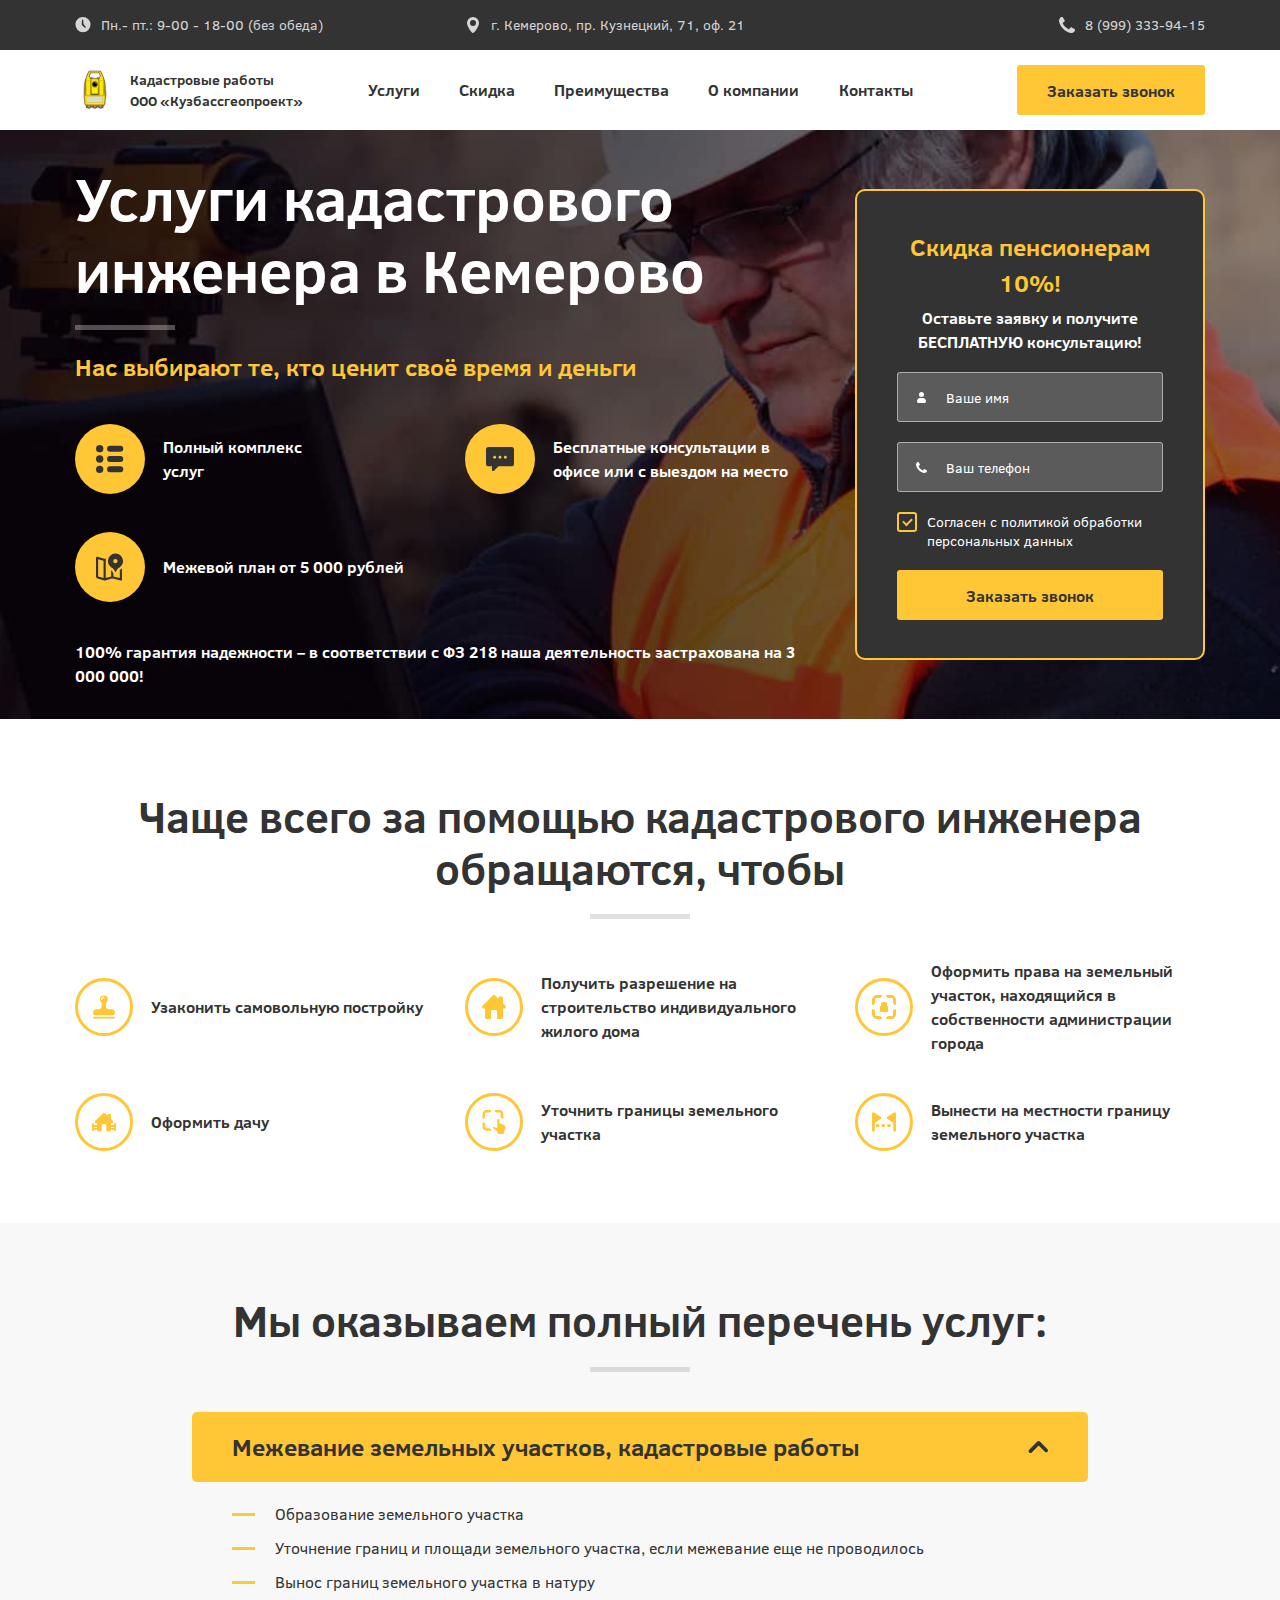
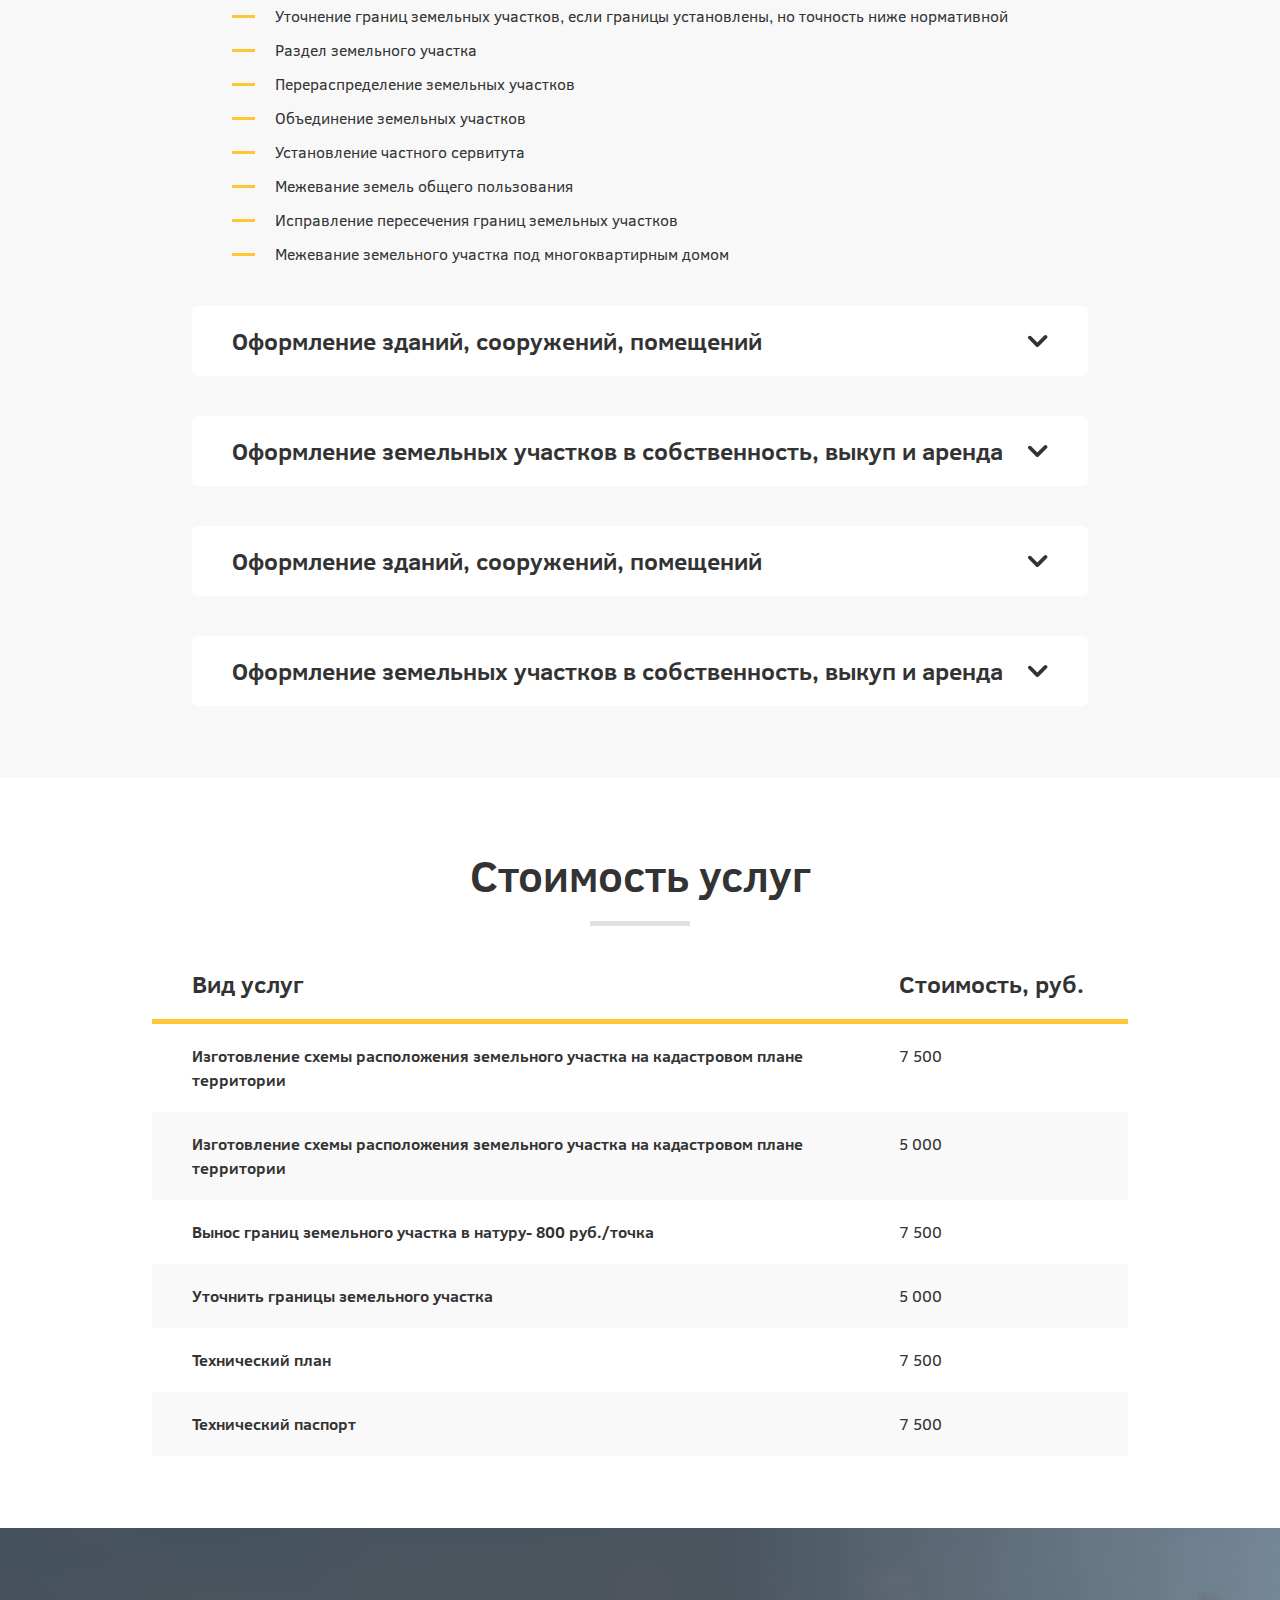
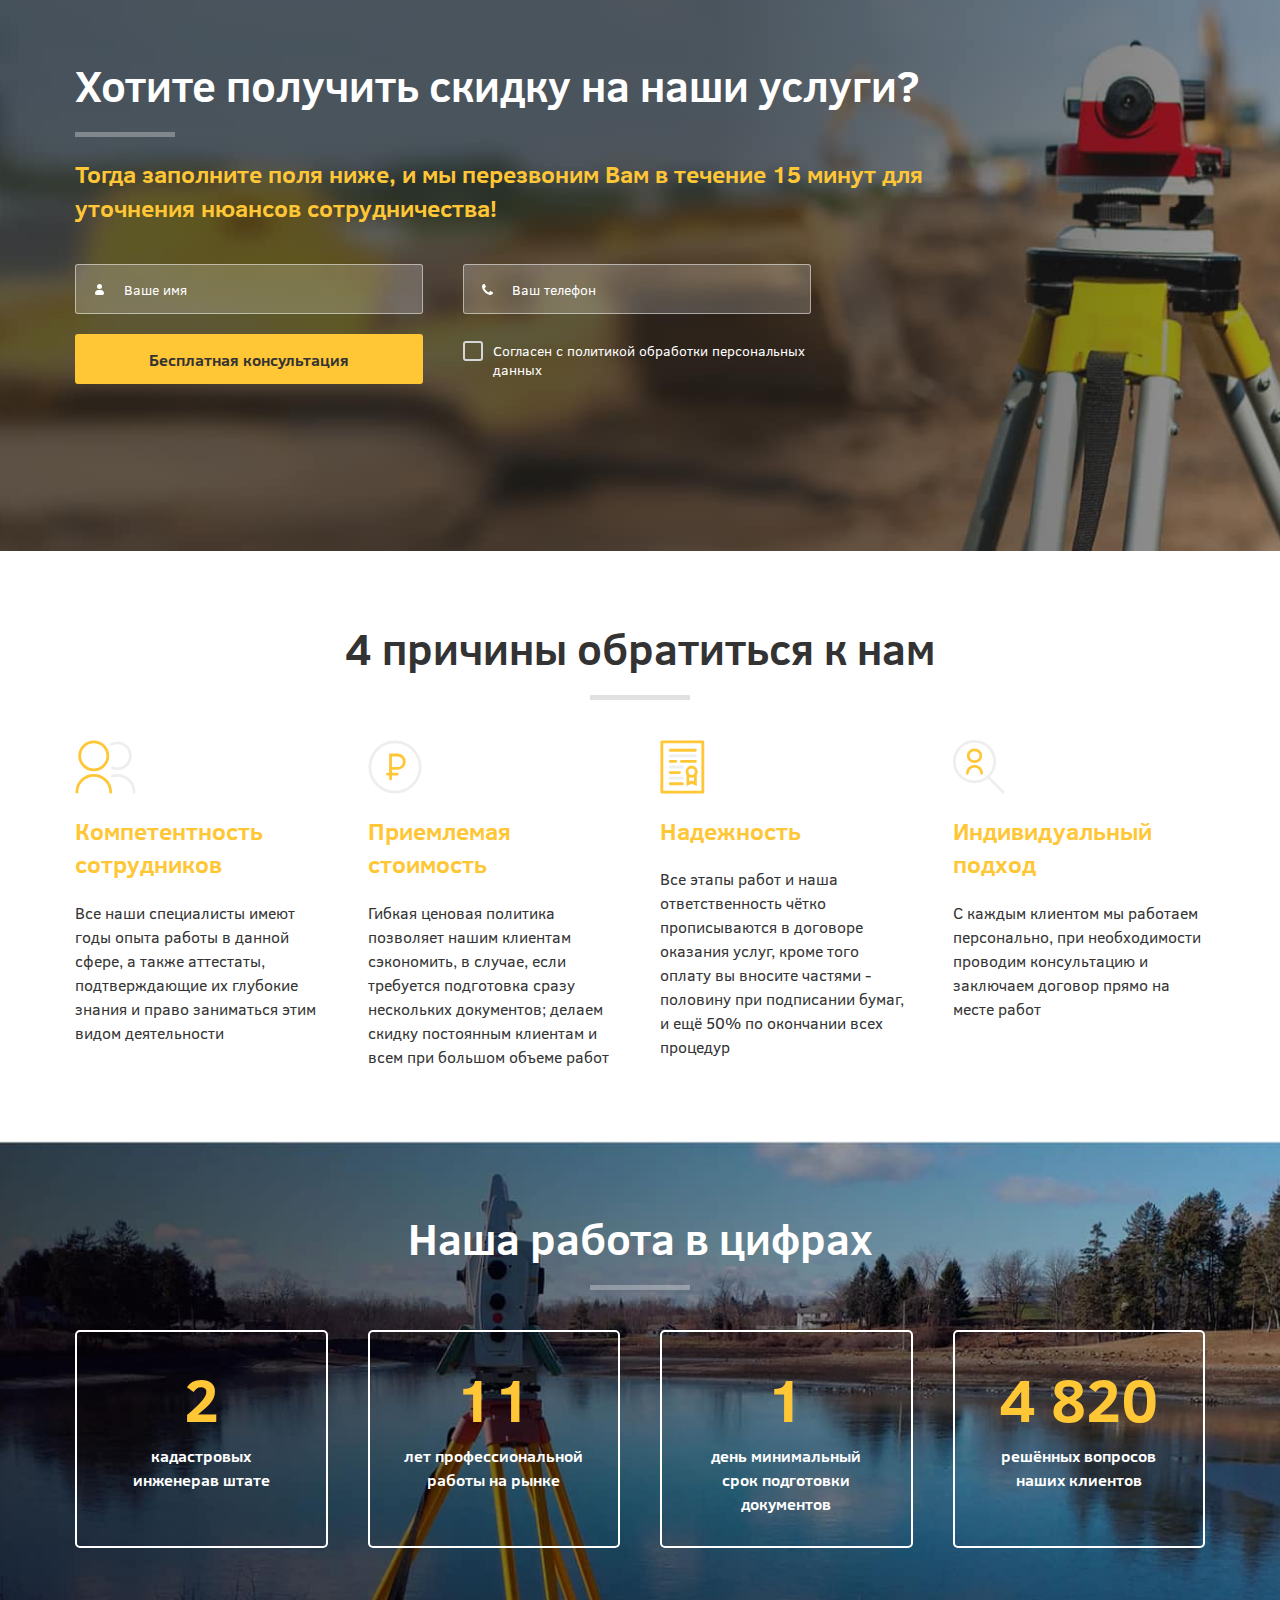
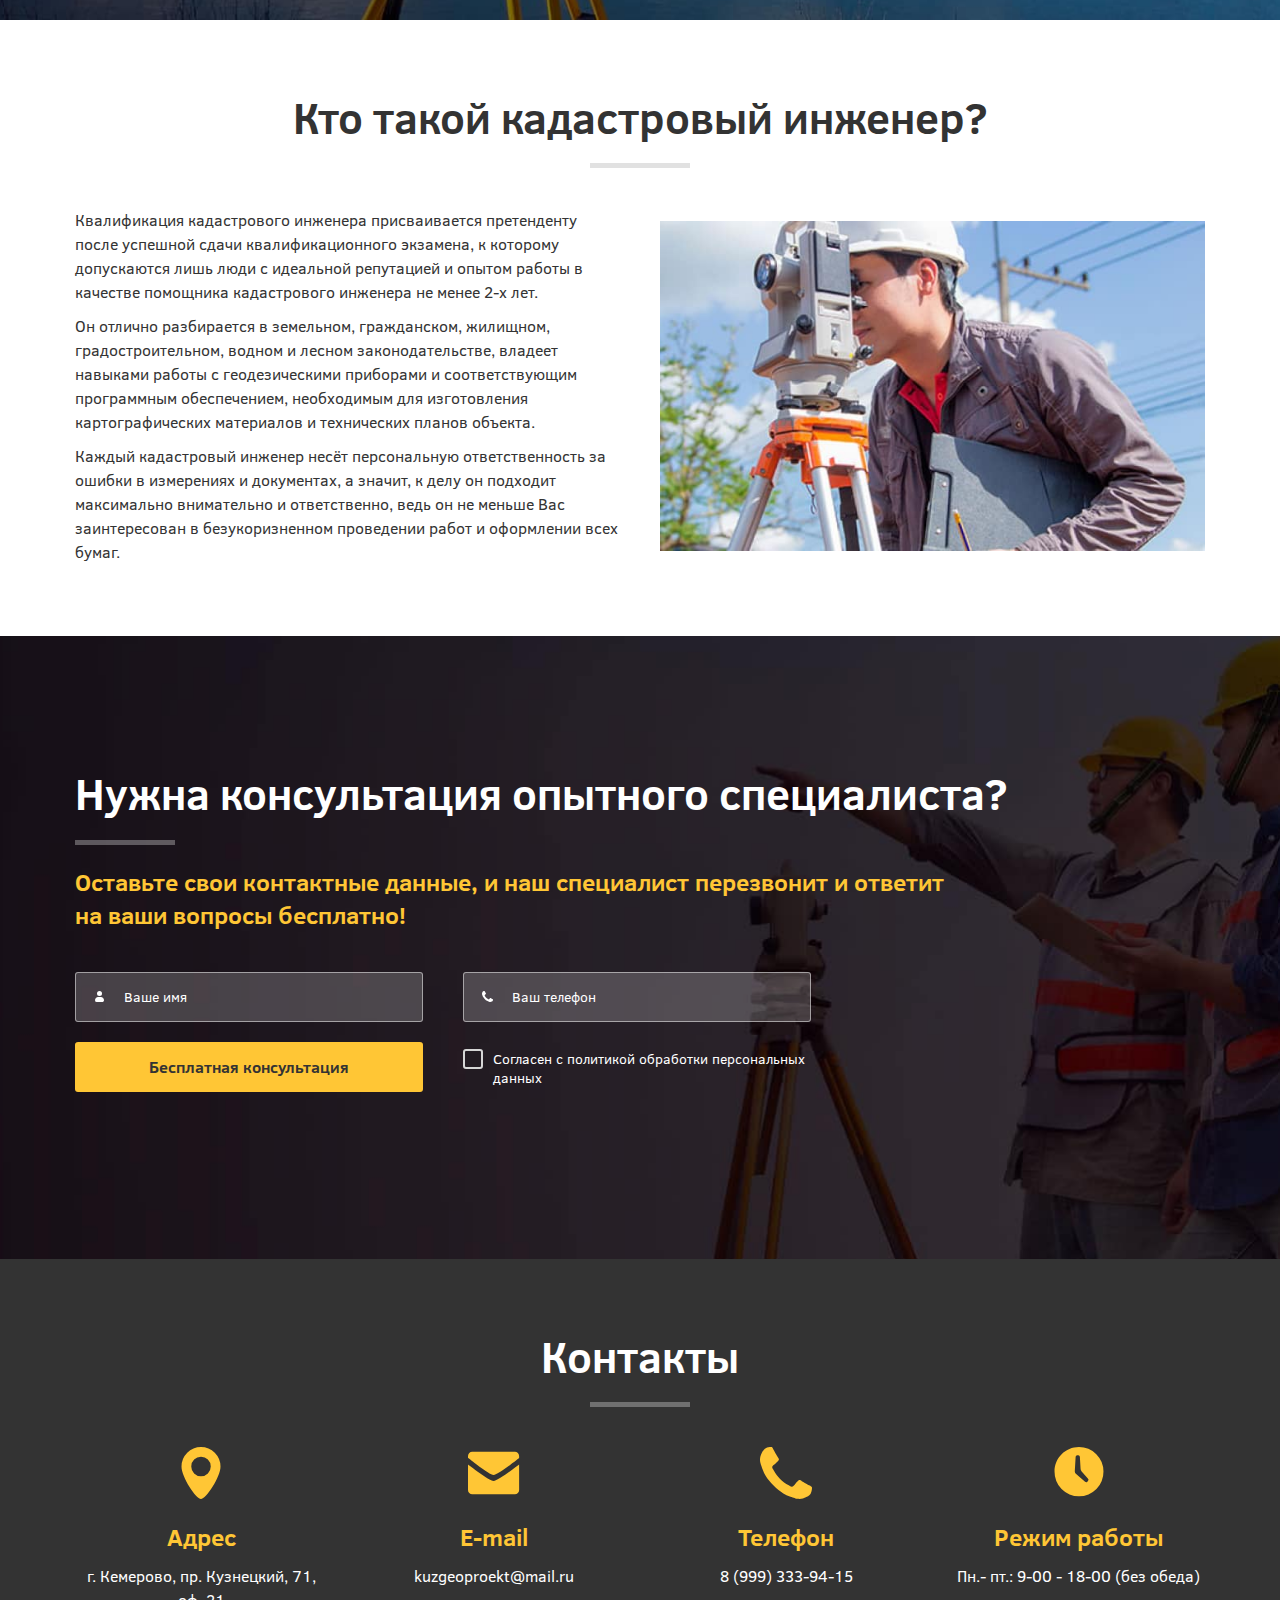
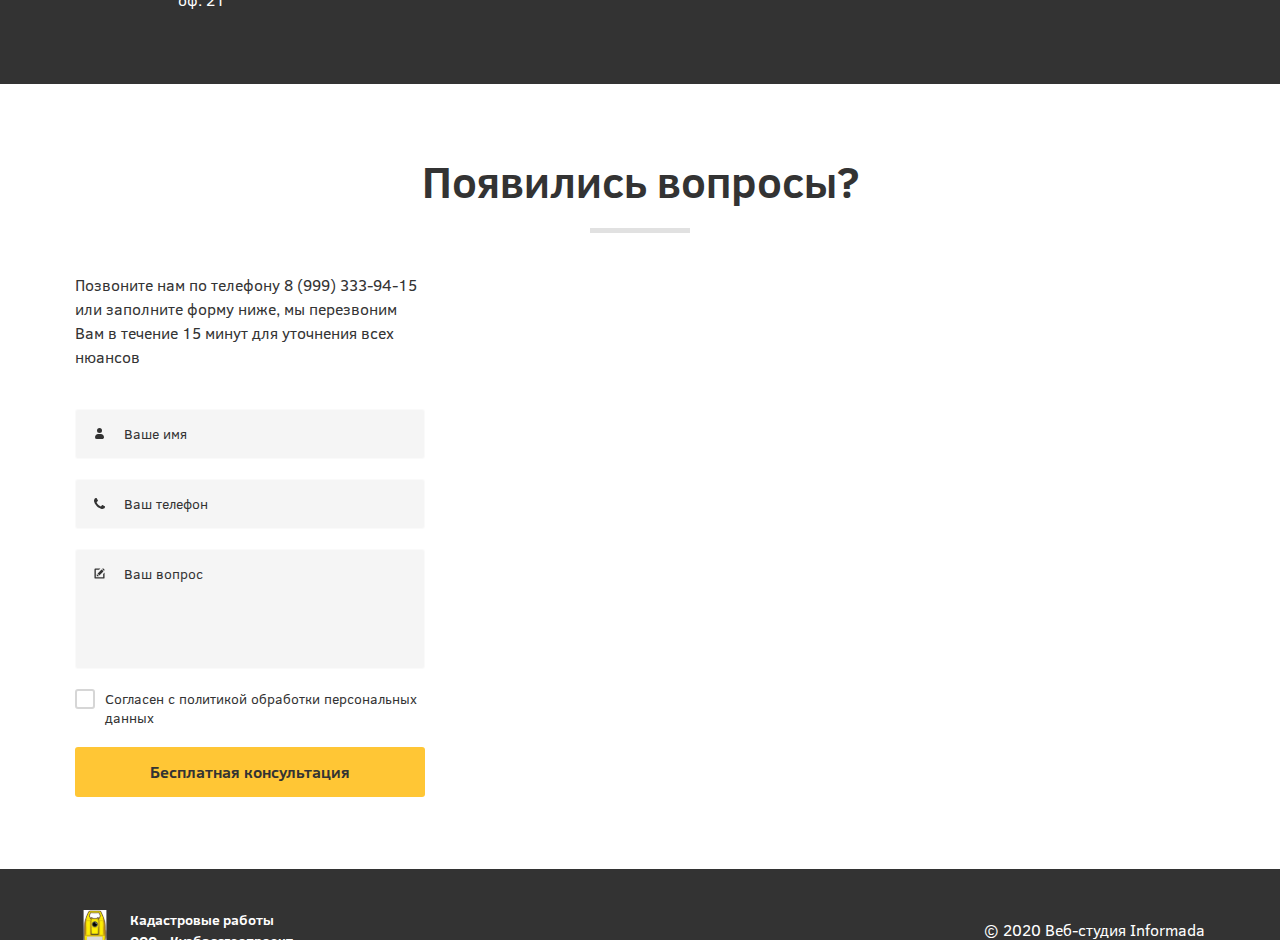
<file: index.html>
<!DOCTYPE html>
<html lang="ru">
<head>
	<meta http-equiv="Content-Type" content="text/html; charset=utf-8" />
	<meta name="format-detection" content="telephone=no">
	<meta name="viewport" content="width=device-width, initial-scale=1, user-scalable=no, maximum-scale=1">
	<link rel="icon" type="image/png" href="img/favicon.png" />
	<title> - Главная</title>
	<link rel="stylesheet" type="text/css" href="css/app.css" />
</head>
<body class="loaded">


<!-- BEGIN BODY -->
<div class="main-wrapper" id="up">

	<!-- BEGIN HEADER -->
	<header class="header">
		<div class="header__top header-sticky">
			<div class="container">
	
				<div class="row align-items-center">
					<div class="col-lg-4 col-md-5 hidden-md">
						<div class="header-contacts">
							<svg class="icon icon-clock"><use xlink:href="img/sprite.svg#clock"></use></svg>
							<span class="header-contacts__text">Пн.- пт.: 9-00 - 18-00 (без обеда)</span>
						</div>
					</div>
					<div class="col-lg-4 hidden-md ">
						<div class="header-contacts">
							<svg class="icon icon-location"><use xlink:href="img/sprite.svg#location"></use></svg>
							<span class="header-contacts__text">г. Кемерово, пр. Кузнецкий, 71, оф. 21</span>
						</div>
					</div>
					<div class="col-lg-4 col-9 ">
						<div class="header-contacts text-right">
							<svg class="icon icon-phone"><use xlink:href="img/sprite.svg#phone"></use></svg>
							<a href="tel:89993339415" class="header-contacts__text">8 (999) 333-94-15</a>
						</div>
						
					</div>
					<div class="col-3 visible-md">
						
						<a href="#" class="mm-toggle burger header__burger">
							<div class="burger__icon"></div>
						</a>
					</div>
				</div>
			</div>
		</div>
		<div class="header__bottom">
			<div class="container ">
				<div class="row align-items-center">
					<div class="col-xxl-4 col-lg-3 col-sm-6">
						<a href="#" class="header__logo logo">
							<img src="img/logo.svg" alt="" class="logo__img">
							<span class="logo__slogan">Кадастровые работы <br>ООО «Кузбассгеопроект»</span>
						</a>
					</div>
					<div class="col-lg-6 hidden-md">
						<nav class="navbar">
							<ul class="nav">
								<li class="nav__item">
									<a href="#" class="nav__link">Услуги</a>
								</li>
								<li class="nav__item">
									<a href="#" class="nav__link">Скидка</a>
								</li>
								<li class="nav__item">
									<a href="#" class="nav__link">Преимущества</a>
								</li>
								<li class="nav__item">
									<a href="#" class="nav__link">О компании</a>
								</li>
								<li class="nav__item">
									<a href="#" class="nav__link">Контакты</a>
								</li>
							</ul>
						</nav>
					</div>
					<div class="col-xxl-2 col-lg-3 col-sm-6 text-right">
						<a href="#popup-callback" class="btn header__btn open-popup-link">Заказать звонок</a>
					</div>
				</div>
				
			</div>
		</div>
		
		
		<div class="mobile-navbar ">
			<div class="mobile-navbar__container">
				<div class="mobile-navbar__header">
					<div class="mobile-navbar__close mm-toggle"></div>
				</div>
				<div class="mobile-navbar__main">
					<ul class="mobile-menu">
						<li class="mobile-menu__item">
							<a href="#" class="mobile-menu__link">Услуги</a>
						</li>
						<li class="mobile-menu__item">
							<a href="#" class="mobile-menu__link">Скидка</a>
						</li>
						<li class="mobile-menu__item">
							<a href="#" class="mobile-menu__link">Преимущества</a>
						</li>
						<li class="mobile-menu__item">
							<a href="#" class="mobile-menu__link">О компании</a>
						</li>
						<li class="mobile-menu__item">
							<a href="#" class="mobile-menu__link">Контакты</a>
						</li>
					</ul>
				</div>
				<div class="mobile-navbar__footer">
					
					<div class="header-contacts">
						<svg class="icon icon-clock"><use xlink:href="img/sprite.svg#clock"></use></svg>
						<span class="header-contacts__text">Пн.- пт.: 9-00 - 18-00 (без обеда)</span>
					</div>
				
					<div class="header-contacts">
						<svg class="icon icon-location"><use xlink:href="img/sprite.svg#location"></use></svg>
						<span class="header-contacts__text">г. Кемерово, пр. Кузнецкий, 71, оф. 21</span>
					</div>
					
					
				</div>
			</div>
			<div class="mobile-navbar__overlay mm-toggle"></div>
		</div>
	</header>
	<!-- HEADER EOF   -->

	<!-- BEGIN MAIN -->
	<main class="main">
		<section class="promo section section--img" style="background-image: url('img/promo.jpg')">
			<div class="container">
				<div class="row align-items-center">
					<div class="col-xl-8 col-lg-7">
						<div class="section__head section__head--left">
							<h1 class="section__title">Услуги кадастрового инженера в Кемерово</h1>
							<h4 class="section__subtitle">Нас выбирают те, кто ценит своё время и деньги</h4>
						</div>
						<ul class="icons-list icons-list--margin row">
							<li class="icons-list__item col-xxl-4 col-xl-6 col-lg-12 col-md-6">
								<div class="icons-list__icon"><svg class="icon icon-list"><use xlink:href="img/sprite.svg#list"></use></svg></div>
								<div class="icons-list__text">Полный комплекс <br>услуг</div>
							</li>
							<li class="icons-list__item col-xxl-4 col-xl-6 col-lg-12 col-md-6">
								<div class="icons-list__icon"><svg class="icon icon-chat"><use xlink:href="img/sprite.svg#chat"></use></svg></div>
								<div class="icons-list__text">Бесплатные консультации в офисе или с выездом на место</div>
							</li>
							<li class="icons-list__item col-xxl-4 col-xl-6 col-lg-12 col-md-6">
								<div class="icons-list__icon"><svg class="icon icon-map"><use xlink:href="img/sprite.svg#map"></use></svg></div>
								<div class="icons-list__text">Межевой план от 5 000 рублей</div>
							</li>
						</ul>

						<p><strong>100% гарантия надежности – в соответствии с ФЗ 218 наша деятельность застрахована на 3 000 000!</strong></p>
					</div>
					<div class="col-xl-4 col-lg-5">
						<div class="box-form">
							<div class="box-form__title">Скидка пенсионерам 10%!</div>
							<p><strong>Оставьте заявку и получите БЕСПЛАТНУЮ консультацию!</strong></p>

							<form action="#">
								<div class="form-field form-field--icon">
									<input type="text" class="form-input form-input--light" placeholder="Ваше имя">
									<div class="form-icon">
										<svg class="icon icon-person"><use xlink:href="img/sprite.svg#person"></use></svg>
									</div>
								</div>
								<div class="form-field form-field--icon">
									<input type="tel" class="form-input form-input--light tel" placeholder="Ваш телефон">
									<div class="form-icon">
										<svg class="icon icon-phone"><use xlink:href="img/sprite.svg#phone"></use></svg>
									</div>
								</div>
								<div class="form-field">
									<label class="checkbox">
										<input type="checkbox" checked="">
										<span class="checkbox__figure"></span>
										<span class="checkbox__text">Согласен с политикой обработки персональных данных</span>
									</label>
								</div>
								<input type="submit" class="btn btn--block" value="Заказать звонок">
							</form>
						</div>
					</div>
				</div>
			</div>
		</section>

		<section class="section support">
			<div class="container">
				<div class="section__head">
					<h2 class="section__title">Чаще всего за помощью кадастрового инженера обращаются, чтобы</h2>
				</div>

				<ul class="icons-list  icons-list--br icons-list--sm row">
					<li class="icons-list__item col-xl-4 col-md-6">
						<div class="icons-list__icon"><svg class="icon icon-pawn"><use xlink:href="img/sprite.svg#pawn"></use></svg></div>
						<div class="icons-list__text">Узаконить самовольную постройку</div>
					</li>
					<li class="icons-list__item col-xl-4 col-md-6">
						<div class="icons-list__icon"><svg class="icon icon-home"><use xlink:href="img/sprite.svg#home"></use></svg></div>
						<div class="icons-list__text">Получить разрешение на строительство индивидуального жилого дома</div>
					</li>
					<li class="icons-list__item col-xl-4 col-md-6">
						<div class="icons-list__icon"><svg class="icon icon-castle"><use xlink:href="img/sprite.svg#castle"></use></svg></div>
						<div class="icons-list__text">Оформить права на земельный участок, находящийся в собственности администрации города</div>
					</li>
					<li class="icons-list__item col-xl-4 col-md-6">
						<div class="icons-list__icon"><svg class="icon icon-home2"><use xlink:href="img/sprite.svg#home2"></use></svg></div>
						<div class="icons-list__text">Оформить дачу</div>
					</li>
					<li class="icons-list__item col-xl-4 col-md-6">
						<div class="icons-list__icon"><svg class="icon icon-border"><use xlink:href="img/sprite.svg#border"></use></svg></div>
						<div class="icons-list__text">Уточнить границы земельного участка</div>
					</li>
					<li class="icons-list__item col-xl-4 col-md-6">
						<div class="icons-list__icon"><svg class="icon icon-plot"><use xlink:href="img/sprite.svg#plot"></use></svg></div>
						<div class="icons-list__text">Вынести на местности границу земельного участка</div>
					</li>
				</ul>
			</div>
		</section>

		<section class="section  section--gray">
			<div class="container">
				<div class="section__head">
					<h2 class="section__title">Мы оказываем полный перечень услуг:</h2>
				</div>

				<div class="accordion">
					<div class="accordion__item">
						<div class="accordion__head accordion-item is-active">
							<div class="accordion__title">Межевание земельных участков, кадастровые работы</div>
							<span class="accordion__caret">
								<svg class="icon icon-arrow-down"><use xlink:href="img/sprite.svg#arrow-down"></use></svg>
							</span>
						</div>
						<div class="accordion__body accordion-body">
							<ul class="dash-list">
								<li>Образование земельного участка</li>
								<li>Уточнение границ и площади земельного участка, если межевание еще не проводилось</li>
								<li>Вынос границ земельного участка в натуру</li>
								<li>Уточнение границ земельных участков, если границы установлены, но точность ниже нормативной</li>
								<li>Раздел земельного участка</li>
								<li>Перераспределение земельных участков</li>
								<li>Объединение земельных участков</li>
								<li>Установление частного сервитута</li>
								<li>Межевание земель общего пользования</li>
								<li>Исправление пересечения границ земельных участков</li>
								<li>Межевание земельного участка под многоквартирным домом</li>
							</ul>
						</div>
					</div>
					<div class="accordion__item">
						<div class="accordion__head accordion-item ">
							<div class="accordion__title">Оформление зданий, сооружений, помещений</div>
							<span class="accordion__caret">
								<svg class="icon icon-arrow-down"><use xlink:href="img/sprite.svg#arrow-down"></use></svg>
							</span>
						</div>
						<div class="accordion__body accordion-body" style="display: none;">
							<ul class="dash-list">
								<li>Образование земельного участка</li>
								<li>Уточнение границ и площади земельного участка, если межевание еще не проводилось</li>
								<li>Вынос границ земельного участка в натуру</li>
								<li>Уточнение границ земельных участков, если границы установлены, но точность ниже нормативной</li>
								<li>Раздел земельного участка</li>
								<li>Перераспределение земельных участков</li>
								<li>Объединение земельных участков</li>
								<li>Установление частного сервитута</li>
								<li>Межевание земель общего пользования</li>
								<li>Исправление пересечения границ земельных участков</li>
								<li>Межевание земельного участка под многоквартирным домом</li>
							</ul>
						</div>
					</div>
					<div class="accordion__item">
						<div class="accordion__head accordion-item ">
							<div class="accordion__title">Оформление земельных участков в собственность, выкуп и аренда</div>
							<span class="accordion__caret">
								<svg class="icon icon-arrow-down"><use xlink:href="img/sprite.svg#arrow-down"></use></svg>
							</span>
						</div>
						<div class="accordion__body accordion-body" style="display: none;">
							<ul class="dash-list">
								<li>Образование земельного участка</li>
								<li>Уточнение границ и площади земельного участка, если межевание еще не проводилось</li>
								<li>Вынос границ земельного участка в натуру</li>
								<li>Уточнение границ земельных участков, если границы установлены, но точность ниже нормативной</li>
								<li>Раздел земельного участка</li>
								<li>Перераспределение земельных участков</li>
								<li>Объединение земельных участков</li>
								<li>Установление частного сервитута</li>
								<li>Межевание земель общего пользования</li>
								<li>Исправление пересечения границ земельных участков</li>
								<li>Межевание земельного участка под многоквартирным домом</li>
							</ul>
						</div>
					</div>
					<div class="accordion__item">
						<div class="accordion__head accordion-item ">
							<div class="accordion__title">Оформление зданий, сооружений, помещений</div>
							<span class="accordion__caret">
								<svg class="icon icon-arrow-down"><use xlink:href="img/sprite.svg#arrow-down"></use></svg>
							</span>
						</div>
						<div class="accordion__body accordion-body" style="display: none;">
							<ul class="dash-list">
								<li>Образование земельного участка</li>
								<li>Уточнение границ и площади земельного участка, если межевание еще не проводилось</li>
								<li>Вынос границ земельного участка в натуру</li>
								<li>Уточнение границ земельных участков, если границы установлены, но точность ниже нормативной</li>
								<li>Раздел земельного участка</li>
								<li>Перераспределение земельных участков</li>
								<li>Объединение земельных участков</li>
								<li>Установление частного сервитута</li>
								<li>Межевание земель общего пользования</li>
								<li>Исправление пересечения границ земельных участков</li>
								<li>Межевание земельного участка под многоквартирным домом</li>
							</ul>
						</div>
					</div>
					<div class="accordion__item">
						<div class="accordion__head accordion-item ">
							<div class="accordion__title">Оформление земельных участков в собственность, выкуп и аренда</div>
							<span class="accordion__caret">
								<svg class="icon icon-arrow-down"><use xlink:href="img/sprite.svg#arrow-down"></use></svg>
							</span>
						</div>
						<div class="accordion__body accordion-body" style="display: none;">
							<ul class="dash-list">
								<li>Образование земельного участка</li>
								<li>Уточнение границ и площади земельного участка, если межевание еще не проводилось</li>
								<li>Вынос границ земельного участка в натуру</li>
								<li>Уточнение границ земельных участков, если границы установлены, но точность ниже нормативной</li>
								<li>Раздел земельного участка</li>
								<li>Перераспределение земельных участков</li>
								<li>Объединение земельных участков</li>
								<li>Установление частного сервитута</li>
								<li>Межевание земель общего пользования</li>
								<li>Исправление пересечения границ земельных участков</li>
								<li>Межевание земельного участка под многоквартирным домом</li>
							</ul>
						</div>
					</div>
					
				</div>
			</div>
		</section>

		<section class="section prices">
			<div class="container">
				<div class="section__head">
					<h2 class="section__title">Стоимость услуг</h2>
				</div>

				<div class="price-list">
					<div class="price-list__tr row ">
						<div class="price-list__th col-lg-9 col-md-8 col-7">Вид услуг</div>
						<div class="price-list__th col-lg-3 col-md-4 col-5">Стоимость, руб.</div>
					</div>
					<div class="price-list__tr row">
						<div class="price-list__td col-lg-9 col-md-8 col-7">
							<div class="font-700">Изготовление схемы расположения земельного участка на кадастровом плане территории</div>
						</div>
						<div class="price-list__td col-lg-3 col-md-4 col-5">7 500</div>
					</div>
					<div class="price-list__tr row">
						<div class="price-list__td col-lg-9 col-md-8 col-7">
							<div class="font-700">Изготовление схемы расположения земельного участка на кадастровом плане территории</div>
						</div>
						<div class="price-list__td col-lg-3 col-md-4 col-5">5 000</div>
					</div>

					<div class="price-list__tr row">
						<div class="price-list__td col-lg-9 col-md-8 col-7">
							<div class="font-700">Вынос границ земельного участка в натуру- 800 руб./точка</div>
						</div>
						<div class="price-list__td col-lg-3 col-md-4 col-5">7 500</div>
					</div>
					<div class="price-list__tr row">
						<div class="price-list__td col-lg-9 col-md-8 col-7">
							<div class="font-700">Уточнить границы земельного участка	</div>
						</div>
						<div class="price-list__td col-lg-3 col-md-4 col-5">5 000</div>
					</div>
					<div class="price-list__tr row">
						<div class="price-list__td col-lg-9 col-md-8 col-7">
							<div class="font-700">Технический план	</div>
						</div>
						<div class="price-list__td col-lg-3 col-md-4 col-5">7 500</div>
					</div>
					<div class="price-list__tr row">
						<div class="price-list__td col-lg-9 col-md-8 col-7">
							<div class="font-700">Технический паспорт</div>
						</div>
						<div class="price-list__td col-lg-3 col-md-4 col-5">7 500</div>
					</div>
				</div>
			</div>
		</section>	

		<section class="section section--img consultation" style="background-image: url('img/feedback.jpg')">
			<div class="container">
				<div class="section__head section__head--left">
					<h2 class="section__title">Хотите получить скидку на наши услуги?</h2>
					<h4 class="section__subtitle">Тогда заполните поля ниже, и мы перезвоним Вам в течение 15 минут для <br>уточнения нюансов сотрудничества!</h4>
				</div>

				<div class="consultation-form">
					<form action="#">
						<div class="row">
							<div class="col-md-6">
								<div class="form-field form-field--icon">
									<input type="text" class="form-input form-input--light" placeholder="Ваше имя">
									<div class="form-icon">
										<svg class="icon icon-person"><use xlink:href="img/sprite.svg#person"></use></svg>
									</div>
								</div>
							</div>
							<div class="col-md-6">
								<div class="form-field form-field--icon">
									<input type="tel" class="form-input form-input--light tel" placeholder="Ваш телефон">
									<div class="form-icon">
										<svg class="icon icon-phone"><use xlink:href="img/sprite.svg#phone"></use></svg>
									</div>
								</div>
							</div>
							<div class="col-md-6 order-md-1">
								<div class="form-field">
									<label class="checkbox">
										<input type="checkbox">
										<span class="checkbox__figure"></span>
										<span class="checkbox__text">Согласен с политикой обработки персональных данных</span>
									</label>
								</div>
							</div>
							<div class="col-md-6 ">
								<input type="submit" class="btn btn--block" value="Бесплатная консультация">
							</div>
						</div>
					</form>
				</div>
			</div>
		</section>

		<section class="section benefits">
			<div class="container">
				<div class="section__head">
					<h2 class="section__title">4 причины обратиться к нам</h2>
				</div>

				<div class="benefits-wrap row">
					<div class="col-xl-3 col-sm-6">
						<div class="benefits-item">
							<div class="benefits-item__icon"><img src="img/users.svg" alt=""></div>
							<div class="benefits-item__title">Компетентность сотрудников</div>
							<div class="benefits-item__text">Все наши специалисты имеют годы опыта работы в данной сфере, а также аттестаты, подтверждающие их глубокие знания и право заниматься этим видом деятельности</div>
						</div>
					</div>
					<div class="col-xl-3 col-sm-6">
						<div class="benefits-item">
							<div class="benefits-item__icon"><img src="img/ruble.svg" alt=""></div>
							<div class="benefits-item__title">Приемлемая <br>стоимость</div>
							<div class="benefits-item__text">Гибкая ценовая политика позволяет нашим клиентам сэкономить, в случае, если требуется подготовка сразу нескольких документов; делаем скидку постоянным клиентам и всем при большом объеме работ</div>
						</div>
					</div>
					<div class="col-xl-3 col-sm-6">
						<div class="benefits-item">
							<div class="benefits-item__icon"><img src="img/list.svg" alt=""></div>
							<div class="benefits-item__title">Надежность</div>
							<div class="benefits-item__text">Все этапы работ и наша ответственность чётко прописываются в договоре оказания услуг, кроме того оплату вы вносите частями - половину при подписании бумаг, и ещё 50% по окончании всех процедур</div>
						</div>
					</div>
					<div class="col-xl-3 col-sm-6">
						<div class="benefits-item">
							<div class="benefits-item__icon"><img src="img/user-zoom.svg" alt=""></div>
							<div class="benefits-item__title">Индивидуальный <br>подход</div>
							<div class="benefits-item__text">С каждым клиентом мы работаем персонально, при необходимости проводим консультацию и заключаем договор прямо на месте работ</div>
						</div>
					</div>
				</div>
			</div>
		</section>

		<section class="section section--img w-counter" style="background-image: url('img/counter.jpg')">
			<div class="container">
				<div class="section__head">
					<h2 class="section__title">Наша работа в цифрах</h2>
				</div>

				<div class="w-counter-wrap row">
					<div class="col-xl-3 col-sm-6 w-counter-wrap__item">
						<div class="w-counter-item">
							<div class="w-counter-item__num">2</div>
							<div class="w-counter-item__text">кадастровых инженерав штате</div>
						</div>
					</div>
					<div class="col-xl-3 col-sm-6 w-counter-wrap__item">
						<div class="w-counter-item">
							<div class="w-counter-item__num">11</div>
							<div class="w-counter-item__text">лет профессиональной работы на рынке</div>
						</div>
					</div>
					<div class="col-xl-3 col-sm-6 w-counter-wrap__item">
						<div class="w-counter-item">
							<div class="w-counter-item__num">1</div>
							<div class="w-counter-item__text">день минимальный срок подготовки документов</div>
						</div>
					</div>
					<div class="col-xl-3 col-sm-6 w-counter-wrap__item">
						<div class="w-counter-item">
							<div class="w-counter-item__num">4 820</div>
							<div class="w-counter-item__text">решённых вопросов наших клиентов</div>
						</div>
					</div>
				</div>
			</div>
		</section>

		<section class="section about" >
			<div class="container">
				<div class="section__head">
					<h2 class="section__title">Кто такой кадастровый инженер?</h2>
				</div>

				<div class="row about-wrap article-text">
					<div class="col-xl-6 order-xl-1 about-wrap__item">
						<img src="img/img.jpg" alt="" class="about-img"> 
					</div>
					<div class="col-xl-6 margin about-wrap__item">
						<p>Квалификация кадастрового инженера присваивается претенденту после успешной сдачи квалификационного экзамена, к которому допускаются лишь люди с идеальной репутацией и опытом работы в качестве помощника кадастрового инженера не менее 2-х лет.</p>
						<p>Он отлично разбирается в земельном, гражданском, жилищном, градостроительном, водном и лесном законодательстве, владеет навыками работы с геодезическими приборами и соответствующим программным обеспечением, необходимым для изготовления картографических материалов и технических планов объекта.</p>
						<p>Каждый кадастровый инженер несёт персональную ответственность за ошибки в измерениях и документах, а значит, к делу он подходит максимально внимательно и ответственно, ведь он не меньше Вас заинтересован в безукоризненном проведении работ и оформлении всех бумаг.</p>
					</div>
				</div>
			</div>
		</section>

		<section class="section section--img consultation" style="background-image: url('img/feedback2.jpg')">
			<div class="container">
				<div class="section__head section__head--left">
					<h2 class="section__title">Нужна консультация опытного специалиста?</h2>
					<h4 class="section__subtitle">Оставьте свои контактные данные, и наш специалист перезвонит и ответит <br>на ваши вопросы бесплатно!</h4>
				</div>

				<div class="consultation-form">
					<form action="#">
						<div class="row">
							<div class="col-md-6">
								<div class="form-field form-field--icon">
									<input type="text" class="form-input form-input--light" placeholder="Ваше имя">
									<div class="form-icon">
										<svg class="icon icon-person"><use xlink:href="img/sprite.svg#person"></use></svg>
									</div>
								</div>
							</div>
							<div class="col-md-6">
								<div class="form-field form-field--icon">
									<input type="tel" class="form-input form-input--light tel" placeholder="Ваш телефон">
									<div class="form-icon">
										<svg class="icon icon-phone"><use xlink:href="img/sprite.svg#phone"></use></svg>
									</div>
								</div>
							</div>
							<div class="col-md-6 order-md-1">
								<div class="form-field">
									<label class="checkbox">
										<input type="checkbox">
										<span class="checkbox__figure"></span>
										<span class="checkbox__text">Согласен с политикой обработки персональных данных</span>
									</label>
								</div>
							</div>
							<div class="col-md-6 ">
								<input type="submit" class="btn btn--block" value="Бесплатная консультация">
							</div>
						</div>
					</form>
				</div>
			</div>
		</section>

		<section class="section contacts" >
			<div class="container">
				<div class="section__head ">
					<h2 class="section__title">Контакты</h2>
					
				</div>

				<div class="row contacts-wrap">
					<div class="col-lg-3 col-sm-6">
						<div class="contacts-item">
							<div class="contacts-item__icon"><svg class="icon icon-location"><use xlink:href="img/sprite.svg#location"></use></svg></div>
							<div class="contacts-item__title">Адрес</div>
							<div class="contacts-item__text">г. Кемерово, пр. Кузнецкий, 71, оф. 21</div>
						</div>
					</div>
					<div class="col-lg-3 col-sm-6">
						<div class="contacts-item">
							<div class="contacts-item__icon"><svg class="icon icon-mail"><use xlink:href="img/sprite.svg#mail"></use></svg></div>
							<div class="contacts-item__title">E-mail</div>
							<div class="contacts-item__text"><a href="mailto:kuzgeoproekt@mail.ru">kuzgeoproekt@mail.ru</a></div>
						</div>
					</div>
					<div class="col-lg-3 col-sm-6">
						<div class="contacts-item">
							<div class="contacts-item__icon"><svg class="icon icon-phone"><use xlink:href="img/sprite.svg#phone"></use></svg></div>
							<div class="contacts-item__title">Телефон</div>
							<div class="contacts-item__text"><a href="tel:89993339415">8 (999) 333-94-15</a></div>
						</div>
					</div>
					<div class="col-lg-3 col-sm-6">
						<div class="contacts-item">
							<div class="contacts-item__icon"><svg class="icon icon-clock"><use xlink:href="img/sprite.svg#clock"></use></svg></div>
							<div class="contacts-item__title">Режим работы</div>
							<div class="contacts-item__text">Пн.- пт.: 9-00 - 18-00 (без обеда)</div>
						</div>
					</div>
				</div>
			</div>
		</section>

		<section class="section feedback" >
			<div class="container">
				<div class="section__head ">
					<h2 class="section__title">Появились вопросы?</h2>
					
				</div>

				<div class="row article-text">
					<div class="col-lg-4 col-md-6">
						<p>Позвоните нам по телефону 8 (999) 333-94-15 или заполните форму ниже, мы перезвоним Вам в течение 15 минут для уточнения всех нюансов</p>
						
						<div class="feedback-form">
							<form action="#">
								<div class="form-field form-field--icon">
									<input type="text" class="form-input" placeholder="Ваше имя">
									<div class="form-icon">
										<svg class="icon icon-person"><use xlink:href="img/sprite.svg#person"></use></svg>
									</div>
								</div>
							
								<div class="form-field form-field--icon">
									<input type="tel" class="form-input tel" placeholder="Ваш телефон">
									<div class="form-icon">
										<svg class="icon icon-phone"><use xlink:href="img/sprite.svg#phone"></use></svg>
									</div>
								</div>

								<div class="form-field form-field--icon">
									<textarea class="form-input" placeholder="Ваш вопрос"></textarea>
									<div class="form-icon">
										<svg class="icon icon-edit"><use xlink:href="img/sprite.svg#edit"></use></svg>
									</div>
								</div>
							
								<div class="form-field">
									<label class="checkbox">
										<input type="checkbox">
										<span class="checkbox__figure"></span>
										<span class="checkbox__text">Согласен с политикой обработки персональных данных</span>
									</label>
								</div>

								<input type="submit" class="btn btn--block" value="Бесплатная консультация">
									
								
							</form>
						</div>
					
					</div>
					<div class="col-lg-8 col-md-6">
						
					</div>
				</div>
			</div>
		</section>

		
		<a href="#up" class="up anchor" data-offset="">
			<svg class="icon icon-arrow-up"><use xlink:href="img/sprite.svg#arrow-up"></use></svg>
			<span class="up__text">вверх</span>
		</a>

	</main>
	<!-- MAIN EOF   -->
		
	<!-- BEGIN FOOTER -->
	<footer class="footer">
		
		<div class="container">
			<div class="row footer-wrap">
				<div class="col-lg-4 col-sm-6 footer-item">
					<a href="#" class="footer__logo logo">
						<img src="img/logo.svg" alt="" class="logo__img">
						<span class="logo__slogan">Кадастровые работы <br>ООО «Кузбассгеопроект»</span>
					</a>
				</div>
				<div class="col-lg-8 col-sm-6 footer-item text-right">
					<div class="copyright">&copy; 2020 Веб-студия Informada</div>
				</div>
			</div>
		</div>
	
	</footer>
	<!-- FOOTER EOF   -->

	
	
	<div id="popup-callback" class="popup mfp-hide">
		
		<h2 class="popup__title ">Оставьте заявку!</h2>
		<p><strong>Оставьте заявку и получите БЕСПЛАТНУЮ консультацию!</strong></p>
	
		<form action="#">
			<div class="form-field form-field--icon">
				<input type="text" class="form-input form-input--light" placeholder="Ваше имя">
				<div class="form-icon">
					<svg class="icon icon-person"><use xlink:href="img/sprite.svg#person"></use></svg>
				</div>
			</div>
			<div class="form-field form-field--icon">
				<input type="tel" class="form-input form-input--light tel" placeholder="Ваш телефон">
				<div class="form-icon">
					<svg class="icon icon-phone"><use xlink:href="img/sprite.svg#phone"></use></svg>
				</div>
			</div>
			<div class="form-field">
				<label class="checkbox">
					<input type="checkbox" checked="">
					<span class="checkbox__figure"></span>
					<span class="checkbox__text">Согласен с политикой обработки персональных данных</span>
				</label>
			</div>
			<input type="submit" class="btn btn--block" value="Заказать звонок">
		</form>
		
	</div>
	
	<div id="popup-thanks" class="popup mfp-hide">
		<h2 class="popup__title ">Заявка успешно отправлена!</h2>
	</div>

</div>
<!-- BODY EOF   -->
<div class="icon-load">
	<div class="ball a"></div>
	<div class="ball b"></div>
	<div class="ball c"></div>
</div>
<script src="js/all.js"></script>

</body>
</html>
</file>
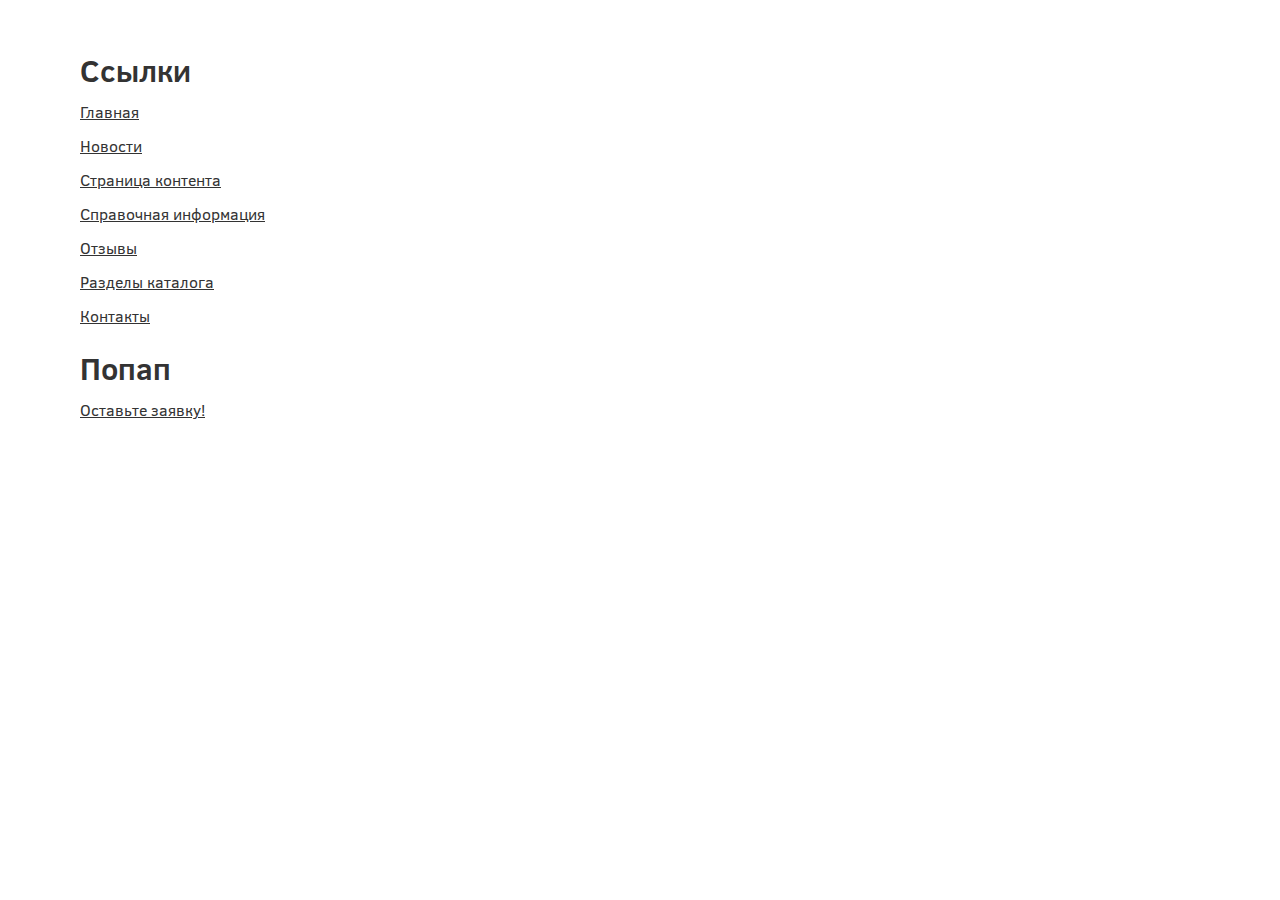
<file: links.html>
<!DOCTYPE html>
<html lang="ru">
<head>
	<meta http-equiv="Content-Type" content="text/html; charset=utf-8" />
	<meta name="format-detection" content="telephone=no">
	<meta name="viewport" content="width=device-width, initial-scale=1, user-scalable=no, maximum-scale=1">
	<title>Links</title>
	<link rel="stylesheet" type="text/css" href="css/app.css" />
			
</head>
<body class="loaded">
<style>
	.main-links .wrapper {max-width: 1200px;padding: 40px;margin: 0 auto;}
	.main-links ul {list-style: none; margin: 0; padding: 0;}
	.main-links li 	{margin-bottom: 10px;}
	.main-links a {color: #333;font-size: 16px;line-height: 20px; text-decoration: underline;}
	.main-links a:hover {color: #333;text-decoration: none;}
	.main-links h2 {width: 100%;font-size: 30px;line-height: 60px;color: #333;}
</style>

<div class="main-wrapper">
	<div class="main main-links">
		<div class="wrapper">
			
			<h2>Ссылки</h2>
			<div class="ul-wrap">
				<ul>
					<li><a href="index.html">Главная </a></li>
					<li><a href="news.html">Новости </a></li>
					<li><a href="article.html">Страница контента </a></li>
					<li><a href="reference.html">Справочная информация </a></li>
					<li><a href="reviews.html">Отзывы </a></li>
					<li><a href="services.html">Разделы каталога </a></li>
					<li><a href="contacts.html">Контакты </a></li>
				</ul>
				
			</div>

			<h2>Попап</h2>
			<div class="ul-wrap">
				<ul>
					<li><a href="#popup-callback" class="open-popup-link">Оставьте заявку!</a></li>
				</ul>
			</div>
		</div>
	</div>


</div>



<div id="popup-callback" class="popup mfp-hide">
	
	<h2 class="popup__title ">Оставьте заявку!</h2>
	<p><strong>Оставьте заявку и получите БЕСПЛАТНУЮ консультацию!</strong></p>

	<form action="#">
		<div class="form-field form-field--icon">
			<input type="text" class="form-input form-input--light" placeholder="Ваше имя">
			<div class="form-icon">
				<svg class="icon icon-person"><use xlink:href="img/sprite.svg#person"></use></svg>
			</div>
		</div>
		<div class="form-field form-field--icon">
			<input type="tel" class="form-input form-input--light tel" placeholder="Ваш телефон">
			<div class="form-icon">
				<svg class="icon icon-phone"><use xlink:href="img/sprite.svg#phone"></use></svg>
			</div>
		</div>
		<div class="form-field">
			<label class="checkbox">
				<input type="checkbox" checked="">
				<span class="checkbox__figure"></span>
				<span class="checkbox__text">Согласен с политикой обработки персональных данных</span>
			</label>
		</div>
		<input type="submit" class="btn btn--block" value="Заказать звонок">
	</form>
	
</div>

<div id="popup-thanks" class="popup mfp-hide">
	<h2 class="popup__title ">Заявка успешно отправлена!</h2>
</div>
<div class="icon-load">
	<div class="ball a"></div>
	<div class="ball b"></div>
	<div class="ball c"></div>
</div>
<script src="js/all.js"></script>
</body>
</html>
</file>
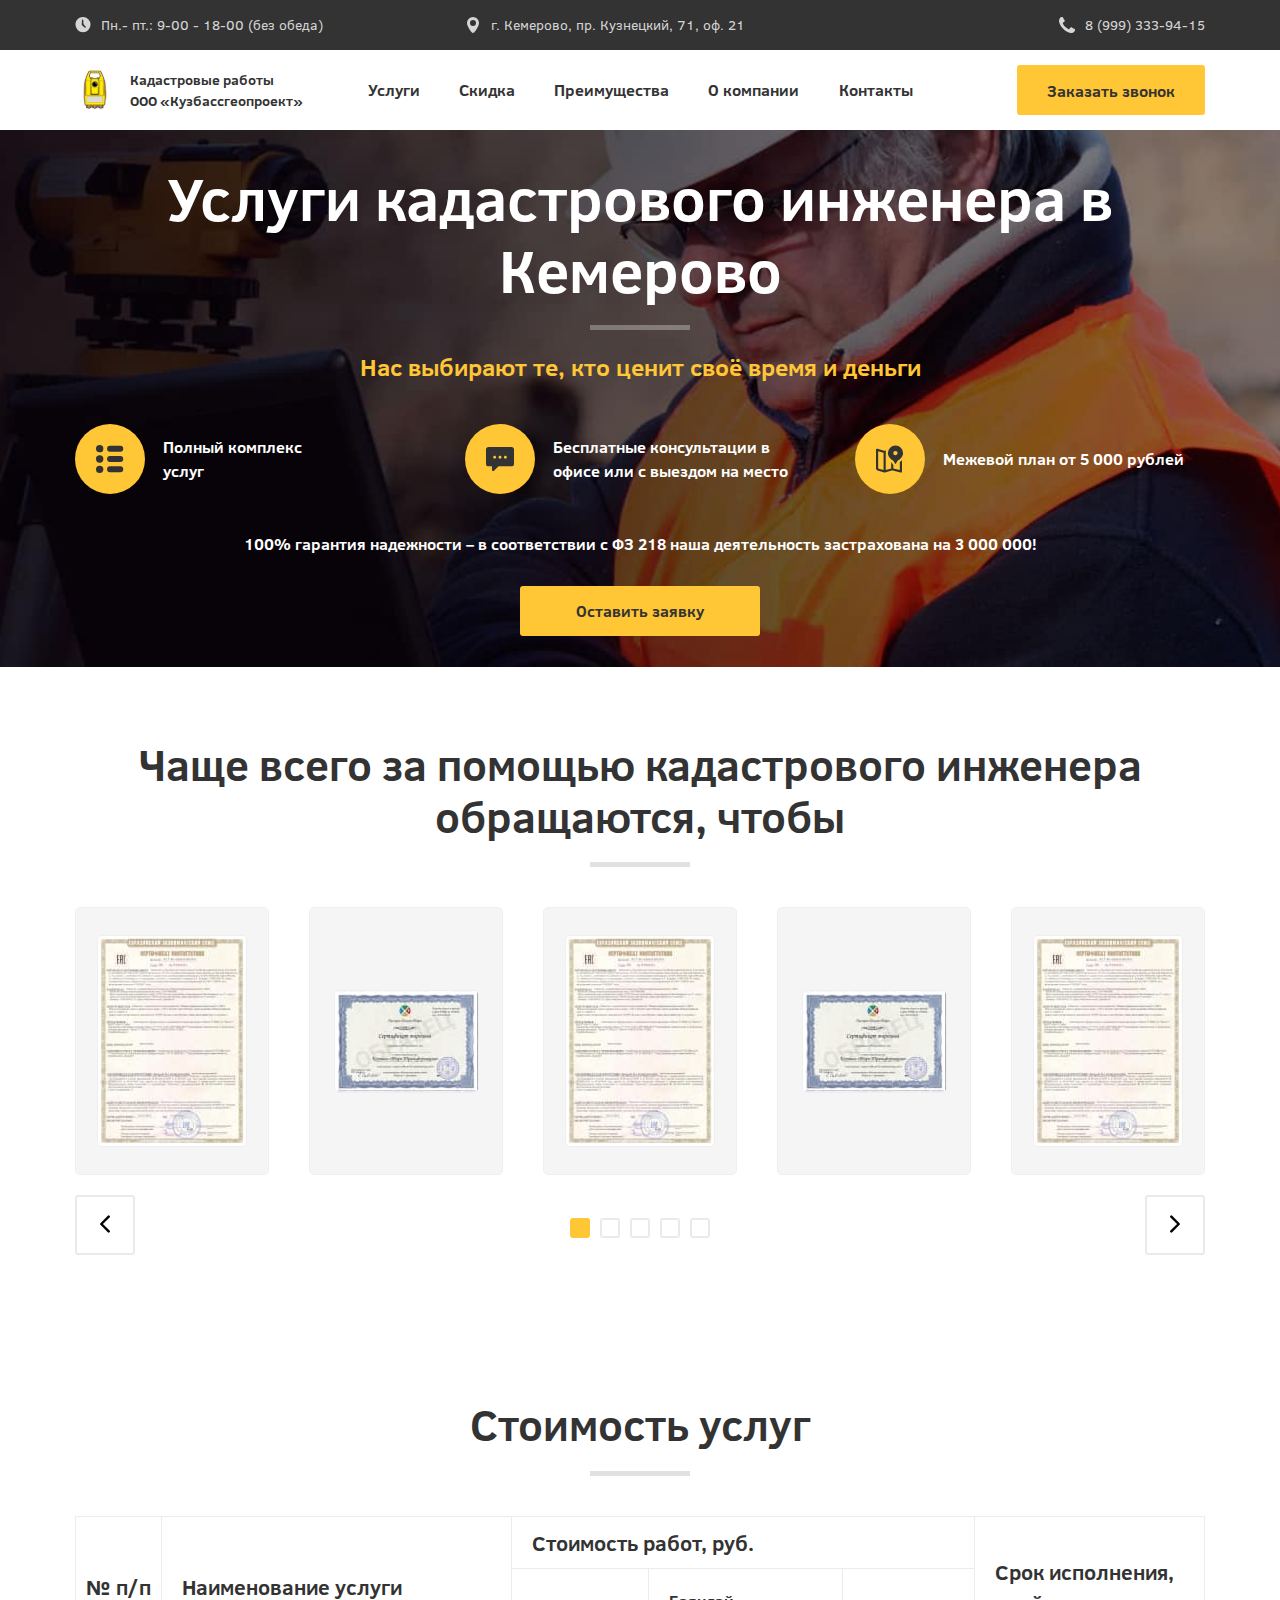
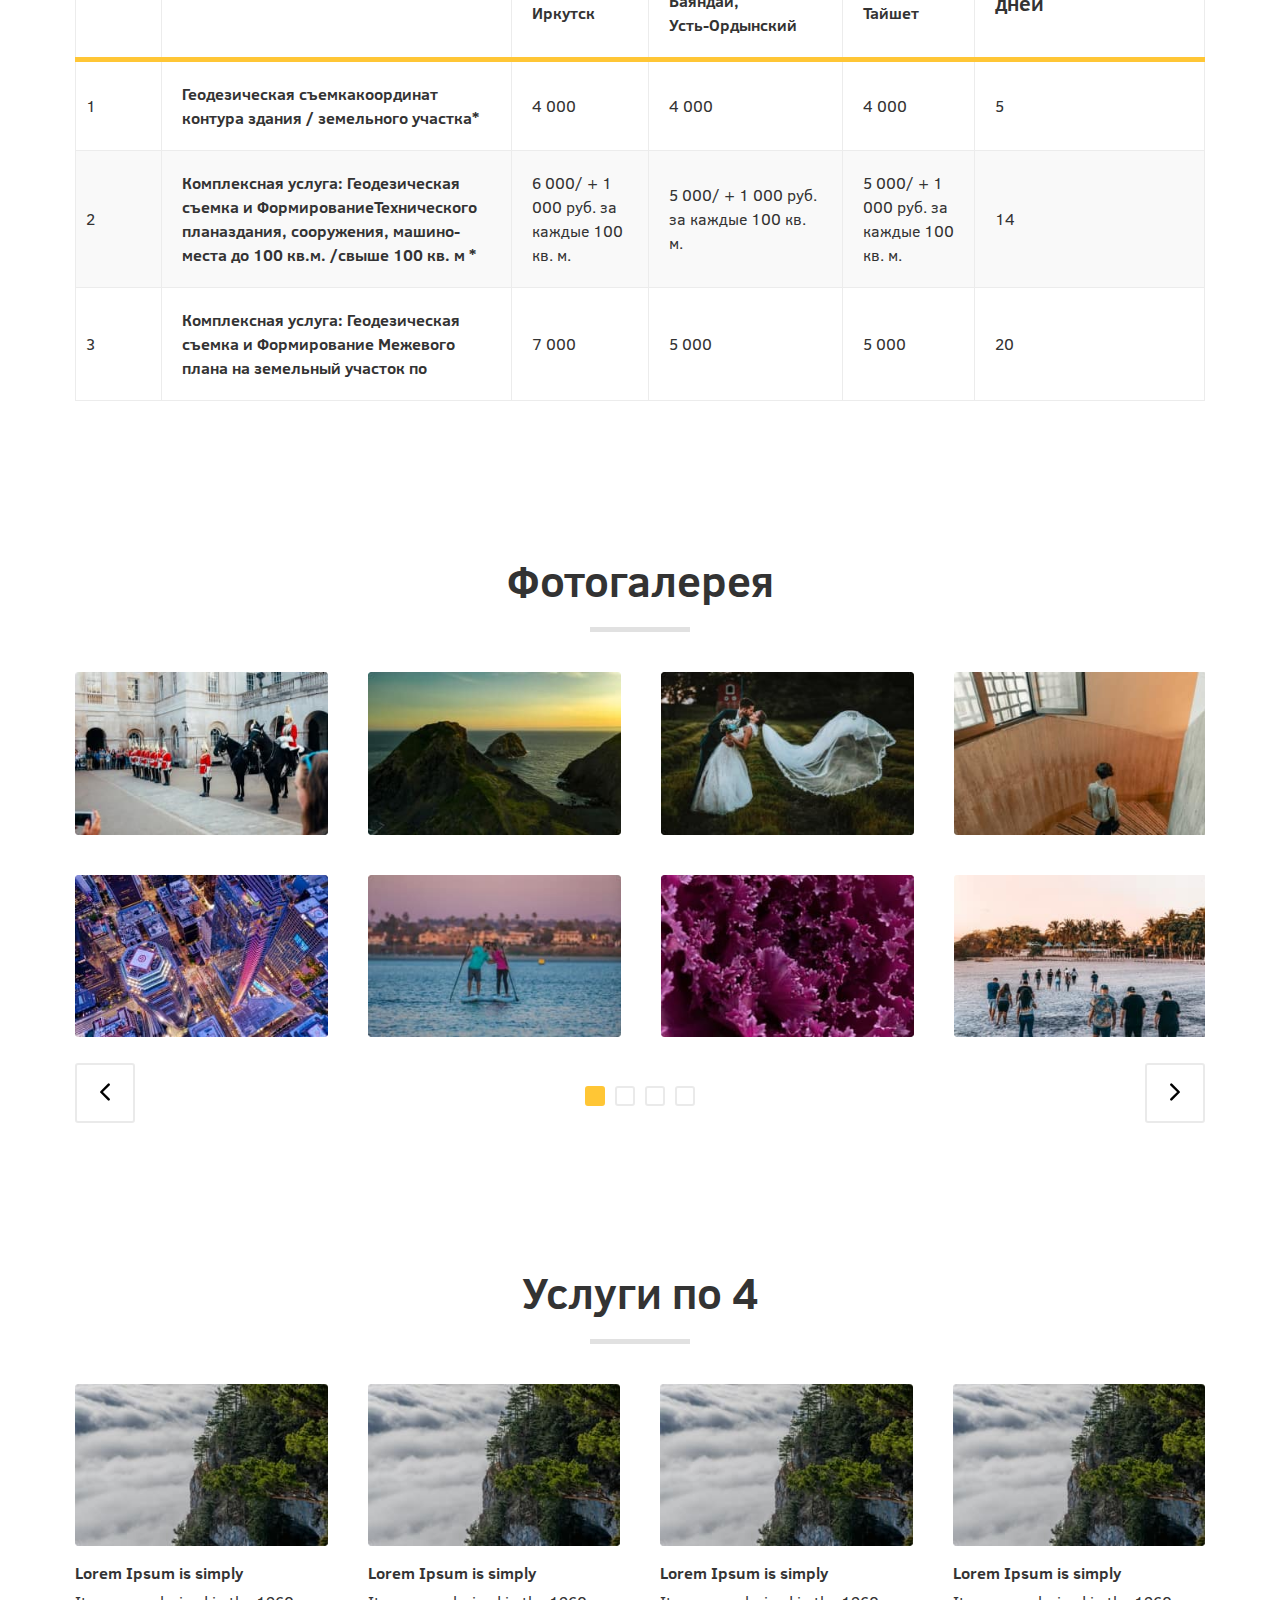
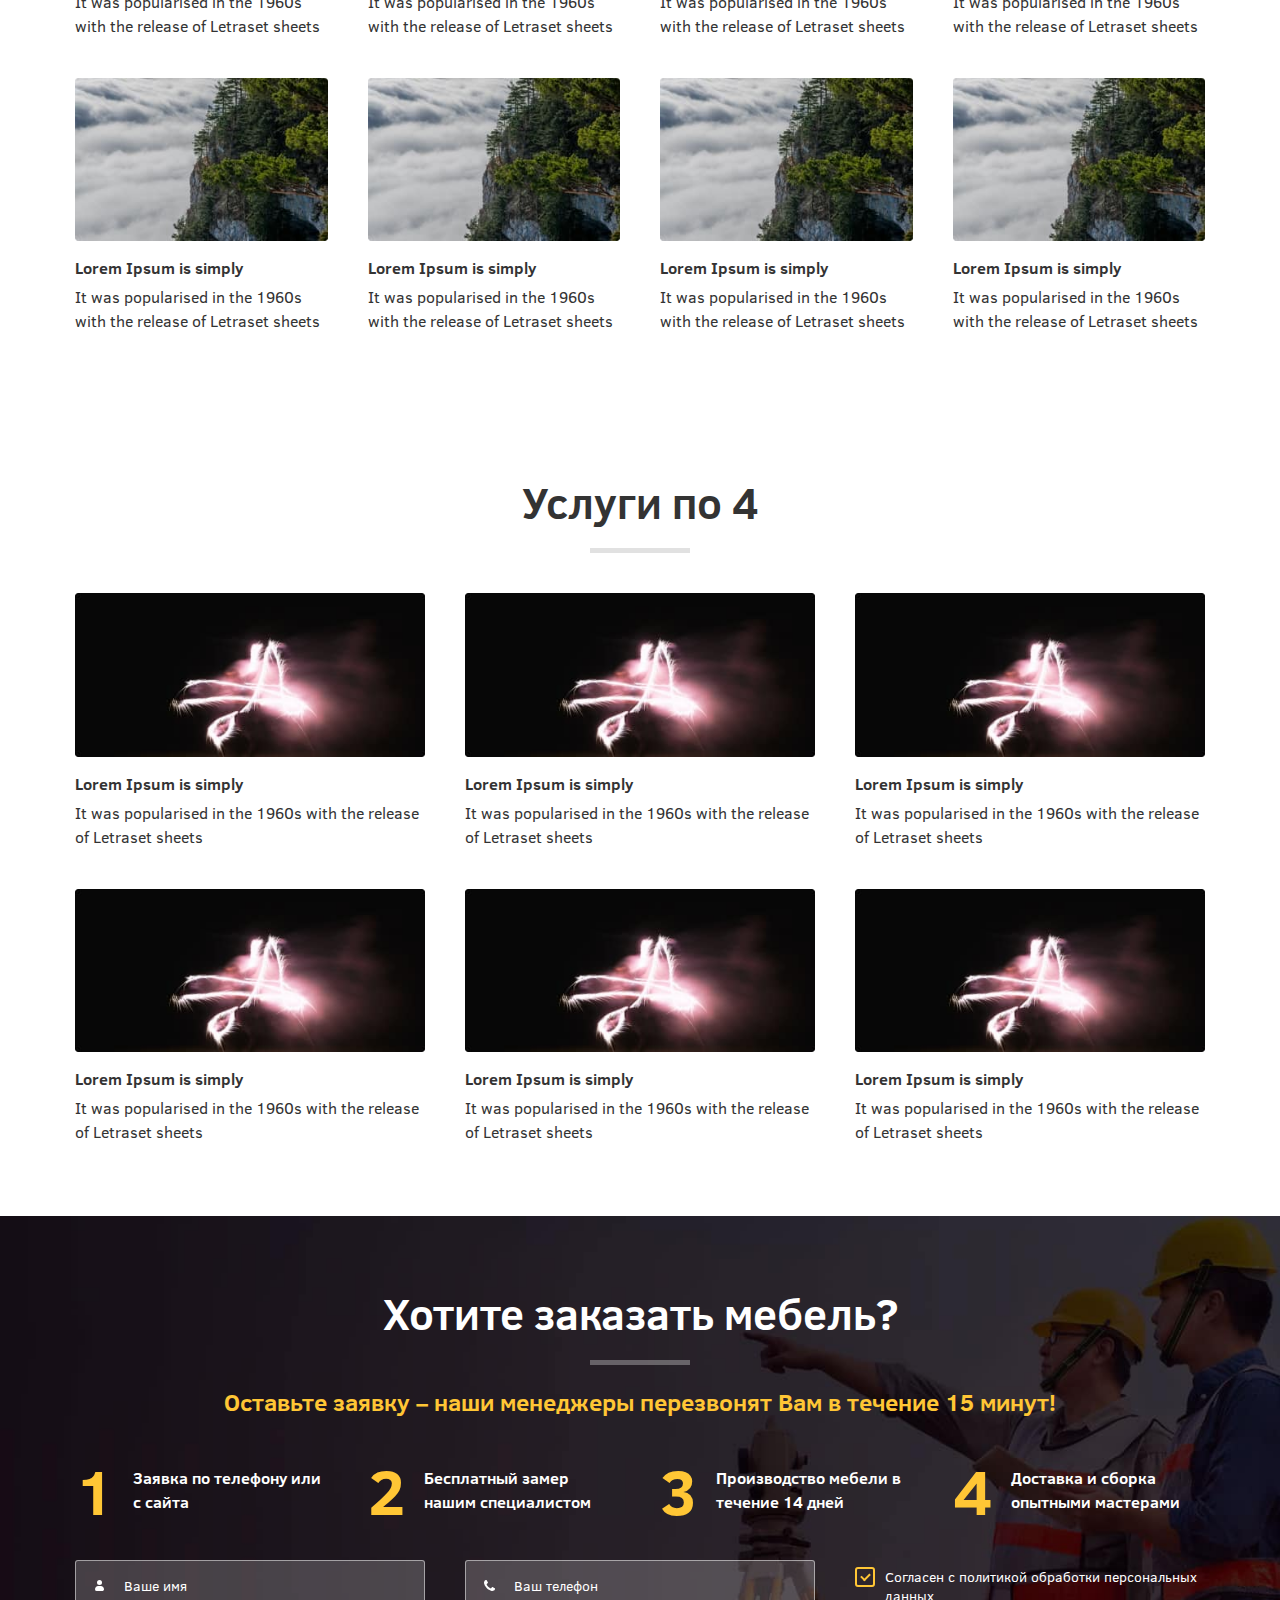
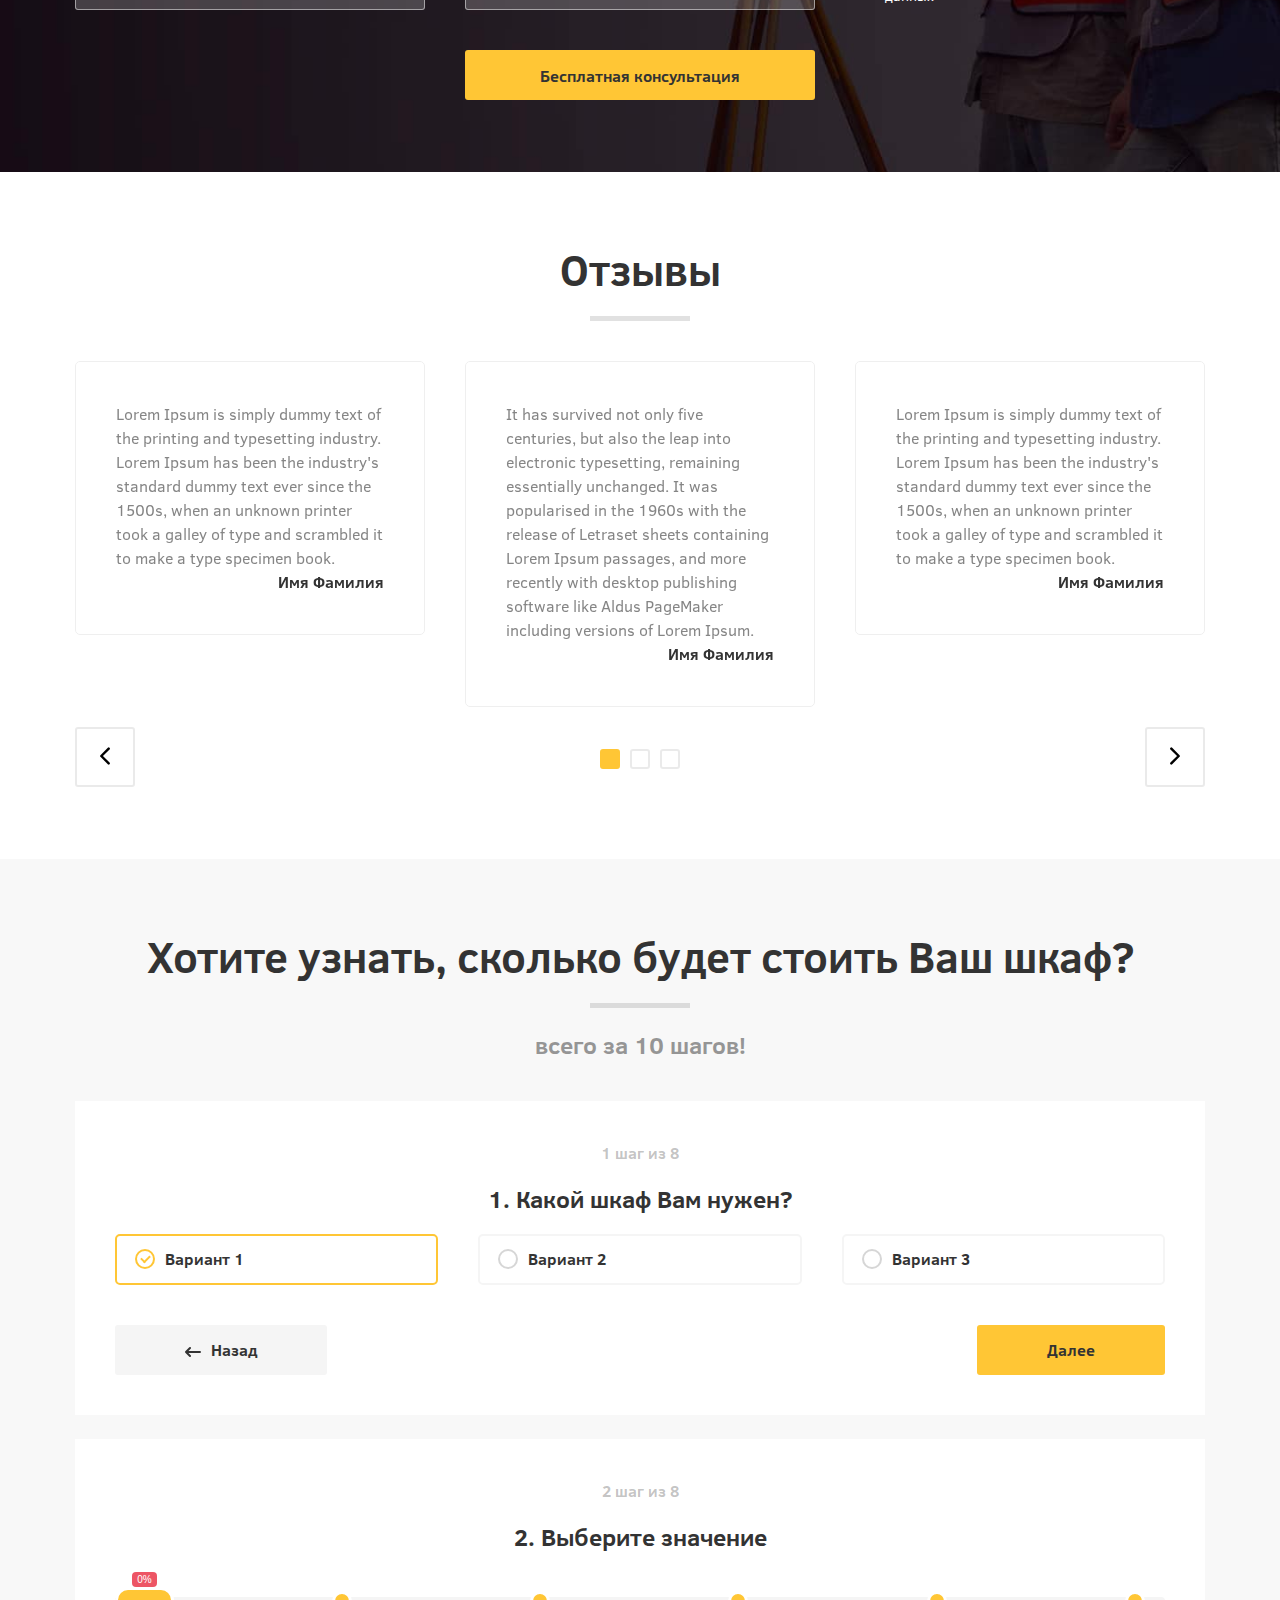
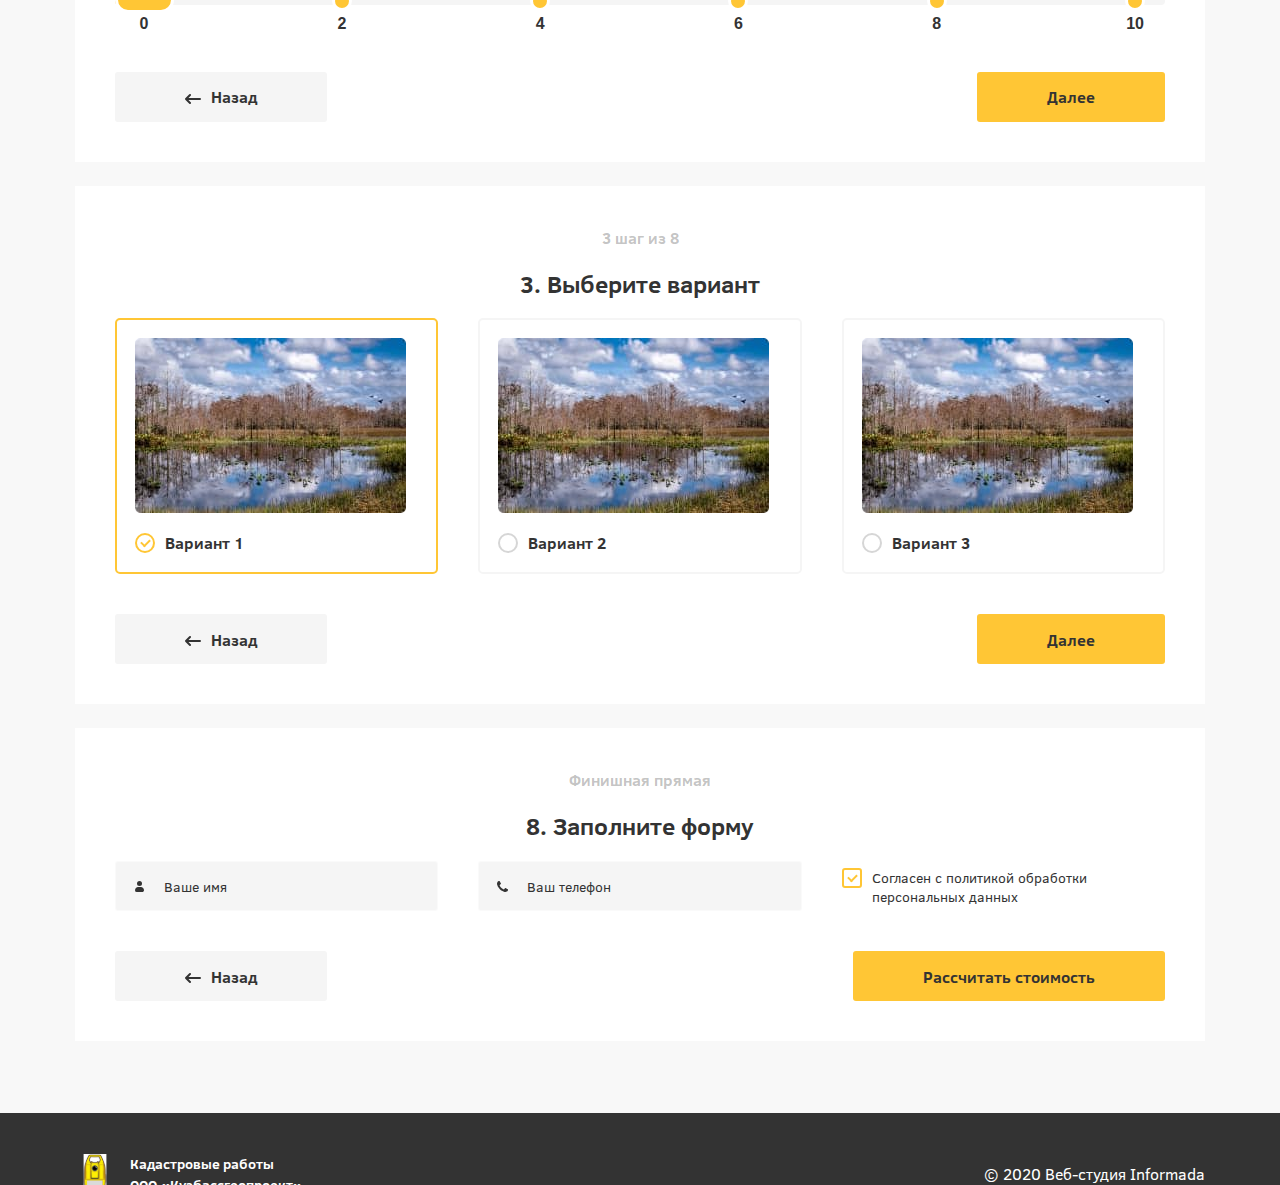
<file: sections.html>
<!DOCTYPE html>
<html lang="ru">
<head>
	<meta http-equiv="Content-Type" content="text/html; charset=utf-8" />
	<meta name="format-detection" content="telephone=no">
	<meta name="viewport" content="width=device-width, initial-scale=1, user-scalable=no, maximum-scale=1">
	<link rel="icon" type="image/png" href="img/favicon.png" />
	<title> - Главная</title>
	<link rel="stylesheet" type="text/css" href="css/app.css" />
</head>
<body class="loaded">


<!-- BEGIN BODY -->
<div class="main-wrapper" id="up">

	<!-- BEGIN HEADER -->
	<header class="header">
		<div class="header__top header-sticky">
			<div class="container">
	
				<div class="row align-items-center">
					<div class="col-lg-4 col-md-5 hidden-md">
						<div class="header-contacts">
							<svg class="icon icon-clock"><use xlink:href="img/sprite.svg#clock"></use></svg>
							<span class="header-contacts__text">Пн.- пт.: 9-00 - 18-00 (без обеда)</span>
						</div>
					</div>
					<div class="col-lg-4 hidden-md ">
						<div class="header-contacts">
							<svg class="icon icon-location"><use xlink:href="img/sprite.svg#location"></use></svg>
							<span class="header-contacts__text">г. Кемерово, пр. Кузнецкий, 71, оф. 21</span>
						</div>
					</div>
					<div class="col-lg-4 col-9 ">
						<div class="header-contacts text-right">
							<svg class="icon icon-phone"><use xlink:href="img/sprite.svg#phone"></use></svg>
							<a href="tel:89993339415" class="header-contacts__text">8 (999) 333-94-15</a>
						</div>
						
					</div>
					<div class="col-3 visible-md">
						
						<a href="#" class="mm-toggle burger header__burger">
							<div class="burger__icon"></div>
						</a>
					</div>
				</div>
			</div>
		</div>
		<div class="header__bottom">
			<div class="container ">
				<div class="row align-items-center">
					<div class="col-xxl-4 col-lg-3 col-sm-6">
						<a href="#" class="header__logo logo">
							<img src="img/logo.svg" alt="" class="logo__img">
							<span class="logo__slogan">Кадастровые работы <br>ООО «Кузбассгеопроект»</span>
						</a>
					</div>
					<div class="col-lg-6 hidden-md">
						<nav class="navbar">
							<ul class="nav">
								<li class="nav__item">
									<a href="#" class="nav__link">Услуги</a>
								</li>
								<li class="nav__item">
									<a href="#" class="nav__link">Скидка</a>
								</li>
								<li class="nav__item">
									<a href="#" class="nav__link">Преимущества</a>
								</li>
								<li class="nav__item">
									<a href="#" class="nav__link">О компании</a>
								</li>
								<li class="nav__item">
									<a href="#" class="nav__link">Контакты</a>
								</li>
							</ul>
						</nav>
					</div>
					<div class="col-xxl-2 col-lg-3 col-sm-6 text-right">
						<a href="#popup-callback" class="btn header__btn open-popup-link">Заказать звонок</a>
					</div>
				</div>
				
			</div>
		</div>
		
		
		<div class="mobile-navbar ">
			<div class="mobile-navbar__container">
				<div class="mobile-navbar__header">
					<div class="mobile-navbar__close mm-toggle"></div>
				</div>
				<div class="mobile-navbar__main">
					<ul class="mobile-menu">
						<li class="mobile-menu__item">
							<a href="#" class="mobile-menu__link">Услуги</a>
						</li>
						<li class="mobile-menu__item">
							<a href="#" class="mobile-menu__link">Скидка</a>
						</li>
						<li class="mobile-menu__item">
							<a href="#" class="mobile-menu__link">Преимущества</a>
						</li>
						<li class="mobile-menu__item">
							<a href="#" class="mobile-menu__link">О компании</a>
						</li>
						<li class="mobile-menu__item">
							<a href="#" class="mobile-menu__link">Контакты</a>
						</li>
					</ul>
				</div>
				<div class="mobile-navbar__footer">
					
					<div class="header-contacts">
						<svg class="icon icon-clock"><use xlink:href="img/sprite.svg#clock"></use></svg>
						<span class="header-contacts__text">Пн.- пт.: 9-00 - 18-00 (без обеда)</span>
					</div>
				
					<div class="header-contacts">
						<svg class="icon icon-location"><use xlink:href="img/sprite.svg#location"></use></svg>
						<span class="header-contacts__text">г. Кемерово, пр. Кузнецкий, 71, оф. 21</span>
					</div>
					
					
				</div>
			</div>
			<div class="mobile-navbar__overlay mm-toggle"></div>
		</div>
	</header>
	<!-- HEADER EOF   -->

	<!-- BEGIN MAIN -->
	<main class="main">
		<section class="promo promo--center section section--img" style="background-image: url('img/promo.jpg')">
			<div class="container">
				<div class="row">
					<div class="col-xxl-8 offset-xxl-2">
				
						<div class="section__head ">
							<h1 class="section__title">Услуги кадастрового инженера в Кемерово</h1>
							<h4 class="section__subtitle">Нас выбирают те, кто ценит своё время и деньги</h4>
						</div>
						<ul class="icons-list icons-list--margin row">
							<li class="icons-list__item col-xl-4 col-lg-4  col-md-6">
								<div class="icons-list__icon"><svg class="icon icon-list"><use xlink:href="img/sprite.svg#list"></use></svg></div>
								<div class="icons-list__text">Полный комплекс <br>услуг</div>
							</li>
							<li class="icons-list__item col-xl-4 col-lg-4  col-md-6">
								<div class="icons-list__icon"><svg class="icon icon-chat"><use xlink:href="img/sprite.svg#chat"></use></svg></div>
								<div class="icons-list__text">Бесплатные консультации в офисе или с выездом на место</div>
							</li>
							<li class="icons-list__item col-xl-4 col-lg-4  col-md-6">
								<div class="icons-list__icon"><svg class="icon icon-map"><use xlink:href="img/sprite.svg#map"></use></svg></div>
								<div class="icons-list__text">Межевой план от 5 000 рублей</div>
							</li>
						</ul>

						<p><strong>100% гарантия надежности – в соответствии с ФЗ 218 наша деятельность застрахована на 3 000 000!</strong></p>

						<div class="promo__btn ">
							<a href="#" class="btn">Оставить заявку</a>
						</div> 
					</div>
				</div>
			</div>
		</section>

		<section class="section certificates">
			<div class="container">
				<div class="section__head">
					<h2 class="section__title">Чаще всего за помощью кадастрового инженера обращаются, чтобы</h2>
				</div>

				<div class="certificates-slider">
					<div class="certificates-slider__item">
						<a href="img/certificates-1.jpg" class="certificates-item popup-img"><img src="img/certificates-1.jpg" alt=""></a>
					</div>
					<div class="certificates-slider__item">
						<a href="img/certificates-2.jpg" class="certificates-item popup-img"><img src="img/certificates-2.jpg" alt=""></a>
					</div>
					<div class="certificates-slider__item">
						<a href="img/certificates-3.jpg" class="certificates-item popup-img"><img src="img/certificates-3.jpg" alt=""></a>
					</div>
					<div class="certificates-slider__item">
						<a href="img/certificates-4.jpg" class="certificates-item popup-img"><img src="img/certificates-4.jpg" alt=""></a>
					</div>
					<div class="certificates-slider__item">
						<a href="img/certificates-5.jpg" class="certificates-item popup-img"><img src="img/certificates-5.jpg" alt=""></a>
					</div>
					<div class="certificates-slider__item">
						<a href="img/certificates-6.jpg" class="certificates-item popup-img"><img src="img/certificates-6.jpg" alt=""></a>
					</div>
					<div class="certificates-slider__item">
						<a href="img/certificates-1.jpg" class="certificates-item popup-img"><img src="img/certificates-1.jpg" alt=""></a>
					</div>
					<div class="certificates-slider__item">
						<a href="img/certificates-2.jpg" class="certificates-item popup-img"><img src="img/certificates-2.jpg" alt=""></a>
					</div>
					<div class="certificates-slider__item">
						<a href="img/certificates-3.jpg" class="certificates-item popup-img"><img src="img/certificates-3.jpg" alt=""></a>
					</div>
				</div>
				<div class="certificates-slider-pagination slick-pagination">
					
				</div>
			</div>
		</section>
		<section class="section prices">
			<div class="container">
				<div class="section__head">
					<h2 class="section__title">Стоимость услуг</h2>
				</div>

				<div class="table-overflow">
					<table class="table price-table">
						<tr>
							<th rowspan="2" class="padding-sm"><span class="nowrap">№ п/п</span></th>
							<th rowspan="2" class="price-table__price-name ">Наименование услуги</th>
							<th colspan="3" class="padding-v-sm table__br-none">Стоимость работ, руб.</th>
							<th rowspan="2" class="price-table__price-term">Срок исполнения, дней</th>
						</tr>
						<tr>
							<th class="size-sm">Иркутск</th>
							<th class="size-sm">Баяндай, <span class="nowrap">Усть-Ордынский</span></th>
							<th class="size-sm">Тайшет</th>
						</tr>
						<tr>
							<td class="padding-sm">1</td>
							<td class="price-table__price-name"><strong>Геодезическая съемкакоординат контура здания / земельного участка*</strong></td>
							<td>4 000</td>
							<td>4 000</td>
							<td>4 000</td>
							<td class="price-table__price-term">5</td>
						</tr>
						<tr>
							<td class="padding-sm">2</td>
							<td class="price-table__price-name"><strong>Комплексная услуга: Геодезическая съемка и ФормированиеТехнического планаздания, сооружения, машино-места до 100 кв.м. /свыше 100 кв. м *</strong></td>
							<td>6 000/ + 1 000 руб. за каждые 100 кв. м.</td>
							<td>5 000/ + 1 000 руб. за каждые 100 кв. м.</td>
							<td>5 000/ + 1 000 руб. за каждые 100 кв. м.</td>
							<td class="price-table__price-term">14</td>
						</tr>
						<tr>
							<td class="padding-sm">3</td>
							<td class="price-table__price-name"><strong>Комплексная услуга: Геодезическая съемка и Формирование Межевого плана на земельный участок по	</strong></td>
							<td>7 000</td>
							<td>5 000</td>
							<td>5 000</td>
							<td class="price-table__price-term">20</td>
						</tr>
					</table>
				</div>
			</div>
		</section>

		<section class="section gallery">
			<div class="container">
				<div class="section__head">
					<h2 class="section__title">Фотогалерея</h2>
				</div>

				<div class="gallery-slider">
					<div class="gallery-slider__item">
						<div class="gallery-item">
							<img src="img/gallery1.jpg" alt="">
							<a href="img/gallery1.jpg" class="zoom popup-img"><svg class="icon icon-zoom"><use xlink:href="img/sprite.svg#zoom"></use></svg></a>
						</div>
						<div class="gallery-item">
							<img src="img/gallery2.jpg" alt="">
							<a href="img/gallery2.jpg" class="zoom popup-img"><svg class="icon icon-zoom"><use xlink:href="img/sprite.svg#zoom"></use></svg></a>
						</div>
					</div>
					<div class="gallery-slider__item">
						<div class="gallery-item">
							<img src="img/gallery3.jpg" alt="">
							<a href="img/gallery3.jpg" class="zoom popup-img"><svg class="icon icon-zoom"><use xlink:href="img/sprite.svg#zoom"></use></svg></a>
						</div>
						<div class="gallery-item">
							<img src="img/gallery4.jpg" alt="">
							<a href="#img/gallery4.jpg" class="zoom popup-img"><svg class="icon icon-zoom"><use xlink:href="img/sprite.svg#zoom"></use></svg></a>
						</div>
					</div>
					<div class="gallery-slider__item">
						<div class="gallery-item">
							<img src="img/gallery5.jpg" alt="">
							<a href="img/gallery5.jpg" class="zoom popup-img"><svg class="icon icon-zoom"><use xlink:href="img/sprite.svg#zoom"></use></svg></a>
						</div>
						<div class="gallery-item">
							<img src="img/gallery6.jpg" alt="">
							<a href="img/gallery6.jpg" class="zoom popup-img"><svg class="icon icon-zoom"><use xlink:href="img/sprite.svg#zoom"></use></svg></a>
						</div>
					</div>
					<div class="gallery-slider__item">
						<div class="gallery-item">
							<img src="img/gallery7.jpg" alt="">
							<a href="img/gallery7.jpg" class="zoom popup-img"><svg class="icon icon-zoom"><use xlink:href="img/sprite.svg#zoom"></use></svg></a>
						</div>
						<div class="gallery-item">
							<img src="img/gallery8.jpg" alt="">
							<a href="img/gallery8.jpg" class="zoom popup-img"><svg class="icon icon-zoom"><use xlink:href="img/sprite.svg#zoom"></use></svg></a>
						</div>
					</div>
					<div class="gallery-slider__item">
						<div class="gallery-item">
							<img src="img/gallery1.jpg" alt="">
							<a href="img/gallery1.jpg" class="zoom popup-img"><svg class="icon icon-zoom"><use xlink:href="img/sprite.svg#zoom"></use></svg></a>
						</div>
						<div class="gallery-item">
							<img src="img/gallery2.jpg" alt="">
							<a href="img/gallery2.jpg" class="zoom popup-img"><svg class="icon icon-zoom"><use xlink:href="img/sprite.svg#zoom"></use></svg></a>
						</div>
					</div>
					<div class="gallery-slider__item">
						<div class="gallery-item">
							<img src="img/gallery3.jpg" alt="">
							<a href="img/gallery3.jpg" class="zoom popup-img"><svg class="icon icon-zoom"><use xlink:href="img/sprite.svg#zoom"></use></svg></a>
						</div>
						<div class="gallery-item">
							<img src="img/gallery4.jpg" alt="">
							<a href="#img/gallery4.jpg" class="zoom popup-img"><svg class="icon icon-zoom"><use xlink:href="img/sprite.svg#zoom"></use></svg></a>
						</div>
					</div>
					<div class="gallery-slider__item">
						<div class="gallery-item">
							<img src="img/gallery3.jpg" alt="">
							<a href="img/gallery3.jpg" class="zoom popup-img"><svg class="icon icon-zoom"><use xlink:href="img/sprite.svg#zoom"></use></svg></a>
						</div>
						<div class="gallery-item">
							<img src="img/gallery4.jpg" alt="">
							<a href="#img/gallery4.jpg" class="zoom popup-img"><svg class="icon icon-zoom"><use xlink:href="img/sprite.svg#zoom"></use></svg></a>
						</div>
					</div>
					
				</div>
				<div class="gallery-slider-pagination slick-pagination">
					
				</div>
			</div>
		</section>

		<section class="section services">
			<div class="container">
				<div class="section__head">
					<h2 class="section__title">Услуги по 4</h2>
				</div>

				<div class="services-wrap row">
					<div class="col-xl-3 col-lg-4 col-sm-6">
						<div class="services-item">
							<div class="services-item__img"><img src="img/services.jpg" alt=""></div>
							<div class="services-item__title">Lorem Ipsum is simply</div>
							<div class="services-item__text">
								It was popularised in the 1960s with the release of Letraset sheets
							</div>
						</div>
					</div>
					<div class="col-xl-3 col-lg-4 col-sm-6">
						<div class="services-item">
							<div class="services-item__img"><img src="img/services.jpg" alt=""></div>
							<div class="services-item__title">Lorem Ipsum is simply</div>
							<div class="services-item__text">
								It was popularised in the 1960s with the release of Letraset sheets
							</div>
						</div>
					</div>
					<div class="col-xl-3 col-lg-4 col-sm-6">
						<div class="services-item">
							<div class="services-item__img"><img src="img/services.jpg" alt=""></div>
							<div class="services-item__title">Lorem Ipsum is simply</div>
							<div class="services-item__text">
								It was popularised in the 1960s with the release of Letraset sheets
							</div>
						</div>
					</div>
					<div class="col-xl-3 col-lg-4 col-sm-6">
						<div class="services-item">
							<div class="services-item__img"><img src="img/services.jpg" alt=""></div>
							<div class="services-item__title">Lorem Ipsum is simply</div>
							<div class="services-item__text">
								It was popularised in the 1960s with the release of Letraset sheets
							</div>
						</div>
					</div>
					<div class="col-xl-3 col-lg-4 col-sm-6">
						<div class="services-item">
							<div class="services-item__img"><img src="img/services.jpg" alt=""></div>
							<div class="services-item__title">Lorem Ipsum is simply</div>
							<div class="services-item__text">
								It was popularised in the 1960s with the release of Letraset sheets
							</div>
						</div>
					</div>
					<div class="col-xl-3 col-lg-4 col-sm-6">
						<div class="services-item">
							<div class="services-item__img"><img src="img/services.jpg" alt=""></div>
							<div class="services-item__title">Lorem Ipsum is simply</div>
							<div class="services-item__text">
								It was popularised in the 1960s with the release of Letraset sheets
							</div>
						</div>
					</div>
					<div class="col-xl-3 col-lg-4 col-sm-6">
						<div class="services-item">
							<div class="services-item__img"><img src="img/services.jpg" alt=""></div>
							<div class="services-item__title">Lorem Ipsum is simply</div>
							<div class="services-item__text">
								It was popularised in the 1960s with the release of Letraset sheets
							</div>
						</div>
					</div>
					<div class="col-xl-3 col-lg-4 col-sm-6">
						<div class="services-item">
							<div class="services-item__img"><img src="img/services.jpg" alt=""></div>
							<div class="services-item__title">Lorem Ipsum is simply</div>
							<div class="services-item__text">
								It was popularised in the 1960s with the release of Letraset sheets
							</div>
						</div>
					</div>
				</div>
			</div>
		</section>

		<section class="section services">
			<div class="container">
				<div class="section__head">
					<h2 class="section__title">Услуги по 4</h2>
				</div>

				<div class="services-wrap row">
					<div class="col-xl-4 col-md-6">
						<div class="services-item">
							<div class="services-item__img"><img src="img/services2.jpg" alt=""></div>
							<div class="services-item__title">Lorem Ipsum is simply</div>
							<div class="services-item__text">
								It was popularised in the 1960s with the release of Letraset sheets
							</div>
						</div>
					</div>
					<div class="col-xl-4 col-md-6">
						<div class="services-item">
							<div class="services-item__img"><img src="img/services2.jpg" alt=""></div>
							<div class="services-item__title">Lorem Ipsum is simply</div>
							<div class="services-item__text">
								It was popularised in the 1960s with the release of Letraset sheets
							</div>
						</div>
					</div>
					<div class="col-xl-4 col-md-6">
						<div class="services-item">
							<div class="services-item__img"><img src="img/services2.jpg" alt=""></div>
							<div class="services-item__title">Lorem Ipsum is simply</div>
							<div class="services-item__text">
								It was popularised in the 1960s with the release of Letraset sheets
							</div>
						</div>
					</div>
					<div class="col-xl-4 col-md-6">
						<div class="services-item">
							<div class="services-item__img"><img src="img/services2.jpg" alt=""></div>
							<div class="services-item__title">Lorem Ipsum is simply</div>
							<div class="services-item__text">
								It was popularised in the 1960s with the release of Letraset sheets
							</div>
						</div>
					</div>
					<div class="col-xl-4 col-md-6">
						<div class="services-item">
							<div class="services-item__img"><img src="img/services2.jpg" alt=""></div>
							<div class="services-item__title">Lorem Ipsum is simply</div>
							<div class="services-item__text">
								It was popularised in the 1960s with the release of Letraset sheets
							</div>
						</div>
					</div>
					<div class="col-xl-4 col-md-6">
						<div class="services-item">
							<div class="services-item__img"><img src="img/services2.jpg" alt=""></div>
							<div class="services-item__title">Lorem Ipsum is simply</div>
							<div class="services-item__text">
								It was popularised in the 1960s with the release of Letraset sheets
							</div>
						</div>
					</div>
					
				</div>
			</div>
		</section>


		<section class="section section--img" style="background-image: url('img/feedback2.jpg')">
			<div class="container">
				<div class="section__head">
					<h2 class="section__title">Хотите заказать мебель?</h2>
					<h4 class="section__subtitle">Оставьте заявку – наши менеджеры перезвонят Вам в течение 15 минут!</h4>
				</div>
				<ul class="icons-list icons-list--margin row">
					<li class="icons-list__item col-lg-3 col-sm-6">
						<div class="icons-list__num">1</div>
						<div class="icons-list__text">Заявка по телефону или с сайта</div>
					</li>
					<li class="icons-list__item col-lg-3 col-sm-6">
						<div class="icons-list__num">2</div>
						<div class="icons-list__text">Бесплатный замер нашим специалистом</div>
					</li>
					<li class="icons-list__item col-lg-3 col-sm-6">
						<div class="icons-list__num">3</div>
						<div class="icons-list__text">Производство мебели в течение 14 дней</div>
					</li>
					<li class="icons-list__item col-lg-3 col-sm-6">
						<div class="icons-list__num">4</div>
						<div class="icons-list__text">Доставка и сборка опытными мастерами</div>
					</li>
				</ul>
				<div class="row">
					<div class="col-xxl-10 offset-xxl-1 ">
						<form action="#">
							<div class="row form-center">
								<div class="col-lg-4 col-md-6">
									<div class="form-field form-field--icon">
										<input type="text" class="form-input form-input--light" placeholder="Ваше имя">
										<div class="form-icon">
											<svg class="icon icon-person"><use xlink:href="img/sprite.svg#person"></use></svg>
										</div>
									</div>
								</div>
								<div class="col-lg-4 col-md-6">
									<div class="form-field form-field--icon">
										<input type="tel" class="form-input form-input--light tel" placeholder="Ваш телефон">
										<div class="form-icon">
											<svg class="icon icon-phone"><use xlink:href="img/sprite.svg#phone"></use></svg>
										</div>
									</div>
								</div>
								<div class="col-lg-4 col-md-6 order-lg-0 order-md-1">
									<div class="form-field">
										<label class="checkbox">
											<input type="checkbox" checked="">
											<span class="checkbox__figure"></span>
											<span class="checkbox__text">Согласен с политикой обработки персональных данных</span>
										</label>
									</div>
								</div>
								<div class="col-lg-4 col-md-6 ">
									<input type="submit" class="btn btn--block" value="Бесплатная консультация">
								</div>
							</div>
						</form>
					</div>

				</div>
			</div>
		</section>

		<section class="section reviews">
			<div class="container">
				<div class="section__head">
					<h2 class="section__title">Отзывы</h2>
				</div>

				<div class="reviews-slider">
					<div class="reviews-slider__item">
						<div class="reviews-item">
							<div class="reviews-item__text">
								Lorem Ipsum is simply dummy text of the printing and typesetting industry. Lorem Ipsum has been the industry's standard dummy text ever since the 1500s, when an unknown printer took a galley of type and scrambled it to make a type specimen book. 
							</div>
							<div class="reviews-item__name">Имя Фамилия</div>
							
						</div>
					</div>
					<div class="reviews-slider__item">
						<div class="reviews-item">
							<div class="reviews-item__text">It has survived not only five centuries, but also the leap into electronic typesetting, remaining essentially unchanged. It was popularised in the 1960s with the release of Letraset sheets containing Lorem Ipsum passages, and more recently with desktop publishing software like Aldus PageMaker including versions of Lorem Ipsum.</div>
							<div class="reviews-item__name">Имя Фамилия</div>
							
						</div>
					</div>
					<div class="reviews-slider__item">
						<div class="reviews-item">
							<div class="reviews-item__text">
								Lorem Ipsum is simply dummy text of the printing and typesetting industry. Lorem Ipsum has been the industry's standard dummy text ever since the 1500s, when an unknown printer took a galley of type and scrambled it to make a type specimen book. 
							</div>
							<div class="reviews-item__name">Имя Фамилия</div>
							
						</div>
					</div>
					<div class="reviews-slider__item">
						<div class="reviews-item">
							<div class="reviews-item__text">
								Lorem Ipsum is simply dummy text of the printing and typesetting industry. Lorem Ipsum has been the industry's standard dummy text ever since the 1500s, when an unknown printer took a galley of type and scrambled it to make a type specimen book. 
							</div>
							<div class="reviews-item__name">Имя Фамилия</div>
							
						</div>
					</div>
					<div class="reviews-slider__item">
						<div class="reviews-item">
							<div class="reviews-item__text">
								Lorem Ipsum is simply dummy text of the printing and typesetting industry. Lorem Ipsum has been the industry's standard dummy text ever since the 1500s, when an unknown printer took a galley of type and scrambled it to make a type specimen book. 
							</div>
							<div class="reviews-item__name">Имя Фамилия</div>
							
						</div>
					</div>
				</div>
				<div class="reviews-slider-pagination slick-pagination">
					
				</div>
			</div>
		</section>

		<section class="section section--gray quiz">
			<div class="container">
				<div class="section__head">
					<h2 class="section__title">Хотите узнать, сколько будет стоить Ваш шкаф?</h2>
					<h4 class="section__subtitle text-gray">всего за 10 шагов!</h4>
				</div>
					
				<div class="row">
					<div class="col-xxl-10 offset-xxl-1">
						<div class="quiz-wrap">
							<div class="quiz-item">
								<div class="quiz-item__step">1 шаг из 8</div>
								<h4 class="quiz-item__title">1. Какой шкаф Вам нужен?</h4>

								<div class="row">
									<div class="col-lg-4 col-md-6">
										<label class="radio radio--button">
											<input type="radio" name="step1" checked="">
											<span class="radio__figure"></span>
											<span class="radio__text">Вариант 1</span>
										</label>
									</div>
									<div class="col-lg-4 col-md-6">
										<label class="radio radio--button">
											<input type="radio" name="step1">
											<span class="radio__figure"></span>
											<span class="radio__text">Вариант 2</span>
										</label>
									</div>
									<div class="col-lg-4 col-md-6">
										<label class="radio radio--button">
											<input type="radio" name="step1">
											<span class="radio__figure"></span>
											<span class="radio__text">Вариант 3</span>
										</label>
									</div>
								</div>
								<div class="quiz-item__footer">
									<a href="#" class="btn btn--gray"><svg class="icon icon-arrow-lg"><use xlink:href="img/sprite.svg#arrow-lg"></use></svg> Назад</a>
									<a href="#" class="btn">Далее</a>
								</div>
							</div>
							<br>
							<div class="quiz-item">
								<div class="quiz-item__step">2 шаг из 8</div>
								<h4 class="quiz-item__title">2. Выберите значение</h4>
								
								<div class="step-slider-container">
									<input type="text" id="steps-slider" name="my_range" value="" />
								</div>
								<div class="quiz-item__footer">
									<a href="#" class="btn btn--gray"><svg class="icon icon-arrow-lg"><use xlink:href="img/sprite.svg#arrow-lg"></use></svg> Назад</a>
									<a href="#" class="btn">Далее</a>
								</div>
							</div>
							<br>
							<div class="quiz-item">
								<div class="quiz-item__step">3 шаг из 8</div>
								<h4 class="quiz-item__title">3. Выберите вариант</h4>

								<div class="row">
									<div class="col-lg-4 col-md-6">
										<label class="radio radio--img">
											<input type="radio" name="step3" checked="">
											<span class="radio__img"><img src="img/radio-img.jpg" alt=""></span>
											<span class="radio__figure"></span>
											<span class="radio__text">Вариант 1</span>
										</label>
									</div>
									<div class="col-lg-4 col-md-6">
										<label class="radio radio--img">
											<input type="radio" name="step3">
											<span class="radio__img"><img src="img/radio-img.jpg" alt=""></span>
											<span class="radio__figure"></span>
											<span class="radio__text">Вариант 2</span>
										</label>
									</div>
									<div class="col-lg-4 col-md-6">
										<label class="radio radio--img">
											<input type="radio" name="step3">
											<span class="radio__img"><img src="img/radio-img.jpg" alt=""></span>
											<span class="radio__figure"></span>
											<span class="radio__text">Вариант 3</span>
										</label>
									</div>
								</div>
								<div class="quiz-item__footer">
									<a href="#" class="btn btn--gray"><svg class="icon icon-arrow-lg"><use xlink:href="img/sprite.svg#arrow-lg"></use></svg> Назад</a>
									<a href="#" class="btn">Далее</a>
								</div>
							</div>
							<br>
							<div class="quiz-item">
								<div class="quiz-item__step">Финишная прямая</div>
								<h4 class="quiz-item__title">8. Заполните форму</h4>

								<div class="row">
									<div class="col-lg-4 col-md-6">
										<div class="form-field form-field--icon">
											<input type="text" class="form-input" placeholder="Ваше имя">
											<div class="form-icon">
												<svg class="icon icon-person"><use xlink:href="img/sprite.svg#person"></use></svg>
											</div>
										</div>
									</div>
								
									<div class="col-lg-4 col-md-6">
										<div class="form-field form-field--icon">
											<input type="tel" class="form-input tel" placeholder="Ваш телефон">
											<div class="form-icon">
												<svg class="icon icon-phone"><use xlink:href="img/sprite.svg#phone"></use></svg>
											</div>
										</div>
									</div>
									<div class="col-lg-4 col-md-6">
										<div class="form-field">
											<label class="checkbox">
												<input type="checkbox" checked="">
												<span class="checkbox__figure"></span>
												<span class="checkbox__text">Согласен с политикой обработки персональных данных</span>
											</label>
										</div>
									</div>
								</div>
								<div class="quiz-item__footer">
									<a href="#" class="btn btn--gray"><svg class="icon icon-arrow-lg"><use xlink:href="img/sprite.svg#arrow-lg"></use></svg> Назад</a>
									<a href="#" class="btn">Рассчитать стоимость</a>
								</div>
							</div>
						</div>
					</div>
				</div>
				
			</div>
		</section>

	</main>
	<!-- MAIN EOF   -->
		
	<!-- BEGIN FOOTER -->
	<footer class="footer">
		
		<div class="container">
			<div class="row footer-wrap">
				<div class="col-lg-4 col-sm-6 footer-item">
					<a href="#" class="footer__logo logo">
						<img src="img/logo.svg" alt="" class="logo__img">
						<span class="logo__slogan">Кадастровые работы <br>ООО «Кузбассгеопроект»</span>
					</a>
				</div>
				<div class="col-lg-8 col-sm-6 footer-item text-right">
					<div class="copyright">&copy; 2020 Веб-студия Informada</div>
				</div>
			</div>
		</div>
	
	</footer>
	<!-- FOOTER EOF   -->

	
	
	<div id="popup-callback" class="popup mfp-hide">
		
		<h2 class="popup__title ">Оставьте заявку!</h2>
		<p><strong>Оставьте заявку и получите БЕСПЛАТНУЮ консультацию!</strong></p>
	
		<form action="#">
			<div class="form-field form-field--icon">
				<input type="text" class="form-input form-input--light" placeholder="Ваше имя">
				<div class="form-icon">
					<svg class="icon icon-person"><use xlink:href="img/sprite.svg#person"></use></svg>
				</div>
			</div>
			<div class="form-field form-field--icon">
				<input type="tel" class="form-input form-input--light tel" placeholder="Ваш телефон">
				<div class="form-icon">
					<svg class="icon icon-phone"><use xlink:href="img/sprite.svg#phone"></use></svg>
				</div>
			</div>
			<div class="form-field">
				<label class="checkbox">
					<input type="checkbox" checked="">
					<span class="checkbox__figure"></span>
					<span class="checkbox__text">Согласен с политикой обработки персональных данных</span>
				</label>
			</div>
			<input type="submit" class="btn btn--block" value="Заказать звонок">
		</form>
		
	</div>
	
	<div id="popup-thanks" class="popup mfp-hide">
		<h2 class="popup__title ">Заявка успешно отправлена!</h2>
	</div>

</div>
<!-- BODY EOF   -->
<div class="icon-load">
	<div class="ball a"></div>
	<div class="ball b"></div>
	<div class="ball c"></div>
</div>
<script src="js/all.js"></script>

</body>
</html>
</file>
<file: css/app.css>
@charset "UTF-8";/*!
 * By: Pit Orel
 * E-mail: orel-1993@yandex.ru
 * Vk: https://vk.com/pit_orel
 */a,abbr,acronym,address,applet,article,aside,audio,b,big,blockquote,body,canvas,caption,center,cite,code,dd,del,details,dfn,div,dl,dt,em,embed,fieldset,figcaption,figure,footer,form,h1,h2,h3,h4,h5,h6,header,hgroup,html,i,iframe,img,ins,kbd,label,legend,li,main,mark,menu,nav,object,ol,output,p,pre,q,ruby,s,samp,section,small,span,strike,strong,sub,summary,sup,table,tbody,td,tfoot,th,thead,time,tr,tt,u,ul,var,video{margin:0;padding:0;border:0;font-size:100%}article,aside,details,figcaption,figure,footer,header,hgroup,main,menu,nav,section{display:block}blockquote,q{quotes:none}blockquote:after,blockquote:before,q:after,q:before{content:'';content:none}table{border-collapse:collapse;border-width:0;padding:0;margin:0}html{height:100%;-webkit-text-size-adjust:none;-ms-text-size-adjust:none;font-size:62.5%;box-sizing:border-box;-ms-overflow-style:scrollbar}input,textarea{color:#333;outline:0;border-radius:0;-moz-border-radius:0;-webkit-border-radius:0;-webkit-appearance:none}button,input[type=button],input[type=submit]{cursor:pointer;-webkit-appearance:none;outline:0}input::-ms-clear{display:none}form,td{margin:0;padding:0}a{font-family:inherit;-webkit-transition:.2s linear;transition:.2s linear;text-decoration:none;outline:0;-webkit-tap-highlight-color:transparent;-webkit-tap-highlight-color:transparent;color:#333}*,:after,:before{box-sizing:border-box}:active,:focus,a:active,a:focus{outline:0}.mfp-bg{top:0;left:0;width:100%;height:100%;z-index:1042;overflow:hidden;position:fixed;background:#0b0b0b;opacity:.8}.mfp-wrap{top:0;left:0;width:100%;height:100%;z-index:1043;position:fixed;outline:0!important;-webkit-backface-visibility:hidden}.mfp-container{text-align:center;position:absolute;width:100%;height:100%;left:0;top:0;padding:0 8px;box-sizing:border-box}.mfp-container:before{content:'';display:inline-block;height:100%;vertical-align:middle}.mfp-align-top .mfp-container:before{display:none}.mfp-content{position:relative;display:inline-block;vertical-align:middle;margin:0 auto;text-align:left;z-index:1045}.mfp-ajax-holder .mfp-content,.mfp-inline-holder .mfp-content{width:100%;cursor:auto}.mfp-ajax-cur{cursor:progress}.mfp-zoom-out-cur,.mfp-zoom-out-cur .mfp-image-holder .mfp-close{cursor:-webkit-zoom-out;cursor:zoom-out}.mfp-zoom{cursor:pointer;cursor:-webkit-zoom-in;cursor:zoom-in}.mfp-auto-cursor .mfp-content{cursor:auto}.mfp-arrow,.mfp-close,.mfp-counter,.mfp-preloader{-webkit-user-select:none;-moz-user-select:none;-ms-user-select:none;user-select:none}.mfp-loading.mfp-figure{display:none}.mfp-hide{display:none!important}.mfp-preloader{color:#ccc;position:absolute;top:50%;width:auto;text-align:center;margin-top:-.8em;left:8px;right:8px;z-index:1044}.mfp-preloader a{color:#ccc}.mfp-preloader a:hover{color:#fff}.mfp-s-error .mfp-content,.mfp-s-ready .mfp-preloader{display:none}button.mfp-arrow,button.mfp-close{overflow:visible;cursor:pointer;background:0 0;border:0;-webkit-appearance:none;display:block;outline:0;padding:0;z-index:1046;box-shadow:none;-ms-touch-action:manipulation;touch-action:manipulation}button::-moz-focus-inner{padding:0;border:0}.mfp-close{width:44px;height:44px;line-height:44px;position:absolute;right:0;top:0;text-decoration:none;text-align:center;padding:0 0 18px 10px;color:#fff;font-style:normal;font-size:30px;font-family:Arial,Baskerville,monospace}.mfp-close:focus,.mfp-close:hover{opacity:1}.mfp-close:active{top:1px}.mfp-close-btn-in .mfp-close{color:#fff}.mfp-iframe-holder .mfp-close,.mfp-image-holder .mfp-close{color:#fff;right:-6px;text-align:right;padding-right:6px;width:100%}.mfp-counter{position:absolute;top:0;right:0;color:#ccc;font-size:12px;line-height:18px;white-space:nowrap}.mfp-arrow{position:absolute;opacity:.65;margin:-55px 0 0;top:50%;padding:0;width:90px;height:110px;-webkit-tap-highlight-color:transparent}.mfp-arrow:active{margin-top:-54px}.mfp-arrow:focus,.mfp-arrow:hover{opacity:1}.mfp-arrow:after,.mfp-arrow:before{content:'';display:block;width:0;height:0;position:absolute;left:0;top:0;margin-top:35px;margin-left:35px;border:inset transparent}.mfp-arrow:after{border-top-width:13px;border-bottom-width:13px;top:8px}.mfp-arrow:before{border-top-width:21px;border-bottom-width:21px;opacity:.7}.mfp-arrow-left{left:0}.mfp-arrow-left:after{border-right:17px solid #fff;margin-left:31px}.mfp-arrow-left:before{margin-left:25px;border-right:27px solid #3f3f3f}.mfp-arrow-right{right:0}.mfp-arrow-right:after{border-left:17px solid #fff;margin-left:39px}.mfp-arrow-right:before{border-left:27px solid #3f3f3f}.mfp-iframe-holder{padding-top:40px;padding-bottom:40px}.mfp-iframe-holder .mfp-content{line-height:0;width:100%;max-width:900px}.mfp-iframe-holder .mfp-close{top:-40px}.mfp-iframe-scaler{width:100%;height:0;overflow:hidden;padding-top:56.25%}.mfp-iframe-scaler iframe{position:absolute;display:block;top:0;left:0;width:100%;height:100%;box-shadow:0 0 8px rgba(0,0,0,.6);background:#000}img.mfp-img{width:auto;max-width:100%;height:auto;display:block;line-height:0;box-sizing:border-box;padding:40px 0;margin:0 auto}.mfp-figure{line-height:0}.mfp-figure:after{content:'';position:absolute;left:0;top:40px;bottom:40px;display:block;right:0;width:auto;height:auto;z-index:-1;box-shadow:0 0 8px rgba(0,0,0,.6);background:#444}.mfp-figure small{color:#bdbdbd;display:block;font-size:12px;line-height:14px}.mfp-figure figure{margin:0}.mfp-bottom-bar{margin-top:-36px;position:absolute;top:100%;left:0;width:100%;cursor:auto}.mfp-title{text-align:left;line-height:18px;color:#f3f3f3;word-wrap:break-word;padding-right:36px}.mfp-image-holder .mfp-content{max-width:100%}.mfp-gallery .mfp-image-holder .mfp-figure{cursor:pointer}@media screen and (max-width:800px) and (orientation:landscape),screen and (max-height:300px){.mfp-img-mobile .mfp-image-holder{padding-left:0;padding-right:0}.mfp-img-mobile img.mfp-img{padding:0}.mfp-img-mobile .mfp-figure:after{top:0;bottom:0}.mfp-img-mobile .mfp-figure small{display:inline;margin-left:5px}.mfp-img-mobile .mfp-bottom-bar{background:rgba(0,0,0,.6);bottom:0;margin:0;top:auto;padding:3px 5px;position:fixed;box-sizing:border-box}.mfp-img-mobile .mfp-bottom-bar:empty{padding:0}.mfp-img-mobile .mfp-counter{right:5px;top:3px}.mfp-img-mobile .mfp-close{top:0;right:0;width:35px;height:35px;line-height:35px;background:rgba(0,0,0,.6);position:fixed;text-align:center;padding:0}}@media all and (max-width:900px){.mfp-arrow{-webkit-transform:scale(.75);-ms-transform:scale(.75);transform:scale(.75)}.mfp-arrow-left{-webkit-transform-origin:0;-ms-transform-origin:0;transform-origin:0}.mfp-arrow-right{-webkit-transform-origin:100%;-ms-transform-origin:100%;transform-origin:100%}.mfp-container{padding-left:6px;padding-right:6px}}.slick-slider{position:relative;display:block;box-sizing:border-box;-webkit-user-select:none;-moz-user-select:none;-ms-user-select:none;user-select:none;-webkit-touch-callout:none;-khtml-user-select:none;-ms-touch-action:pan-y;touch-action:pan-y;-webkit-tap-highlight-color:transparent}.slick-list{position:relative;display:block;overflow:hidden;margin:0;padding:0}.slick-list:focus{outline:0}.slick-list.dragging{cursor:pointer;cursor:hand}.slick-slider .slick-list,.slick-slider .slick-track{-webkit-transform:translate3d(0,0,0);-ms-transform:translate3d(0,0,0);transform:translate3d(0,0,0)}.slick-track{position:relative;top:0;left:0;display:block;margin-left:auto;margin-right:auto}.slick-track:after,.slick-track:before{display:table;content:''}.slick-track:after{clear:both}.slick-loading .slick-track{visibility:hidden}.slick-slide{display:none;float:left;height:100%;min-height:1px}.slick-slide:focus{outline:0}[dir=rtl] .slick-slide{float:right}.slick-slide img{display:block}.slick-slide.slick-loading img{display:none}.slick-slide.dragging img{pointer-events:none}.slick-initialized .slick-slide{display:block}.slick-loading .slick-slide{visibility:hidden}.slick-vertical .slick-slide{display:block;height:auto;border:1px solid transparent}.slick-arrow.slick-hidden{display:none}.slick-dots{list-style:none;text-align:center;margin-left:0}.slick-dots li{display:inline-block;vertical-align:middle;margin:0 5px}.slick-dots li:first-child:last-child{display:none}.irs{position:relative;display:block;-webkit-touch-callout:none;-webkit-user-select:none;-moz-user-select:none;-ms-user-select:none;user-select:none;font-size:12px;font-family:Arial,sans-serif}.irs-line{position:relative;display:block;overflow:hidden;outline:0!important}.irs-bar{position:absolute;display:block;left:0;width:0}.irs-shadow{position:absolute;display:none;left:0;width:0}.irs-handle{position:absolute;display:block;box-sizing:border-box;cursor:default;z-index:1}.irs-handle.type_last{z-index:2}.irs-max,.irs-min{position:absolute;display:block;cursor:default}.irs-min{left:0}.irs-max{right:0}.irs-from,.irs-single,.irs-to{position:absolute;display:block;top:0;left:0;cursor:default;white-space:nowrap}.irs-grid{position:absolute;display:none;bottom:0;left:0;width:100%;height:20px}.irs-with-grid .irs-grid{display:block}.irs-grid-pol{position:absolute;top:0;left:0;width:1px;height:8px;background:#000;display:none}.irs-grid-pol.small{height:4px}.irs-grid-text{position:absolute;bottom:0;left:0;white-space:nowrap;text-align:center;font-size:16px;font-weight:700;line-height:16px;padding:0 3px;color:#333}.irs-disable-mask{position:absolute;display:block;top:0;left:-1%;width:102%;height:100%;cursor:default;background:rgba(0,0,0,0);z-index:2}.lt-ie9 .irs-disable-mask{background:#000;cursor:not-allowed}.irs-disabled{opacity:.4}.irs-hidden-input{position:absolute!important;display:block!important;top:0!important;left:0!important;width:0!important;height:0!important;font-size:0!important;line-height:0!important;padding:0!important;margin:0!important;overflow:hidden;outline:0!important;z-index:-9999!important;background:0 0!important;border-style:solid!important;border-color:transparent!important}.irs--flat{height:40px}.irs--flat.irs-with-grid{height:60px}.irs--flat .irs-line{top:25px;height:8px;background-color:#f5f5f5;border-radius:12px}.irs--flat .irs-bar{top:25px;height:8px;background-color:#ffc635}.irs--flat .irs-bar--single{border-radius:4px 0 0 4px}.irs--flat .irs-shadow{height:1px;bottom:16px;background-color:#e1e4e9}.irs--flat .irs-handle{top:15px;width:59px;height:26px;background-color:#ffc635;border:3px solid #fff;border-radius:18px}.irs--flat .irs-max,.irs--flat .irs-min{top:0;padding:1px 3px;color:#999;font-size:10px;line-height:1.333;text-shadow:none;background-color:#e1e4e9;border-radius:4px}.irs--flat .irs-from,.irs--flat .irs-single,.irs--flat .irs-to{color:#fff;font-size:10px;line-height:1.333;text-shadow:none;padding:1px 5px;background-color:#ed5565;border-radius:4px}.irs--flat .irs-from:before,.irs--flat .irs-single:before,.irs--flat .irs-to:before{position:absolute;display:block;content:"";bottom:-6px;left:50%;width:0;height:0;margin-left:-3px;overflow:hidden;border:3px solid transparent;border-top-color:#ed5565}.irs--flat .irs-grid-pol{background-color:#e1e4e9}.irs--flat .irs-grid-text{color:#333}.irs--big{height:55px}.irs--big.irs-with-grid{height:70px}.irs--big .irs-line{top:33px;height:8px;background-color:#f5f5f5;border-radius:12px}.irs--big .irs-bar{top:33px;height:12px;background-color:#92bce0;border:1px solid #428bca;background:-webkit-linear-gradient(top,#fff 0,#428bca 30%,#b9d4ec 100%);background:linear-gradient(to bottom,#fff 0,#428bca 30%,#b9d4ec 100%);box-shadow:inset 0 0 1px 1px rgba(255,255,255,.5)}.irs--big .irs-bar--single{border-radius:12px 0 0 12px}.irs--big .irs-shadow{height:1px;bottom:16px;background-color:rgba(66,139,202,.5)}.irs--big .irs-handle{top:25px;width:30px;height:30px;border:1px solid rgba(0,0,0,.3);background-color:#cbcfd5;background:-webkit-linear-gradient(top,#fff 0,#b4b9be 30%,#fff 100%);background:linear-gradient(to bottom,#fff 0,#b4b9be 30%,#fff 100%);box-shadow:1px 1px 2px rgba(0,0,0,.2),inset 0 0 3px 1px #fff;border-radius:30px}.irs--big .irs-handle.state_hover,.irs--big .irs-handle:hover{border-color:rgba(0,0,0,.45);background-color:#939ba7;background:-webkit-linear-gradient(top,#fff 0,#919ba5 30%,#fff 100%);background:linear-gradient(to bottom,#fff 0,#919ba5 30%,#fff 100%)}.irs--big .irs-max,.irs--big .irs-min{top:0;padding:1px 5px;color:#fff;text-shadow:none;background-color:#9f9f9f;border-radius:3px}.irs--big .irs-from,.irs--big .irs-single,.irs--big .irs-to{color:#fff;text-shadow:none;padding:1px 5px;background-color:#428bca;background:-webkit-linear-gradient(top,#428bca 0,#3071a9 100%);background:linear-gradient(to bottom,#428bca 0,#3071a9 100%);border-radius:3px}.irs--big .irs-grid-pol{background-color:#428bca}.irs--big .irs-grid-text{color:#428bca}.irs--modern,.irs--modern.irs-with-grid{height:55px}.irs--modern .irs-line{top:25px;height:5px;background-color:#d1d6e0;background:-webkit-linear-gradient(top,#e0e4ea 0,#d1d6e0 100%);background:linear-gradient(to bottom,#e0e4ea 0,#d1d6e0 100%);border:1px solid #a3adc1;border-bottom-width:0;border-radius:5px}.irs--modern .irs-bar{top:25px;height:5px;background:#20b426;background:-webkit-linear-gradient(top,#20b426 0,#18891d 100%);background:linear-gradient(to bottom,#20b426 0,#18891d 100%)}.irs--modern .irs-bar--single{border-radius:5px 0 0 5px}.irs--modern .irs-shadow{height:1px;bottom:21px;background-color:rgba(209,214,224,.5)}.irs--modern .irs-handle{top:37px;width:12px;height:13px;border:1px solid #a3adc1;border-top-width:0;box-shadow:1px 1px 1px rgba(0,0,0,.1);border-radius:0 0 3px 3px}.irs--modern .irs-handle>i:nth-child(1){position:absolute;display:block;top:-4px;left:1px;width:6px;height:6px;border:1px solid #a3adc1;background:#fff;-webkit-transform:rotate(45deg);-ms-transform:rotate(45deg);transform:rotate(45deg)}.irs--modern .irs-handle>i:nth-child(2){position:absolute;display:block;box-sizing:border-box;top:0;left:0;width:10px;height:12px;background:#e9e6e6;background:-webkit-linear-gradient(top,#fff 0,#e9e6e6 100%);background:linear-gradient(to bottom,#fff 0,#e9e6e6 100%);border-radius:0 0 3px 3px}.irs--modern .irs-handle>i:nth-child(3){position:absolute;display:block;box-sizing:border-box;top:3px;left:3px;width:4px;height:5px;border-left:1px solid #a3adc1;border-right:1px solid #a3adc1}.irs--modern .irs-handle.state_hover,.irs--modern .irs-handle:hover{border-color:#7685a2;background:#c3c7cd;background:-webkit-linear-gradient(top,#fff 0,#919ba5 30%,#fff 100%);background:linear-gradient(to bottom,#fff 0,#919ba5 30%,#fff 100%)}.irs--modern .irs-handle.state_hover>i:nth-child(1),.irs--modern .irs-handle:hover>i:nth-child(1){border-color:#7685a2}.irs--modern .irs-handle.state_hover>i:nth-child(3),.irs--modern .irs-handle:hover>i:nth-child(3){border-color:#48536a}.irs--modern .irs-max,.irs--modern .irs-min{top:0;font-size:10px;line-height:1.333;text-shadow:none;padding:1px 5px;color:#fff;background-color:#d1d6e0;border-radius:5px}.irs--modern .irs-from,.irs--modern .irs-single,.irs--modern .irs-to{font-size:10px;line-height:1.333;text-shadow:none;padding:1px 5px;background-color:#20b426;color:#fff;border-radius:5px}.irs--modern .irs-from:before,.irs--modern .irs-single:before,.irs--modern .irs-to:before{position:absolute;display:block;content:"";bottom:-6px;left:50%;width:0;height:0;margin-left:-3px;overflow:hidden;border:3px solid transparent;border-top-color:#20b426}.irs--modern .irs-grid{height:25px}.irs--modern .irs-grid-pol{background-color:#dedede}.irs--modern .irs-grid-text{color:silver;font-size:16px;font-weight:700}.irs--sharp{height:50px;font-size:12px;line-height:1}.irs--sharp.irs-with-grid{height:57px}.irs--sharp .irs-line{top:30px;height:2px;background-color:#000;border-radius:2px}.irs--sharp .irs-bar{top:30px;height:2px;background-color:#ee22fa}.irs--sharp .irs-bar--single{border-radius:2px 0 0 2px}.irs--sharp .irs-shadow{height:1px;bottom:21px;background-color:rgba(0,0,0,.5)}.irs--sharp .irs-handle{top:25px;width:10px;height:10px;background-color:#a804b2}.irs--sharp .irs-handle>i:first-child{position:absolute;display:block;top:100%;left:0;width:0;height:0;border:5px solid transparent;border-top-color:#a804b2}.irs--sharp .irs-handle.state_hover,.irs--sharp .irs-handle:hover{background-color:#000}.irs--sharp .irs-handle.state_hover>i:first-child,.irs--sharp .irs-handle:hover>i:first-child{border-top-color:#000}.irs--sharp .irs-max,.irs--sharp .irs-min{color:#fff;font-size:14px;line-height:1;top:0;padding:3px 4px;opacity:.4;background-color:#a804b2;border-radius:2px}.irs--sharp .irs-from,.irs--sharp .irs-single,.irs--sharp .irs-to{font-size:14px;line-height:1;text-shadow:none;padding:3px 4px;background-color:#a804b2;color:#fff;border-radius:2px}.irs--sharp .irs-from:before,.irs--sharp .irs-single:before,.irs--sharp .irs-to:before{position:absolute;display:block;content:"";bottom:-6px;left:50%;width:0;height:0;margin-left:-3px;overflow:hidden;border:3px solid transparent;border-top-color:#a804b2}.irs--sharp .irs-grid{height:25px}.irs--sharp .irs-grid-pol{background-color:#dedede}.irs--sharp .irs-grid-text{color:silver;font-size:13px}.irs--round{height:50px}.irs--round.irs-with-grid{height:65px}.irs--round .irs-line{top:36px;height:4px;background-color:#dee4ec;border-radius:4px}.irs--round .irs-bar{top:36px;height:4px;background-color:#006cfa}.irs--round .irs-bar--single{border-radius:4px 0 0 4px}.irs--round .irs-shadow{height:4px;bottom:21px;background-color:rgba(222,228,236,.5)}.irs--round .irs-handle{top:26px;width:24px;height:24px;border:4px solid #006cfa;background-color:#fff;border-radius:24px;box-shadow:0 1px 3px rgba(0,0,255,.3)}.irs--round .irs-handle.state_hover,.irs--round .irs-handle:hover{background-color:#f0f6ff}.irs--round .irs-max,.irs--round .irs-min{color:#333;font-size:14px;line-height:1;top:0;padding:3px 5px;background-color:rgba(0,0,0,.1);border-radius:4px}.irs--round .irs-from,.irs--round .irs-single,.irs--round .irs-to{font-size:14px;line-height:1;text-shadow:none;padding:3px 5px;background-color:#006cfa;color:#fff;border-radius:4px}.irs--round .irs-from:before,.irs--round .irs-single:before,.irs--round .irs-to:before{position:absolute;display:block;content:"";bottom:-6px;left:50%;width:0;height:0;margin-left:-3px;overflow:hidden;border:3px solid transparent;border-top-color:#006cfa}.irs--round .irs-grid{height:25px}.irs--round .irs-grid-pol{background-color:#dedede}.irs--round .irs-grid-text{color:silver;font-size:13px}.irs--square{height:50px}.irs--square.irs-with-grid{height:60px}.irs--square .irs-line{top:31px;height:4px;background-color:#dedede}.irs--square .irs-bar{top:31px;height:4px;background-color:#000}.irs--square .irs-shadow{height:2px;bottom:21px;background-color:#dedede}.irs--square .irs-handle{top:25px;width:16px;height:16px;border:3px solid #000;background-color:#fff;-webkit-transform:rotate(45deg);-ms-transform:rotate(45deg);transform:rotate(45deg)}.irs--square .irs-handle.state_hover,.irs--square .irs-handle:hover{background-color:#f0f6ff}.irs--square .irs-max,.irs--square .irs-min{color:#333;font-size:14px;line-height:1;top:0;padding:3px 5px;background-color:rgba(0,0,0,.1)}.irs--square .irs-from,.irs--square .irs-single,.irs--square .irs-to{font-size:14px;line-height:1;text-shadow:none;padding:3px 5px;background-color:#000;color:#fff}.irs--square .irs-grid{height:25px}.irs--square .irs-grid-pol{background-color:#dedede}.irs--square .irs-grid-text{color:silver;font-size:11px}html.lock,html.lock body{overflow:hidden}body{margin:0;padding:0;position:relative;-webkit-font-smoothing:antialiased;-moz-osx-font-smoothing:grayscale;color:#333;font:400 1.6rem/1.5 "Clear Sans",Arial,sans-serif;background:#fff;min-height:100%;display:-webkit-box;display:-webkit-flex;display:-ms-flexbox;display:flex}/*!
 * Bootstrap Grid v4.0.0 (https://getbootstrap.com)
 * Copyright 2011-2018 The Bootstrap Authors
 * Copyright 2011-2018 Twitter, Inc.
 * Licensed under MIT (https://github.com/twbs/bootstrap/blob/master/LICENSE)
 */@-ms-viewport{width:device-width}.container{width:100%;padding-right:2rem;padding-left:2rem;margin-right:auto;margin-left:auto}@media (min-width:576px){.container{max-width:54rem}}@media (min-width:768px){.container{max-width:72rem}}@media (min-width:992px){.container{max-width:96rem}}@media (min-width:1260px){.container{max-width:117rem}}@media (min-width:1528px){.container{max-width:140.4rem}}.container-fluid{width:100%;padding-right:2rem;padding-left:2rem;margin-right:auto;margin-left:auto}.row{display:-webkit-box;display:-ms-flexbox;display:-webkit-flex;display:flex;-ms-flex-wrap:wrap;-webkit-flex-wrap:wrap;flex-wrap:wrap;margin-right:-2rem;margin-left:-2rem}.no-gutters{margin-right:0;margin-left:0}.no-gutters>.col,.no-gutters>[class*=col-]{padding-right:0;padding-left:0}.col,.col-1,.col-10,.col-11,.col-12,.col-2,.col-3,.col-4,.col-5,.col-6,.col-7,.col-8,.col-9,.col-auto,.col-lg,.col-lg-1,.col-lg-10,.col-lg-11,.col-lg-12,.col-lg-2,.col-lg-3,.col-lg-4,.col-lg-5,.col-lg-6,.col-lg-7,.col-lg-8,.col-lg-9,.col-lg-auto,.col-md,.col-md-1,.col-md-10,.col-md-11,.col-md-12,.col-md-2,.col-md-3,.col-md-4,.col-md-5,.col-md-6,.col-md-7,.col-md-8,.col-md-9,.col-md-auto,.col-sm,.col-sm-1,.col-sm-10,.col-sm-11,.col-sm-12,.col-sm-2,.col-sm-3,.col-sm-4,.col-sm-5,.col-sm-6,.col-sm-7,.col-sm-8,.col-sm-9,.col-sm-auto,.col-xl,.col-xl-1,.col-xl-10,.col-xl-11,.col-xl-12,.col-xl-2,.col-xl-3,.col-xl-4,.col-xl-5,.col-xl-6,.col-xl-7,.col-xl-8,.col-xl-9,.col-xl-auto,.col-xxl,.col-xxl-1,.col-xxl-10,.col-xxl-11,.col-xxl-12,.col-xxl-2,.col-xxl-3,.col-xxl-4,.col-xxl-5,.col-xxl-6,.col-xxl-7,.col-xxl-8,.col-xxl-9,.col-xxl-auto{position:relative;width:100%;min-height:1px;padding-right:2rem;padding-left:2rem}.col{-ms-flex-preferred-size:0;-webkit-flex-basis:0;flex-basis:0;-webkit-box-flex:1;-ms-flex-positive:1;-webkit-flex-grow:1;flex-grow:1;max-width:100%}.col-auto{-webkit-box-flex:0;-ms-flex:0 0 auto;-webkit-flex:0 0 auto;flex:0 0 auto;width:auto;max-width:none}.col-1{-webkit-box-flex:0;-ms-flex:0 0 8.333333%;-webkit-flex:0 0 8.333333%;flex:0 0 8.333333%;max-width:8.333333%}.col-2{-webkit-box-flex:0;-ms-flex:0 0 16.666667%;-webkit-flex:0 0 16.666667%;flex:0 0 16.666667%;max-width:16.666667%}.col-3{-webkit-box-flex:0;-ms-flex:0 0 25%;-webkit-flex:0 0 25%;flex:0 0 25%;max-width:25%}.col-4{-webkit-box-flex:0;-ms-flex:0 0 33.333333%;-webkit-flex:0 0 33.333333%;flex:0 0 33.333333%;max-width:33.333333%}.col-5{-webkit-box-flex:0;-ms-flex:0 0 41.666667%;-webkit-flex:0 0 41.666667%;flex:0 0 41.666667%;max-width:41.666667%}.col-6{-webkit-box-flex:0;-ms-flex:0 0 50%;-webkit-flex:0 0 50%;flex:0 0 50%;max-width:50%}.col-7{-webkit-box-flex:0;-ms-flex:0 0 58.333333%;-webkit-flex:0 0 58.333333%;flex:0 0 58.333333%;max-width:58.333333%}.col-8{-webkit-box-flex:0;-ms-flex:0 0 66.666667%;-webkit-flex:0 0 66.666667%;flex:0 0 66.666667%;max-width:66.666667%}.col-9{-webkit-box-flex:0;-ms-flex:0 0 75%;-webkit-flex:0 0 75%;flex:0 0 75%;max-width:75%}.col-10{-webkit-box-flex:0;-ms-flex:0 0 83.333333%;-webkit-flex:0 0 83.333333%;flex:0 0 83.333333%;max-width:83.333333%}.col-11{-webkit-box-flex:0;-ms-flex:0 0 91.666667%;-webkit-flex:0 0 91.666667%;flex:0 0 91.666667%;max-width:91.666667%}.col-12{-webkit-box-flex:0;-ms-flex:0 0 100%;-webkit-flex:0 0 100%;flex:0 0 100%;max-width:100%}.order-first{-webkit-box-ordinal-group:0;-ms-flex-order:-1;-webkit-order:-1;order:-1}.order-last{-webkit-box-ordinal-group:14;-ms-flex-order:13;-webkit-order:13;order:13}.order-0{-webkit-box-ordinal-group:1;-ms-flex-order:0;-webkit-order:0;order:0}.order-1{-webkit-box-ordinal-group:2;-ms-flex-order:1;-webkit-order:1;order:1}.order-2{-webkit-box-ordinal-group:3;-ms-flex-order:2;-webkit-order:2;order:2}.order-3{-webkit-box-ordinal-group:4;-ms-flex-order:3;-webkit-order:3;order:3}.order-4{-webkit-box-ordinal-group:5;-ms-flex-order:4;-webkit-order:4;order:4}.order-5{-webkit-box-ordinal-group:6;-ms-flex-order:5;-webkit-order:5;order:5}.order-6{-webkit-box-ordinal-group:7;-ms-flex-order:6;-webkit-order:6;order:6}.order-7{-webkit-box-ordinal-group:8;-ms-flex-order:7;-webkit-order:7;order:7}.order-8{-webkit-box-ordinal-group:9;-ms-flex-order:8;-webkit-order:8;order:8}.order-9{-webkit-box-ordinal-group:10;-ms-flex-order:9;-webkit-order:9;order:9}.order-10{-webkit-box-ordinal-group:11;-ms-flex-order:10;-webkit-order:10;order:10}.order-11{-webkit-box-ordinal-group:12;-ms-flex-order:11;-webkit-order:11;order:11}.order-12{-webkit-box-ordinal-group:13;-ms-flex-order:12;-webkit-order:12;order:12}.offset-1{margin-left:8.333333%}.offset-2{margin-left:16.666667%}.offset-3{margin-left:25%}.offset-4{margin-left:33.333333%}.offset-5{margin-left:41.666667%}.offset-6{margin-left:50%}.offset-7{margin-left:58.333333%}.offset-8{margin-left:66.666667%}.offset-9{margin-left:75%}.offset-10{margin-left:83.333333%}.offset-11{margin-left:91.666667%}@media (min-width:576px){.col-sm{-ms-flex-preferred-size:0;-webkit-flex-basis:0;flex-basis:0;-webkit-box-flex:1;-ms-flex-positive:1;-webkit-flex-grow:1;flex-grow:1;max-width:100%}.col-sm-auto{-webkit-box-flex:0;-ms-flex:0 0 auto;-webkit-flex:0 0 auto;flex:0 0 auto;width:auto;max-width:none}.col-sm-1{-webkit-box-flex:0;-ms-flex:0 0 8.333333%;-webkit-flex:0 0 8.333333%;flex:0 0 8.333333%;max-width:8.333333%}.col-sm-2{-webkit-box-flex:0;-ms-flex:0 0 16.666667%;-webkit-flex:0 0 16.666667%;flex:0 0 16.666667%;max-width:16.666667%}.col-sm-3{-webkit-box-flex:0;-ms-flex:0 0 25%;-webkit-flex:0 0 25%;flex:0 0 25%;max-width:25%}.col-sm-4{-webkit-box-flex:0;-ms-flex:0 0 33.333333%;-webkit-flex:0 0 33.333333%;flex:0 0 33.333333%;max-width:33.333333%}.col-sm-5{-webkit-box-flex:0;-ms-flex:0 0 41.666667%;-webkit-flex:0 0 41.666667%;flex:0 0 41.666667%;max-width:41.666667%}.col-sm-6{-webkit-box-flex:0;-ms-flex:0 0 50%;-webkit-flex:0 0 50%;flex:0 0 50%;max-width:50%}.col-sm-7{-webkit-box-flex:0;-ms-flex:0 0 58.333333%;-webkit-flex:0 0 58.333333%;flex:0 0 58.333333%;max-width:58.333333%}.col-sm-8{-webkit-box-flex:0;-ms-flex:0 0 66.666667%;-webkit-flex:0 0 66.666667%;flex:0 0 66.666667%;max-width:66.666667%}.col-sm-9{-webkit-box-flex:0;-ms-flex:0 0 75%;-webkit-flex:0 0 75%;flex:0 0 75%;max-width:75%}.col-sm-10{-webkit-box-flex:0;-ms-flex:0 0 83.333333%;-webkit-flex:0 0 83.333333%;flex:0 0 83.333333%;max-width:83.333333%}.col-sm-11{-webkit-box-flex:0;-ms-flex:0 0 91.666667%;-webkit-flex:0 0 91.666667%;flex:0 0 91.666667%;max-width:91.666667%}.col-sm-12{-webkit-box-flex:0;-ms-flex:0 0 100%;-webkit-flex:0 0 100%;flex:0 0 100%;max-width:100%}.order-sm-first{-webkit-box-ordinal-group:0;-ms-flex-order:-1;-webkit-order:-1;order:-1}.order-sm-last{-webkit-box-ordinal-group:14;-ms-flex-order:13;-webkit-order:13;order:13}.order-sm-0{-webkit-box-ordinal-group:1;-ms-flex-order:0;-webkit-order:0;order:0}.order-sm-1{-webkit-box-ordinal-group:2;-ms-flex-order:1;-webkit-order:1;order:1}.order-sm-2{-webkit-box-ordinal-group:3;-ms-flex-order:2;-webkit-order:2;order:2}.order-sm-3{-webkit-box-ordinal-group:4;-ms-flex-order:3;-webkit-order:3;order:3}.order-sm-4{-webkit-box-ordinal-group:5;-ms-flex-order:4;-webkit-order:4;order:4}.order-sm-5{-webkit-box-ordinal-group:6;-ms-flex-order:5;-webkit-order:5;order:5}.order-sm-6{-webkit-box-ordinal-group:7;-ms-flex-order:6;-webkit-order:6;order:6}.order-sm-7{-webkit-box-ordinal-group:8;-ms-flex-order:7;-webkit-order:7;order:7}.order-sm-8{-webkit-box-ordinal-group:9;-ms-flex-order:8;-webkit-order:8;order:8}.order-sm-9{-webkit-box-ordinal-group:10;-ms-flex-order:9;-webkit-order:9;order:9}.order-sm-10{-webkit-box-ordinal-group:11;-ms-flex-order:10;-webkit-order:10;order:10}.order-sm-11{-webkit-box-ordinal-group:12;-ms-flex-order:11;-webkit-order:11;order:11}.order-sm-12{-webkit-box-ordinal-group:13;-ms-flex-order:12;-webkit-order:12;order:12}.offset-sm-0{margin-left:0}.offset-sm-1{margin-left:8.333333%}.offset-sm-2{margin-left:16.666667%}.offset-sm-3{margin-left:25%}.offset-sm-4{margin-left:33.333333%}.offset-sm-5{margin-left:41.666667%}.offset-sm-6{margin-left:50%}.offset-sm-7{margin-left:58.333333%}.offset-sm-8{margin-left:66.666667%}.offset-sm-9{margin-left:75%}.offset-sm-10{margin-left:83.333333%}.offset-sm-11{margin-left:91.666667%}}@media (min-width:768px){.col-md{-ms-flex-preferred-size:0;-webkit-flex-basis:0;flex-basis:0;-webkit-box-flex:1;-ms-flex-positive:1;-webkit-flex-grow:1;flex-grow:1;max-width:100%}.col-md-auto{-webkit-box-flex:0;-ms-flex:0 0 auto;-webkit-flex:0 0 auto;flex:0 0 auto;width:auto;max-width:none}.col-md-1{-webkit-box-flex:0;-ms-flex:0 0 8.333333%;-webkit-flex:0 0 8.333333%;flex:0 0 8.333333%;max-width:8.333333%}.col-md-2{-webkit-box-flex:0;-ms-flex:0 0 16.666667%;-webkit-flex:0 0 16.666667%;flex:0 0 16.666667%;max-width:16.666667%}.col-md-3{-webkit-box-flex:0;-ms-flex:0 0 25%;-webkit-flex:0 0 25%;flex:0 0 25%;max-width:25%}.col-md-4{-webkit-box-flex:0;-ms-flex:0 0 33.333333%;-webkit-flex:0 0 33.333333%;flex:0 0 33.333333%;max-width:33.333333%}.col-md-5{-webkit-box-flex:0;-ms-flex:0 0 41.666667%;-webkit-flex:0 0 41.666667%;flex:0 0 41.666667%;max-width:41.666667%}.col-md-6{-webkit-box-flex:0;-ms-flex:0 0 50%;-webkit-flex:0 0 50%;flex:0 0 50%;max-width:50%}.col-md-7{-webkit-box-flex:0;-ms-flex:0 0 58.333333%;-webkit-flex:0 0 58.333333%;flex:0 0 58.333333%;max-width:58.333333%}.col-md-8{-webkit-box-flex:0;-ms-flex:0 0 66.666667%;-webkit-flex:0 0 66.666667%;flex:0 0 66.666667%;max-width:66.666667%}.col-md-9{-webkit-box-flex:0;-ms-flex:0 0 75%;-webkit-flex:0 0 75%;flex:0 0 75%;max-width:75%}.col-md-10{-webkit-box-flex:0;-ms-flex:0 0 83.333333%;-webkit-flex:0 0 83.333333%;flex:0 0 83.333333%;max-width:83.333333%}.col-md-11{-webkit-box-flex:0;-ms-flex:0 0 91.666667%;-webkit-flex:0 0 91.666667%;flex:0 0 91.666667%;max-width:91.666667%}.col-md-12{-webkit-box-flex:0;-ms-flex:0 0 100%;-webkit-flex:0 0 100%;flex:0 0 100%;max-width:100%}.order-md-first{-webkit-box-ordinal-group:0;-ms-flex-order:-1;-webkit-order:-1;order:-1}.order-md-last{-webkit-box-ordinal-group:14;-ms-flex-order:13;-webkit-order:13;order:13}.order-md-0{-webkit-box-ordinal-group:1;-ms-flex-order:0;-webkit-order:0;order:0}.order-md-1{-webkit-box-ordinal-group:2;-ms-flex-order:1;-webkit-order:1;order:1}.order-md-2{-webkit-box-ordinal-group:3;-ms-flex-order:2;-webkit-order:2;order:2}.order-md-3{-webkit-box-ordinal-group:4;-ms-flex-order:3;-webkit-order:3;order:3}.order-md-4{-webkit-box-ordinal-group:5;-ms-flex-order:4;-webkit-order:4;order:4}.order-md-5{-webkit-box-ordinal-group:6;-ms-flex-order:5;-webkit-order:5;order:5}.order-md-6{-webkit-box-ordinal-group:7;-ms-flex-order:6;-webkit-order:6;order:6}.order-md-7{-webkit-box-ordinal-group:8;-ms-flex-order:7;-webkit-order:7;order:7}.order-md-8{-webkit-box-ordinal-group:9;-ms-flex-order:8;-webkit-order:8;order:8}.order-md-9{-webkit-box-ordinal-group:10;-ms-flex-order:9;-webkit-order:9;order:9}.order-md-10{-webkit-box-ordinal-group:11;-ms-flex-order:10;-webkit-order:10;order:10}.order-md-11{-webkit-box-ordinal-group:12;-ms-flex-order:11;-webkit-order:11;order:11}.order-md-12{-webkit-box-ordinal-group:13;-ms-flex-order:12;-webkit-order:12;order:12}.offset-md-0{margin-left:0}.offset-md-1{margin-left:8.333333%}.offset-md-2{margin-left:16.666667%}.offset-md-3{margin-left:25%}.offset-md-4{margin-left:33.333333%}.offset-md-5{margin-left:41.666667%}.offset-md-6{margin-left:50%}.offset-md-7{margin-left:58.333333%}.offset-md-8{margin-left:66.666667%}.offset-md-9{margin-left:75%}.offset-md-10{margin-left:83.333333%}.offset-md-11{margin-left:91.666667%}}@media (min-width:992px){.col-lg{-ms-flex-preferred-size:0;-webkit-flex-basis:0;flex-basis:0;-webkit-box-flex:1;-ms-flex-positive:1;-webkit-flex-grow:1;flex-grow:1;max-width:100%}.col-lg-auto{-webkit-box-flex:0;-ms-flex:0 0 auto;-webkit-flex:0 0 auto;flex:0 0 auto;width:auto;max-width:none}.col-lg-1{-webkit-box-flex:0;-ms-flex:0 0 8.333333%;-webkit-flex:0 0 8.333333%;flex:0 0 8.333333%;max-width:8.333333%}.col-lg-2{-webkit-box-flex:0;-ms-flex:0 0 16.666667%;-webkit-flex:0 0 16.666667%;flex:0 0 16.666667%;max-width:16.666667%}.col-lg-3{-webkit-box-flex:0;-ms-flex:0 0 25%;-webkit-flex:0 0 25%;flex:0 0 25%;max-width:25%}.col-lg-4{-webkit-box-flex:0;-ms-flex:0 0 33.333333%;-webkit-flex:0 0 33.333333%;flex:0 0 33.333333%;max-width:33.333333%}.col-lg-5{-webkit-box-flex:0;-ms-flex:0 0 41.666667%;-webkit-flex:0 0 41.666667%;flex:0 0 41.666667%;max-width:41.666667%}.col-lg-6{-webkit-box-flex:0;-ms-flex:0 0 50%;-webkit-flex:0 0 50%;flex:0 0 50%;max-width:50%}.col-lg-7{-webkit-box-flex:0;-ms-flex:0 0 58.333333%;-webkit-flex:0 0 58.333333%;flex:0 0 58.333333%;max-width:58.333333%}.col-lg-8{-webkit-box-flex:0;-ms-flex:0 0 66.666667%;-webkit-flex:0 0 66.666667%;flex:0 0 66.666667%;max-width:66.666667%}.col-lg-9{-webkit-box-flex:0;-ms-flex:0 0 75%;-webkit-flex:0 0 75%;flex:0 0 75%;max-width:75%}.col-lg-10{-webkit-box-flex:0;-ms-flex:0 0 83.333333%;-webkit-flex:0 0 83.333333%;flex:0 0 83.333333%;max-width:83.333333%}.col-lg-11{-webkit-box-flex:0;-ms-flex:0 0 91.666667%;-webkit-flex:0 0 91.666667%;flex:0 0 91.666667%;max-width:91.666667%}.col-lg-12{-webkit-box-flex:0;-ms-flex:0 0 100%;-webkit-flex:0 0 100%;flex:0 0 100%;max-width:100%}.order-lg-first{-webkit-box-ordinal-group:0;-ms-flex-order:-1;-webkit-order:-1;order:-1}.order-lg-last{-webkit-box-ordinal-group:14;-ms-flex-order:13;-webkit-order:13;order:13}.order-lg-0{-webkit-box-ordinal-group:1;-ms-flex-order:0;-webkit-order:0;order:0}.order-lg-1{-webkit-box-ordinal-group:2;-ms-flex-order:1;-webkit-order:1;order:1}.order-lg-2{-webkit-box-ordinal-group:3;-ms-flex-order:2;-webkit-order:2;order:2}.order-lg-3{-webkit-box-ordinal-group:4;-ms-flex-order:3;-webkit-order:3;order:3}.order-lg-4{-webkit-box-ordinal-group:5;-ms-flex-order:4;-webkit-order:4;order:4}.order-lg-5{-webkit-box-ordinal-group:6;-ms-flex-order:5;-webkit-order:5;order:5}.order-lg-6{-webkit-box-ordinal-group:7;-ms-flex-order:6;-webkit-order:6;order:6}.order-lg-7{-webkit-box-ordinal-group:8;-ms-flex-order:7;-webkit-order:7;order:7}.order-lg-8{-webkit-box-ordinal-group:9;-ms-flex-order:8;-webkit-order:8;order:8}.order-lg-9{-webkit-box-ordinal-group:10;-ms-flex-order:9;-webkit-order:9;order:9}.order-lg-10{-webkit-box-ordinal-group:11;-ms-flex-order:10;-webkit-order:10;order:10}.order-lg-11{-webkit-box-ordinal-group:12;-ms-flex-order:11;-webkit-order:11;order:11}.order-lg-12{-webkit-box-ordinal-group:13;-ms-flex-order:12;-webkit-order:12;order:12}.offset-lg-0{margin-left:0}.offset-lg-1{margin-left:8.333333%}.offset-lg-2{margin-left:16.666667%}.offset-lg-3{margin-left:25%}.offset-lg-4{margin-left:33.333333%}.offset-lg-5{margin-left:41.666667%}.offset-lg-6{margin-left:50%}.offset-lg-7{margin-left:58.333333%}.offset-lg-8{margin-left:66.666667%}.offset-lg-9{margin-left:75%}.offset-lg-10{margin-left:83.333333%}.offset-lg-11{margin-left:91.666667%}}@media (min-width:1260px){.col-xl{-ms-flex-preferred-size:0;-webkit-flex-basis:0;flex-basis:0;-webkit-box-flex:1;-ms-flex-positive:1;-webkit-flex-grow:1;flex-grow:1;max-width:100%}.col-xl-auto{-webkit-box-flex:0;-ms-flex:0 0 auto;-webkit-flex:0 0 auto;flex:0 0 auto;width:auto;max-width:none}.col-xl-1{-webkit-box-flex:0;-ms-flex:0 0 8.333333%;-webkit-flex:0 0 8.333333%;flex:0 0 8.333333%;max-width:8.333333%}.col-xl-2{-webkit-box-flex:0;-ms-flex:0 0 16.666667%;-webkit-flex:0 0 16.666667%;flex:0 0 16.666667%;max-width:16.666667%}.col-xl-3{-webkit-box-flex:0;-ms-flex:0 0 25%;-webkit-flex:0 0 25%;flex:0 0 25%;max-width:25%}.col-xl-4{-webkit-box-flex:0;-ms-flex:0 0 33.333333%;-webkit-flex:0 0 33.333333%;flex:0 0 33.333333%;max-width:33.333333%}.col-xl-5{-webkit-box-flex:0;-ms-flex:0 0 41.666667%;-webkit-flex:0 0 41.666667%;flex:0 0 41.666667%;max-width:41.666667%}.col-xl-6{-webkit-box-flex:0;-ms-flex:0 0 50%;-webkit-flex:0 0 50%;flex:0 0 50%;max-width:50%}.col-xl-7{-webkit-box-flex:0;-ms-flex:0 0 58.333333%;-webkit-flex:0 0 58.333333%;flex:0 0 58.333333%;max-width:58.333333%}.col-xl-8{-webkit-box-flex:0;-ms-flex:0 0 66.666667%;-webkit-flex:0 0 66.666667%;flex:0 0 66.666667%;max-width:66.666667%}.col-xl-9{-webkit-box-flex:0;-ms-flex:0 0 75%;-webkit-flex:0 0 75%;flex:0 0 75%;max-width:75%}.col-xl-10{-webkit-box-flex:0;-ms-flex:0 0 83.333333%;-webkit-flex:0 0 83.333333%;flex:0 0 83.333333%;max-width:83.333333%}.col-xl-11{-webkit-box-flex:0;-ms-flex:0 0 91.666667%;-webkit-flex:0 0 91.666667%;flex:0 0 91.666667%;max-width:91.666667%}.col-xl-12{-webkit-box-flex:0;-ms-flex:0 0 100%;-webkit-flex:0 0 100%;flex:0 0 100%;max-width:100%}.order-xl-first{-webkit-box-ordinal-group:0;-ms-flex-order:-1;-webkit-order:-1;order:-1}.order-xl-last{-webkit-box-ordinal-group:14;-ms-flex-order:13;-webkit-order:13;order:13}.order-xl-0{-webkit-box-ordinal-group:1;-ms-flex-order:0;-webkit-order:0;order:0}.order-xl-1{-webkit-box-ordinal-group:2;-ms-flex-order:1;-webkit-order:1;order:1}.order-xl-2{-webkit-box-ordinal-group:3;-ms-flex-order:2;-webkit-order:2;order:2}.order-xl-3{-webkit-box-ordinal-group:4;-ms-flex-order:3;-webkit-order:3;order:3}.order-xl-4{-webkit-box-ordinal-group:5;-ms-flex-order:4;-webkit-order:4;order:4}.order-xl-5{-webkit-box-ordinal-group:6;-ms-flex-order:5;-webkit-order:5;order:5}.order-xl-6{-webkit-box-ordinal-group:7;-ms-flex-order:6;-webkit-order:6;order:6}.order-xl-7{-webkit-box-ordinal-group:8;-ms-flex-order:7;-webkit-order:7;order:7}.order-xl-8{-webkit-box-ordinal-group:9;-ms-flex-order:8;-webkit-order:8;order:8}.order-xl-9{-webkit-box-ordinal-group:10;-ms-flex-order:9;-webkit-order:9;order:9}.order-xl-10{-webkit-box-ordinal-group:11;-ms-flex-order:10;-webkit-order:10;order:10}.order-xl-11{-webkit-box-ordinal-group:12;-ms-flex-order:11;-webkit-order:11;order:11}.order-xl-12{-webkit-box-ordinal-group:13;-ms-flex-order:12;-webkit-order:12;order:12}.offset-xl-0{margin-left:0}.offset-xl-1{margin-left:8.333333%}.offset-xl-2{margin-left:16.666667%}.offset-xl-3{margin-left:25%}.offset-xl-4{margin-left:33.333333%}.offset-xl-5{margin-left:41.666667%}.offset-xl-6{margin-left:50%}.offset-xl-7{margin-left:58.333333%}.offset-xl-8{margin-left:66.666667%}.offset-xl-9{margin-left:75%}.offset-xl-10{margin-left:83.333333%}.offset-xl-11{margin-left:91.666667%}}@media (min-width:1528px){.col-xxl{-ms-flex-preferred-size:0;-webkit-flex-basis:0;flex-basis:0;-webkit-box-flex:1;-ms-flex-positive:1;-webkit-flex-grow:1;flex-grow:1;max-width:100%}.col-xxl-auto{-webkit-box-flex:0;-ms-flex:0 0 auto;-webkit-flex:0 0 auto;flex:0 0 auto;width:auto;max-width:none}.col-xxl-1{-webkit-box-flex:0;-ms-flex:0 0 8.333333%;-webkit-flex:0 0 8.333333%;flex:0 0 8.333333%;max-width:8.333333%}.col-xxl-2{-webkit-box-flex:0;-ms-flex:0 0 16.666667%;-webkit-flex:0 0 16.666667%;flex:0 0 16.666667%;max-width:16.666667%}.col-xxl-3{-webkit-box-flex:0;-ms-flex:0 0 25%;-webkit-flex:0 0 25%;flex:0 0 25%;max-width:25%}.col-xxl-4{-webkit-box-flex:0;-ms-flex:0 0 33.333333%;-webkit-flex:0 0 33.333333%;flex:0 0 33.333333%;max-width:33.333333%}.col-xxl-5{-webkit-box-flex:0;-ms-flex:0 0 41.666667%;-webkit-flex:0 0 41.666667%;flex:0 0 41.666667%;max-width:41.666667%}.col-xxl-6{-webkit-box-flex:0;-ms-flex:0 0 50%;-webkit-flex:0 0 50%;flex:0 0 50%;max-width:50%}.col-xxl-7{-webkit-box-flex:0;-ms-flex:0 0 58.333333%;-webkit-flex:0 0 58.333333%;flex:0 0 58.333333%;max-width:58.333333%}.col-xxl-8{-webkit-box-flex:0;-ms-flex:0 0 66.666667%;-webkit-flex:0 0 66.666667%;flex:0 0 66.666667%;max-width:66.666667%}.col-xxl-9{-webkit-box-flex:0;-ms-flex:0 0 75%;-webkit-flex:0 0 75%;flex:0 0 75%;max-width:75%}.col-xxl-10{-webkit-box-flex:0;-ms-flex:0 0 83.333333%;-webkit-flex:0 0 83.333333%;flex:0 0 83.333333%;max-width:83.333333%}.col-xxl-11{-webkit-box-flex:0;-ms-flex:0 0 91.666667%;-webkit-flex:0 0 91.666667%;flex:0 0 91.666667%;max-width:91.666667%}.col-xxl-12{-webkit-box-flex:0;-ms-flex:0 0 100%;-webkit-flex:0 0 100%;flex:0 0 100%;max-width:100%}.order-xxl-first{-webkit-box-ordinal-group:0;-ms-flex-order:-1;-webkit-order:-1;order:-1}.order-xxl-last{-webkit-box-ordinal-group:14;-ms-flex-order:13;-webkit-order:13;order:13}.order-xxl-0{-webkit-box-ordinal-group:1;-ms-flex-order:0;-webkit-order:0;order:0}.order-xxl-1{-webkit-box-ordinal-group:2;-ms-flex-order:1;-webkit-order:1;order:1}.order-xxl-2{-webkit-box-ordinal-group:3;-ms-flex-order:2;-webkit-order:2;order:2}.order-xxl-3{-webkit-box-ordinal-group:4;-ms-flex-order:3;-webkit-order:3;order:3}.order-xxl-4{-webkit-box-ordinal-group:5;-ms-flex-order:4;-webkit-order:4;order:4}.order-xxl-5{-webkit-box-ordinal-group:6;-ms-flex-order:5;-webkit-order:5;order:5}.order-xxl-6{-webkit-box-ordinal-group:7;-ms-flex-order:6;-webkit-order:6;order:6}.order-xxl-7{-webkit-box-ordinal-group:8;-ms-flex-order:7;-webkit-order:7;order:7}.order-xxl-8{-webkit-box-ordinal-group:9;-ms-flex-order:8;-webkit-order:8;order:8}.order-xxl-9{-webkit-box-ordinal-group:10;-ms-flex-order:9;-webkit-order:9;order:9}.order-xxl-10{-webkit-box-ordinal-group:11;-ms-flex-order:10;-webkit-order:10;order:10}.order-xxl-11{-webkit-box-ordinal-group:12;-ms-flex-order:11;-webkit-order:11;order:11}.order-xxl-12{-webkit-box-ordinal-group:13;-ms-flex-order:12;-webkit-order:12;order:12}.offset-xxl-0{margin-left:0}.offset-xxl-1{margin-left:8.333333%}.offset-xxl-2{margin-left:16.666667%}.offset-xxl-3{margin-left:25%}.offset-xxl-4{margin-left:33.333333%}.offset-xxl-5{margin-left:41.666667%}.offset-xxl-6{margin-left:50%}.offset-xxl-7{margin-left:58.333333%}.offset-xxl-8{margin-left:66.666667%}.offset-xxl-9{margin-left:75%}.offset-xxl-10{margin-left:83.333333%}.offset-xxl-11{margin-left:91.666667%}}.d-none{display:none!important}.d-inline{display:inline!important}.d-inline-block{display:inline-block!important}.d-block{display:block!important}.d-table{display:table!important}.d-table-row{display:table-row!important}.d-table-cell{display:table-cell!important}.d-flex{display:-webkit-box!important;display:-ms-flexbox!important;display:-webkit-flex!important;display:flex!important}.d-inline-flex{display:-webkit-inline-box!important;display:-ms-inline-flexbox!important;display:-webkit-inline-flex!important;display:inline-flex!important}.flex-row{-webkit-box-orient:horizontal!important;-webkit-box-direction:normal!important;-ms-flex-direction:row!important;-webkit-flex-direction:row!important;flex-direction:row!important}.flex-column{-webkit-box-orient:vertical!important;-webkit-box-direction:normal!important;-ms-flex-direction:column!important;-webkit-flex-direction:column!important;flex-direction:column!important}.flex-row-reverse{-webkit-box-orient:horizontal!important;-webkit-box-direction:reverse!important;-ms-flex-direction:row-reverse!important;-webkit-flex-direction:row-reverse!important;flex-direction:row-reverse!important}.flex-column-reverse{-webkit-box-orient:vertical!important;-webkit-box-direction:reverse!important;-ms-flex-direction:column-reverse!important;-webkit-flex-direction:column-reverse!important;flex-direction:column-reverse!important}.flex-wrap{-ms-flex-wrap:wrap!important;-webkit-flex-wrap:wrap!important;flex-wrap:wrap!important}.flex-nowrap{-ms-flex-wrap:nowrap!important;-webkit-flex-wrap:nowrap!important;flex-wrap:nowrap!important}.flex-wrap-reverse{-ms-flex-wrap:wrap-reverse!important;-webkit-flex-wrap:wrap-reverse!important;flex-wrap:wrap-reverse!important}.justify-content-start{-webkit-box-pack:start!important;-ms-flex-pack:start!important;-webkit-justify-content:flex-start!important;justify-content:flex-start!important}.justify-content-end{-webkit-box-pack:end!important;-ms-flex-pack:end!important;-webkit-justify-content:flex-end!important;justify-content:flex-end!important}.justify-content-center{-webkit-box-pack:center!important;-ms-flex-pack:center!important;-webkit-justify-content:center!important;justify-content:center!important}.justify-content-between{-webkit-box-pack:justify!important;-ms-flex-pack:justify!important;-webkit-justify-content:space-between!important;justify-content:space-between!important}.justify-content-around{-ms-flex-pack:distribute!important;-webkit-justify-content:space-around!important;justify-content:space-around!important}.align-items-start{-webkit-box-align:start!important;-ms-flex-align:start!important;-webkit-align-items:flex-start!important;align-items:flex-start!important}.align-items-end{-webkit-box-align:end!important;-ms-flex-align:end!important;-webkit-align-items:flex-end!important;align-items:flex-end!important}.align-items-center{-webkit-box-align:center!important;-ms-flex-align:center!important;-webkit-align-items:center!important;align-items:center!important}.align-items-baseline{-webkit-box-align:baseline!important;-ms-flex-align:baseline!important;-webkit-align-items:baseline!important;align-items:baseline!important}.align-items-stretch{-webkit-box-align:stretch!important;-ms-flex-align:stretch!important;-webkit-align-items:stretch!important;align-items:stretch!important}.align-content-start{-ms-flex-line-pack:start!important;-webkit-align-content:flex-start!important;align-content:flex-start!important}.align-content-end{-ms-flex-line-pack:end!important;-webkit-align-content:flex-end!important;align-content:flex-end!important}.align-content-center{-ms-flex-line-pack:center!important;-webkit-align-content:center!important;align-content:center!important}.align-content-between{-ms-flex-line-pack:justify!important;-webkit-align-content:space-between!important;align-content:space-between!important}.align-content-around{-ms-flex-line-pack:distribute!important;-webkit-align-content:space-around!important;align-content:space-around!important}.align-content-stretch{-ms-flex-line-pack:stretch!important;-webkit-align-content:stretch!important;align-content:stretch!important}.align-self-auto{-ms-flex-item-align:auto!important;-webkit-align-self:auto!important;align-self:auto!important}.align-self-start{-ms-flex-item-align:start!important;-webkit-align-self:flex-start!important;align-self:flex-start!important}.align-self-end{-ms-flex-item-align:end!important;-webkit-align-self:flex-end!important;align-self:flex-end!important}.align-self-center{-ms-flex-item-align:center!important;-webkit-align-self:center!important;align-self:center!important}.align-self-baseline{-ms-flex-item-align:baseline!important;-webkit-align-self:baseline!important;align-self:baseline!important}.align-self-stretch{-ms-flex-item-align:stretch!important;-webkit-align-self:stretch!important;align-self:stretch!important}@media (min-width:576px){.d-sm-none{display:none!important}.d-sm-inline{display:inline!important}.d-sm-inline-block{display:inline-block!important}.d-sm-block{display:block!important}.d-sm-table{display:table!important}.d-sm-table-row{display:table-row!important}.d-sm-table-cell{display:table-cell!important}.d-sm-flex{display:-webkit-box!important;display:-ms-flexbox!important;display:-webkit-flex!important;display:flex!important}.d-sm-inline-flex{display:-webkit-inline-box!important;display:-ms-inline-flexbox!important;display:-webkit-inline-flex!important;display:inline-flex!important}.flex-sm-row{-webkit-box-orient:horizontal!important;-webkit-box-direction:normal!important;-ms-flex-direction:row!important;-webkit-flex-direction:row!important;flex-direction:row!important}.flex-sm-column{-webkit-box-orient:vertical!important;-webkit-box-direction:normal!important;-ms-flex-direction:column!important;-webkit-flex-direction:column!important;flex-direction:column!important}.flex-sm-row-reverse{-webkit-box-orient:horizontal!important;-webkit-box-direction:reverse!important;-ms-flex-direction:row-reverse!important;-webkit-flex-direction:row-reverse!important;flex-direction:row-reverse!important}.flex-sm-column-reverse{-webkit-box-orient:vertical!important;-webkit-box-direction:reverse!important;-ms-flex-direction:column-reverse!important;-webkit-flex-direction:column-reverse!important;flex-direction:column-reverse!important}.flex-sm-wrap{-ms-flex-wrap:wrap!important;-webkit-flex-wrap:wrap!important;flex-wrap:wrap!important}.flex-sm-nowrap{-ms-flex-wrap:nowrap!important;-webkit-flex-wrap:nowrap!important;flex-wrap:nowrap!important}.flex-sm-wrap-reverse{-ms-flex-wrap:wrap-reverse!important;-webkit-flex-wrap:wrap-reverse!important;flex-wrap:wrap-reverse!important}.justify-content-sm-start{-webkit-box-pack:start!important;-ms-flex-pack:start!important;-webkit-justify-content:flex-start!important;justify-content:flex-start!important}.justify-content-sm-end{-webkit-box-pack:end!important;-ms-flex-pack:end!important;-webkit-justify-content:flex-end!important;justify-content:flex-end!important}.justify-content-sm-center{-webkit-box-pack:center!important;-ms-flex-pack:center!important;-webkit-justify-content:center!important;justify-content:center!important}.justify-content-sm-between{-webkit-box-pack:justify!important;-ms-flex-pack:justify!important;-webkit-justify-content:space-between!important;justify-content:space-between!important}.justify-content-sm-around{-ms-flex-pack:distribute!important;-webkit-justify-content:space-around!important;justify-content:space-around!important}.align-items-sm-start{-webkit-box-align:start!important;-ms-flex-align:start!important;-webkit-align-items:flex-start!important;align-items:flex-start!important}.align-items-sm-end{-webkit-box-align:end!important;-ms-flex-align:end!important;-webkit-align-items:flex-end!important;align-items:flex-end!important}.align-items-sm-center{-webkit-box-align:center!important;-ms-flex-align:center!important;-webkit-align-items:center!important;align-items:center!important}.align-items-sm-baseline{-webkit-box-align:baseline!important;-ms-flex-align:baseline!important;-webkit-align-items:baseline!important;align-items:baseline!important}.align-items-sm-stretch{-webkit-box-align:stretch!important;-ms-flex-align:stretch!important;-webkit-align-items:stretch!important;align-items:stretch!important}.align-content-sm-start{-ms-flex-line-pack:start!important;-webkit-align-content:flex-start!important;align-content:flex-start!important}.align-content-sm-end{-ms-flex-line-pack:end!important;-webkit-align-content:flex-end!important;align-content:flex-end!important}.align-content-sm-center{-ms-flex-line-pack:center!important;-webkit-align-content:center!important;align-content:center!important}.align-content-sm-between{-ms-flex-line-pack:justify!important;-webkit-align-content:space-between!important;align-content:space-between!important}.align-content-sm-around{-ms-flex-line-pack:distribute!important;-webkit-align-content:space-around!important;align-content:space-around!important}.align-content-sm-stretch{-ms-flex-line-pack:stretch!important;-webkit-align-content:stretch!important;align-content:stretch!important}.align-self-sm-auto{-ms-flex-item-align:auto!important;-webkit-align-self:auto!important;align-self:auto!important}.align-self-sm-start{-ms-flex-item-align:start!important;-webkit-align-self:flex-start!important;align-self:flex-start!important}.align-self-sm-end{-ms-flex-item-align:end!important;-webkit-align-self:flex-end!important;align-self:flex-end!important}.align-self-sm-center{-ms-flex-item-align:center!important;-webkit-align-self:center!important;align-self:center!important}.align-self-sm-baseline{-ms-flex-item-align:baseline!important;-webkit-align-self:baseline!important;align-self:baseline!important}.align-self-sm-stretch{-ms-flex-item-align:stretch!important;-webkit-align-self:stretch!important;align-self:stretch!important}}@media (min-width:768px){.d-md-none{display:none!important}.d-md-inline{display:inline!important}.d-md-inline-block{display:inline-block!important}.d-md-block{display:block!important}.d-md-table{display:table!important}.d-md-table-row{display:table-row!important}.d-md-table-cell{display:table-cell!important}.d-md-flex{display:-webkit-box!important;display:-ms-flexbox!important;display:-webkit-flex!important;display:flex!important}.d-md-inline-flex{display:-webkit-inline-box!important;display:-ms-inline-flexbox!important;display:-webkit-inline-flex!important;display:inline-flex!important}.flex-md-row{-webkit-box-orient:horizontal!important;-webkit-box-direction:normal!important;-ms-flex-direction:row!important;-webkit-flex-direction:row!important;flex-direction:row!important}.flex-md-column{-webkit-box-orient:vertical!important;-webkit-box-direction:normal!important;-ms-flex-direction:column!important;-webkit-flex-direction:column!important;flex-direction:column!important}.flex-md-row-reverse{-webkit-box-orient:horizontal!important;-webkit-box-direction:reverse!important;-ms-flex-direction:row-reverse!important;-webkit-flex-direction:row-reverse!important;flex-direction:row-reverse!important}.flex-md-column-reverse{-webkit-box-orient:vertical!important;-webkit-box-direction:reverse!important;-ms-flex-direction:column-reverse!important;-webkit-flex-direction:column-reverse!important;flex-direction:column-reverse!important}.flex-md-wrap{-ms-flex-wrap:wrap!important;-webkit-flex-wrap:wrap!important;flex-wrap:wrap!important}.flex-md-nowrap{-ms-flex-wrap:nowrap!important;-webkit-flex-wrap:nowrap!important;flex-wrap:nowrap!important}.flex-md-wrap-reverse{-ms-flex-wrap:wrap-reverse!important;-webkit-flex-wrap:wrap-reverse!important;flex-wrap:wrap-reverse!important}.justify-content-md-start{-webkit-box-pack:start!important;-ms-flex-pack:start!important;-webkit-justify-content:flex-start!important;justify-content:flex-start!important}.justify-content-md-end{-webkit-box-pack:end!important;-ms-flex-pack:end!important;-webkit-justify-content:flex-end!important;justify-content:flex-end!important}.justify-content-md-center{-webkit-box-pack:center!important;-ms-flex-pack:center!important;-webkit-justify-content:center!important;justify-content:center!important}.justify-content-md-between{-webkit-box-pack:justify!important;-ms-flex-pack:justify!important;-webkit-justify-content:space-between!important;justify-content:space-between!important}.justify-content-md-around{-ms-flex-pack:distribute!important;-webkit-justify-content:space-around!important;justify-content:space-around!important}.align-items-md-start{-webkit-box-align:start!important;-ms-flex-align:start!important;-webkit-align-items:flex-start!important;align-items:flex-start!important}.align-items-md-end{-webkit-box-align:end!important;-ms-flex-align:end!important;-webkit-align-items:flex-end!important;align-items:flex-end!important}.align-items-md-center{-webkit-box-align:center!important;-ms-flex-align:center!important;-webkit-align-items:center!important;align-items:center!important}.align-items-md-baseline{-webkit-box-align:baseline!important;-ms-flex-align:baseline!important;-webkit-align-items:baseline!important;align-items:baseline!important}.align-items-md-stretch{-webkit-box-align:stretch!important;-ms-flex-align:stretch!important;-webkit-align-items:stretch!important;align-items:stretch!important}.align-content-md-start{-ms-flex-line-pack:start!important;-webkit-align-content:flex-start!important;align-content:flex-start!important}.align-content-md-end{-ms-flex-line-pack:end!important;-webkit-align-content:flex-end!important;align-content:flex-end!important}.align-content-md-center{-ms-flex-line-pack:center!important;-webkit-align-content:center!important;align-content:center!important}.align-content-md-between{-ms-flex-line-pack:justify!important;-webkit-align-content:space-between!important;align-content:space-between!important}.align-content-md-around{-ms-flex-line-pack:distribute!important;-webkit-align-content:space-around!important;align-content:space-around!important}.align-content-md-stretch{-ms-flex-line-pack:stretch!important;-webkit-align-content:stretch!important;align-content:stretch!important}.align-self-md-auto{-ms-flex-item-align:auto!important;-webkit-align-self:auto!important;align-self:auto!important}.align-self-md-start{-ms-flex-item-align:start!important;-webkit-align-self:flex-start!important;align-self:flex-start!important}.align-self-md-end{-ms-flex-item-align:end!important;-webkit-align-self:flex-end!important;align-self:flex-end!important}.align-self-md-center{-ms-flex-item-align:center!important;-webkit-align-self:center!important;align-self:center!important}.align-self-md-baseline{-ms-flex-item-align:baseline!important;-webkit-align-self:baseline!important;align-self:baseline!important}.align-self-md-stretch{-ms-flex-item-align:stretch!important;-webkit-align-self:stretch!important;align-self:stretch!important}}@media (min-width:992px){.d-lg-none{display:none!important}.d-lg-inline{display:inline!important}.d-lg-inline-block{display:inline-block!important}.d-lg-block{display:block!important}.d-lg-table{display:table!important}.d-lg-table-row{display:table-row!important}.d-lg-table-cell{display:table-cell!important}.d-lg-flex{display:-webkit-box!important;display:-ms-flexbox!important;display:-webkit-flex!important;display:flex!important}.d-lg-inline-flex{display:-webkit-inline-box!important;display:-ms-inline-flexbox!important;display:-webkit-inline-flex!important;display:inline-flex!important}.flex-lg-row{-webkit-box-orient:horizontal!important;-webkit-box-direction:normal!important;-ms-flex-direction:row!important;-webkit-flex-direction:row!important;flex-direction:row!important}.flex-lg-column{-webkit-box-orient:vertical!important;-webkit-box-direction:normal!important;-ms-flex-direction:column!important;-webkit-flex-direction:column!important;flex-direction:column!important}.flex-lg-row-reverse{-webkit-box-orient:horizontal!important;-webkit-box-direction:reverse!important;-ms-flex-direction:row-reverse!important;-webkit-flex-direction:row-reverse!important;flex-direction:row-reverse!important}.flex-lg-column-reverse{-webkit-box-orient:vertical!important;-webkit-box-direction:reverse!important;-ms-flex-direction:column-reverse!important;-webkit-flex-direction:column-reverse!important;flex-direction:column-reverse!important}.flex-lg-wrap{-ms-flex-wrap:wrap!important;-webkit-flex-wrap:wrap!important;flex-wrap:wrap!important}.flex-lg-nowrap{-ms-flex-wrap:nowrap!important;-webkit-flex-wrap:nowrap!important;flex-wrap:nowrap!important}.flex-lg-wrap-reverse{-ms-flex-wrap:wrap-reverse!important;-webkit-flex-wrap:wrap-reverse!important;flex-wrap:wrap-reverse!important}.justify-content-lg-start{-webkit-box-pack:start!important;-ms-flex-pack:start!important;-webkit-justify-content:flex-start!important;justify-content:flex-start!important}.justify-content-lg-end{-webkit-box-pack:end!important;-ms-flex-pack:end!important;-webkit-justify-content:flex-end!important;justify-content:flex-end!important}.justify-content-lg-center{-webkit-box-pack:center!important;-ms-flex-pack:center!important;-webkit-justify-content:center!important;justify-content:center!important}.justify-content-lg-between{-webkit-box-pack:justify!important;-ms-flex-pack:justify!important;-webkit-justify-content:space-between!important;justify-content:space-between!important}.justify-content-lg-around{-ms-flex-pack:distribute!important;-webkit-justify-content:space-around!important;justify-content:space-around!important}.align-items-lg-start{-webkit-box-align:start!important;-ms-flex-align:start!important;-webkit-align-items:flex-start!important;align-items:flex-start!important}.align-items-lg-end{-webkit-box-align:end!important;-ms-flex-align:end!important;-webkit-align-items:flex-end!important;align-items:flex-end!important}.align-items-lg-center{-webkit-box-align:center!important;-ms-flex-align:center!important;-webkit-align-items:center!important;align-items:center!important}.align-items-lg-baseline{-webkit-box-align:baseline!important;-ms-flex-align:baseline!important;-webkit-align-items:baseline!important;align-items:baseline!important}.align-items-lg-stretch{-webkit-box-align:stretch!important;-ms-flex-align:stretch!important;-webkit-align-items:stretch!important;align-items:stretch!important}.align-content-lg-start{-ms-flex-line-pack:start!important;-webkit-align-content:flex-start!important;align-content:flex-start!important}.align-content-lg-end{-ms-flex-line-pack:end!important;-webkit-align-content:flex-end!important;align-content:flex-end!important}.align-content-lg-center{-ms-flex-line-pack:center!important;-webkit-align-content:center!important;align-content:center!important}.align-content-lg-between{-ms-flex-line-pack:justify!important;-webkit-align-content:space-between!important;align-content:space-between!important}.align-content-lg-around{-ms-flex-line-pack:distribute!important;-webkit-align-content:space-around!important;align-content:space-around!important}.align-content-lg-stretch{-ms-flex-line-pack:stretch!important;-webkit-align-content:stretch!important;align-content:stretch!important}.align-self-lg-auto{-ms-flex-item-align:auto!important;-webkit-align-self:auto!important;align-self:auto!important}.align-self-lg-start{-ms-flex-item-align:start!important;-webkit-align-self:flex-start!important;align-self:flex-start!important}.align-self-lg-end{-ms-flex-item-align:end!important;-webkit-align-self:flex-end!important;align-self:flex-end!important}.align-self-lg-center{-ms-flex-item-align:center!important;-webkit-align-self:center!important;align-self:center!important}.align-self-lg-baseline{-ms-flex-item-align:baseline!important;-webkit-align-self:baseline!important;align-self:baseline!important}.align-self-lg-stretch{-ms-flex-item-align:stretch!important;-webkit-align-self:stretch!important;align-self:stretch!important}}@media (min-width:1200px){.d-xl-none{display:none!important}.d-xl-inline{display:inline!important}.d-xl-inline-block{display:inline-block!important}.d-xl-block{display:block!important}.d-xl-table{display:table!important}.d-xl-table-row{display:table-row!important}.d-xl-table-cell{display:table-cell!important}.d-xl-flex{display:-webkit-box!important;display:-ms-flexbox!important;display:-webkit-flex!important;display:flex!important}.d-xl-inline-flex{display:-webkit-inline-box!important;display:-ms-inline-flexbox!important;display:-webkit-inline-flex!important;display:inline-flex!important}.flex-xl-row{-webkit-box-orient:horizontal!important;-webkit-box-direction:normal!important;-ms-flex-direction:row!important;-webkit-flex-direction:row!important;flex-direction:row!important}.flex-xl-column{-webkit-box-orient:vertical!important;-webkit-box-direction:normal!important;-ms-flex-direction:column!important;-webkit-flex-direction:column!important;flex-direction:column!important}.flex-xl-row-reverse{-webkit-box-orient:horizontal!important;-webkit-box-direction:reverse!important;-ms-flex-direction:row-reverse!important;-webkit-flex-direction:row-reverse!important;flex-direction:row-reverse!important}.flex-xl-column-reverse{-webkit-box-orient:vertical!important;-webkit-box-direction:reverse!important;-ms-flex-direction:column-reverse!important;-webkit-flex-direction:column-reverse!important;flex-direction:column-reverse!important}.flex-xl-wrap{-ms-flex-wrap:wrap!important;-webkit-flex-wrap:wrap!important;flex-wrap:wrap!important}.flex-xl-nowrap{-ms-flex-wrap:nowrap!important;-webkit-flex-wrap:nowrap!important;flex-wrap:nowrap!important}.flex-xl-wrap-reverse{-ms-flex-wrap:wrap-reverse!important;-webkit-flex-wrap:wrap-reverse!important;flex-wrap:wrap-reverse!important}.justify-content-xl-start{-webkit-box-pack:start!important;-ms-flex-pack:start!important;-webkit-justify-content:flex-start!important;justify-content:flex-start!important}.justify-content-xl-end{-webkit-box-pack:end!important;-ms-flex-pack:end!important;-webkit-justify-content:flex-end!important;justify-content:flex-end!important}.justify-content-xl-center{-webkit-box-pack:center!important;-ms-flex-pack:center!important;-webkit-justify-content:center!important;justify-content:center!important}.justify-content-xl-between{-webkit-box-pack:justify!important;-ms-flex-pack:justify!important;-webkit-justify-content:space-between!important;justify-content:space-between!important}.justify-content-xl-around{-ms-flex-pack:distribute!important;-webkit-justify-content:space-around!important;justify-content:space-around!important}.align-items-xl-start{-webkit-box-align:start!important;-ms-flex-align:start!important;-webkit-align-items:flex-start!important;align-items:flex-start!important}.align-items-xl-end{-webkit-box-align:end!important;-ms-flex-align:end!important;-webkit-align-items:flex-end!important;align-items:flex-end!important}.align-items-xl-center{-webkit-box-align:center!important;-ms-flex-align:center!important;-webkit-align-items:center!important;align-items:center!important}.align-items-xl-baseline{-webkit-box-align:baseline!important;-ms-flex-align:baseline!important;-webkit-align-items:baseline!important;align-items:baseline!important}.align-items-xl-stretch{-webkit-box-align:stretch!important;-ms-flex-align:stretch!important;-webkit-align-items:stretch!important;align-items:stretch!important}.align-content-xl-start{-ms-flex-line-pack:start!important;-webkit-align-content:flex-start!important;align-content:flex-start!important}.align-content-xl-end{-ms-flex-line-pack:end!important;-webkit-align-content:flex-end!important;align-content:flex-end!important}.align-content-xl-center{-ms-flex-line-pack:center!important;-webkit-align-content:center!important;align-content:center!important}.align-content-xl-between{-ms-flex-line-pack:justify!important;-webkit-align-content:space-between!important;align-content:space-between!important}.align-content-xl-around{-ms-flex-line-pack:distribute!important;-webkit-align-content:space-around!important;align-content:space-around!important}.align-content-xl-stretch{-ms-flex-line-pack:stretch!important;-webkit-align-content:stretch!important;align-content:stretch!important}.align-self-xl-auto{-ms-flex-item-align:auto!important;-webkit-align-self:auto!important;align-self:auto!important}.align-self-xl-start{-ms-flex-item-align:start!important;-webkit-align-self:flex-start!important;align-self:flex-start!important}.align-self-xl-end{-ms-flex-item-align:end!important;-webkit-align-self:flex-end!important;align-self:flex-end!important}.align-self-xl-center{-ms-flex-item-align:center!important;-webkit-align-self:center!important;align-self:center!important}.align-self-xl-baseline{-ms-flex-item-align:baseline!important;-webkit-align-self:baseline!important;align-self:baseline!important}.align-self-xl-stretch{-ms-flex-item-align:stretch!important;-webkit-align-self:stretch!important;align-self:stretch!important}}@font-face{font-family:"Clear Sans";src:url(../fonts/ClearSans.eot);src:url(../fonts/ClearSans.eot?#iefix) format("embedded-opentype"),url(../fonts/ClearSans.woff2) format("woff2"),url(../fonts/ClearSans.woff?ver1.0) format("woff"),url(../fonts/ClearSans.ttf) format("truetype"),url(../fonts/ClearSans.svg#ClearSans) format("svg");font-weight:400;font-style:normal}@font-face{font-family:"Clear Sans";src:url(../fonts/ClearSans-Bold.eot);src:url(../fonts/ClearSans-Bold.eot?#iefix) format("embedded-opentype"),url(../fonts/ClearSans-Bold.woff2) format("woff2"),url(../fonts/ClearSans-Bold.woff?ver1.0) format("woff"),url(../fonts/ClearSans-Bold.ttf) format("truetype"),url(../fonts/ClearSans-Bold.svg#ClearSans-Bold) format("svg");font-weight:700;font-style:normal}.h1,.h2,.h3,.h4,.h5,.h6,h1,h2,h3,h4,h5,h6{margin-top:0;margin-bottom:0;font-weight:700;line-height:1.2}.h1,h1{font-size:6.4rem}.h2,h2{font-size:4.8rem}.h3,h3{font-size:2.8rem}.h4,h4{font-size:2.4rem}.h5,h5{font-size:1.8rem}.h6,h6{font-size:1.6rem}a:hover{text-decoration:underline}ol,ul{margin:0;list-style:none;padding:0}blockquote{border-left:.2rem solid rgba(51,51,51,.5);margin-bottom:2rem;padding:1rem 0 1rem 2rem}img{display:block;max-width:100%}.text-left{text-align:left}.text-center{text-align:center}.text-right{text-align:right}.text-warning{color:#ffc635!important}.text-gray{color:rgba(51,51,51,.5)!important}.nowrap{white-space:nowrap}.word-break{word-break:break-all}.ttu{text-transform:uppercase}.italic{font-style:italic}.font-700{font-weight:700}.margin>:last-child{margin-bottom:0}.margin>:first-child{margin-top:0}.header{width:100%;min-width:32rem;text-align:left;-webkit-flex-shrink:0;-ms-flex-negative:0;flex-shrink:0}.header__top{background:#333;padding:1.4rem 0}.header__bottom{padding:1.5rem 0;background:#fff}.header__btn.btn{padding-left:3rem;padding-right:3rem}.header-sticky{position:fixed;top:0;left:0;right:0;z-index:10}.header-contacts{color:rgba(255,255,255,.8);font-size:1.4rem;line-height:1.6;display:-webkit-box;display:-webkit-flex;display:-ms-flexbox;display:flex;-webkit-box-align:center;-webkit-align-items:center;-ms-flex-align:center;align-items:center}.header-contacts .icon{font-size:1.6rem;margin-right:1rem}.header-contacts__text{color:rgba(255,255,255,.8);-webkit-transition:.2s linear;transition:.2s linear}.header-contacts__text:hover{text-decoration:none;color:#fff}.header-contacts.text-right{-webkit-box-pack:end;-webkit-justify-content:flex-end;-ms-flex-pack:end;justify-content:flex-end}.logo{display:-webkit-box;display:-webkit-flex;display:-ms-flexbox;display:flex;-webkit-box-align:center;-webkit-align-items:center;-ms-flex-align:center;align-items:center;max-width:27rem}.logo__img{-webkit-box-flex:0;-webkit-flex:none;-ms-flex:none;flex:none;margin-right:2rem}.logo__slogan{-webkit-box-flex:1;-webkit-flex:1;-ms-flex:1;flex:1;font-weight:700}.logo:hover{text-decoration:none}.nav{display:-webkit-box;display:-webkit-flex;display:-ms-flexbox;display:flex}.nav__item{margin-right:4.9rem}.nav__item:last-child{margin-right:0}.nav__link{font-weight:700;white-space:nowrap}.mobile-navbar__container{background:#333;width:28rem;position:absolute;top:0;right:0;height:100%;z-index:100;max-height:100%;-webkit-transition:.2s linear;transition:.2s linear;-webkit-transform:translateX(100%);-ms-transform:translateX(100%);transform:translateX(100%);overflow:hidden;overflow-y:auto}.mobile-navbar__header{padding:2rem;border-bottom:.1rem solid rgba(255,255,255,.13);display:-webkit-box;display:-webkit-flex;display:-ms-flexbox;display:flex;-webkit-box-align:center;-webkit-align-items:center;-ms-flex-align:center;align-items:center}.mobile-navbar__main{padding:3.5rem 2rem}.mobile-navbar__footer{padding:3.5rem 2rem;border-top:.1rem solid rgba(255,255,255,.13)}.mobile-navbar__footer .header-contacts{margin-bottom:1rem}.mobile-navbar__close{margin-left:auto;width:3rem;height:3rem;position:relative;cursor:pointer}.mobile-navbar__close:after,.mobile-navbar__close:before{content:'';display:block;width:2.5rem;height:.3rem;background:#ffc635;position:absolute;left:.2rem;top:47%}.mobile-navbar__close:after{-webkit-transform:rotate(-45deg);-ms-transform:rotate(-45deg);transform:rotate(-45deg)}.mobile-navbar__close:before{-webkit-transform:rotate(45deg);-ms-transform:rotate(45deg);transform:rotate(45deg)}.mobile-navbar__overlay{background:rgba(51,51,51,.5);position:absolute;top:0;left:0;right:0;bottom:0;z-index:99;opacity:0;-webkit-transform:translateX(-100%);-ms-transform:translateX(-100%);transform:translateX(-100%);-webkit-transition:opacity .2s ease-in-out,-webkit-transform .1ms ease-in-out .2s;transition:opacity .2s ease-in-out,transform .1ms ease-in-out .2s,-webkit-transform .1ms ease-in-out .2s}.mobile-navbar .phone__link{font-size:1.8rem;color:#fff;font-weight:600}.mobile-navbar .phone__link:hover{text-decoration:none}.mobile-navbar .social{margin-top:1.5rem;font-size:0}.mobile-navbar .social__link{display:inline-block;vertical-align:middle;line-height:3rem;text-align:center;font-size:1.4rem;color:#fff;font-weight:600;width:3rem;height:3rem;background:rgba(255,255,255,.1);border-radius:50%;margin:.7rem}.mobile-navbar.is-open{position:fixed;top:0;left:0;right:0;height:100%;z-index:9999}.mobile-navbar.is-open .mobile-navbar__container{-webkit-transform:translateX(0);-ms-transform:translateX(0);transform:translateX(0);box-shadow:2px 0 6px rgba(51,51,51,.26)}.mobile-navbar.is-open .mobile-navbar__overlay{opacity:1;-webkit-transform:translateX(0);-ms-transform:translateX(0);transform:translateX(0);-webkit-transition:opacity .2s ease-in-out;transition:opacity .2s ease-in-out}.mobile-menu{text-align:center}.mobile-menu__link{display:block;padding:1.5rem;font-size:1.8rem;color:#fff;font-weight:400}.mobile-menu__link:hover{text-decoration:none}.burger{height:3rem;width:3rem;cursor:pointer;position:relative;display:none}.burger__icon{height:.2rem;width:2.5rem;position:absolute;top:50%;left:50%;background-color:#fff;-webkit-transform:translate(-50%,-50%) rotate(0);-ms-transform:translate(-50%,-50%) rotate(0);transform:translate(-50%,-50%) rotate(0);-webkit-transition:.5s;transition:.5s}.burger__icon:after,.burger__icon:before{content:"";position:absolute;height:inherit;background-color:#fff;margin:auto;width:100%;-webkit-transition:.5s;transition:.5s}.burger__icon:before{top:-.8rem;left:0;-webkit-transform-origin:left;-ms-transform-origin:left;transform-origin:left}.burger__icon:after{bottom:-.8rem;right:0;-webkit-transform-origin:right;-ms-transform-origin:right;transform-origin:right}.main-wrapper{padding:0;min-width:32rem;position:relative;overflow:hidden;opacity:1;-webkit-box-flex:1;-webkit-flex:1 1 auto;-ms-flex:1 1 auto;flex:1 1 auto;display:-webkit-box;display:-webkit-flex;display:-ms-flexbox;display:flex;-webkit-box-orient:vertical;-webkit-box-direction:normal;-webkit-flex-flow:column nowrap;-ms-flex-flow:column nowrap;flex-flow:column nowrap;min-height:100vh;width:100%}.main{width:100%;min-width:32rem;text-align:left;-webkit-box-flex:1;-webkit-flex:1 1 auto;-ms-flex:1 1 auto;flex:1 1 auto}.section{padding:7.2rem 0}.section__head{margin-bottom:4rem;text-align:center}.section__head--left{text-align:left}.section__head--left .section__title:after{margin-left:0}.section__title{font-weight:700;line-height:1.2}.section__title:after{content:'';display:block;width:10rem;height:.5rem;margin:2rem auto;background:rgba(51,51,51,.15)}.section__subtitle{color:#ffc635;font-weight:700;line-height:1.4}.section--gray{background:#f8f8f8}.section--img{background-size:cover;background-position:center;background-repeat:no-repeat;color:#fff}.section--img .section__title:after{background:rgba(255,255,255,.3)}.promo{padding:3.1rem 0}.promo__btn{margin-top:3rem}.promo__btn .btn{min-width:24rem}.promo .icons-list{margin-bottom:0;text-align:left}.promo--center{text-align:center}.box-form{background:#333;border:.2rem solid #ffc635;border-radius:1rem;padding:3.8rem 4rem;text-align:center}.box-form .checkbox,.box-form .radio{text-align:left}.box-form__title{font-weight:700;color:#ffc635;font-size:2.4rem;margin-bottom:.5rem}.box-form p{margin-bottom:1.8rem}.price-list{max-width:97.6rem;margin-left:auto;margin-right:auto}.price-list__tr{margin:0;border-radius:.3rem}.price-list__tr:nth-child(odd){background:#f9f9f9}.price-list__tr:first-child{background-color:transparent}.price-list__th{font-weight:700;font-size:2.4rem;padding:0 1.5rem 1.7rem;border-bottom:.5rem solid #ffc635}.price-list__th:first-child{padding-left:4rem}.price-list__th:last-child{padding-right:4rem}.price-list__td{padding:2rem 1.5rem}.price-list__td:first-child{padding-left:4rem}.price-list__td:last-child{padding-right:4rem}.price-table{min-width:111rem;margin-bottom:1rem}.price-table__price-name{width:35rem}.price-table__price-term{width:23rem}.consultation{position:relative;padding:13.2rem 0 15.2rem}.consultation .icons-list{margin-bottom:0}.consultation-form{max-width:73.6rem}.benefits-wrap{margin-bottom:-4rem}.benefits-item{margin-bottom:4rem}.benefits-item__icon{margin-bottom:2rem}.benefits-item__icon img{height:5.4rem}.benefits-item__title{font-size:2.4rem;font-weight:700;color:#ffc635;line-height:1.4;margin-bottom:2rem}.w-counter-wrap{margin-bottom:-4rem}.w-counter-wrap__item{display:-webkit-box;display:-webkit-flex;display:-ms-flexbox;display:flex}.w-counter-item{width:100%;margin-bottom:4rem;border:.2rem solid #fff;border-radius:.5rem;padding:4rem;text-align:center}.w-counter-item__num{color:#ffc635;font-weight:700;font-size:6.4rem;line-height:1.2;margin-bottom:1rem}.w-counter-item__text{font-weight:700}.about-wrap{margin-bottom:-2rem;-webkit-box-align:center;-webkit-align-items:center;-ms-flex-align:center;align-items:center}.about-wrap__item{margin-bottom:2rem}.contacts{background:#333;color:#fff}.contacts-wrap{margin-bottom:-4rem}.contacts-item{margin-bottom:4rem;text-align:center}.contacts-item:hover .contacts-item__icon{-webkit-transform:scale(1.1);-ms-transform:scale(1.1);transform:scale(1.1)}.contacts-item__icon{margin-bottom:1.5rem;-webkit-transition:.2s linear;transition:.2s linear}.contacts-item__icon .icon{color:#ffc635;font-size:5.2rem}.contacts-item__title{font-size:2.4rem;line-height:1.4;font-weight:700;color:#ffc635;margin-bottom:1rem}.contacts-item__text a{color:inherit}.contacts .section__title:after{background:rgba(255,255,255,.3)}.feedback-form{margin-top:4rem}.article-text p{margin-bottom:1rem}.up{position:fixed;bottom:10rem;right:4rem;background:#ffc635;height:7rem;width:7rem;display:-webkit-box;display:-webkit-flex;display:-ms-flexbox;display:flex;-webkit-box-orient:vertical;-webkit-box-direction:normal;-webkit-flex-direction:column;-ms-flex-direction:column;flex-direction:column;-webkit-box-align:center;-webkit-align-items:center;-ms-flex-align:center;align-items:center;-webkit-box-pack:center;-webkit-justify-content:center;-ms-flex-pack:center;justify-content:center;color:#333;font-weight:700;text-align:center;border-radius:.3rem;z-index:10;visibility:hidden;opacity:0}.up.is-active{opacity:1;visibility:visible}.up .icon{fill:none}.up:hover{background:#ffb802;text-decoration:none;color:#333}.certificates-slider{overflow:hidden}.certificates-slider__item{padding:0 2rem}.certificates-slider .slick-list{margin-left:-2rem;margin-right:-2rem}.certificates-item{height:26.8rem;display:-webkit-box;display:-webkit-flex;display:-ms-flexbox;display:flex;padding:1rem;-webkit-box-align:center;-webkit-align-items:center;-ms-flex-align:center;align-items:center;-webkit-box-pack:center;-webkit-justify-content:center;-ms-flex-pack:center;justify-content:center;background:rgba(51,51,51,.05);border:.1rem solid #efefef;border-radius:.5rem}.certificates-item img{border:.1rem solid #efefef;border-radius:.5rem;overflow:hidden;max-height:100%;display:inline-block}.gallery-slider{overflow:hidden}.gallery-slider__item{padding:0 2rem}.gallery-slider .slick-list{margin-left:-2rem;margin-right:-2rem}.gallery-item{display:block;position:relative;cursor:pointer;border-radius:.3rem;overflow:hidden}.gallery-item:hover .zoom{opacity:1}.gallery-item+.gallery-item{margin-top:4rem}.gallery-item img{width:100%}.gallery-item .zoom{position:absolute;top:0;left:0;right:0;bottom:0;display:-webkit-box;display:-webkit-flex;display:-ms-flexbox;display:flex;opacity:0;-webkit-box-align:center;-webkit-align-items:center;-ms-flex-align:center;align-items:center;-webkit-box-pack:center;-webkit-justify-content:center;-ms-flex-pack:center;justify-content:center;background:-webkit-linear-gradient(bottom,rgba(40,40,40,.7),rgba(40,40,40,.7));background:linear-gradient(0deg,rgba(40,40,40,.7),rgba(40,40,40,.7))}.gallery-item .zoom .icon{color:#ffc635;font-size:3.2rem;fill:none}.services-wrap{margin-bottom:-4rem}.services-item{margin-bottom:4rem}.services-item__img{margin-bottom:1.5rem}.services-item__img img{border-radius:.3rem;width:100%}.services-item__title{font-weight:700;margin-bottom:.5rem}.form-center{-webkit-box-pack:center;-webkit-justify-content:center;-ms-flex-pack:center;justify-content:center}.form-center .form-field{margin-bottom:4rem}.reviews-slider{overflow:hidden}.reviews-slider__item{padding:0 2rem}.reviews-slider .slick-list{margin-left:-2rem;margin-right:-2rem}.reviews-item{padding:4rem;border:.1rem solid #efefef;border-radius:.5rem}.reviews-item__text{color:rgba(51,51,51,.6)}.reviews-item__name{font-weight:700;text-align:right}.quiz-item{padding:4rem 6rem;background:#fff}.quiz-item__step{text-align:center;font-weight:700;color:rgba(51,51,51,.3);margin-bottom:2rem}.quiz-item__title{text-align:center;margin-bottom:2rem}.quiz-item__footer{display:-webkit-box;display:-webkit-flex;display:-ms-flexbox;display:flex;-webkit-flex-wrap:wrap;-ms-flex-wrap:wrap;flex-wrap:wrap;-webkit-box-pack:justify;-webkit-justify-content:space-between;-ms-flex-pack:justify;justify-content:space-between;margin-top:2rem}.quiz-item__footer .btn{padding-left:7rem;padding-right:7rem}.step-slider-container{margin-bottom:4rem}.step-slider-container .irs-grid-text{z-index:1}.step-slider-container .irs-grid-text:before{content:'';display:block;position:absolute;top:-2.5rem;left:50%;-webkit-transform:translate(-50%,0);-ms-transform:translate(-50%,0);transform:translate(-50%,0);border:.3rem solid #fff;height:2rem;width:2rem;border-radius:50%;background:#ffc635}.breadcrumbs__link{color:#333;text-decoration:underline}.breadcrumbs__link:hover{text-decoration:none}.icons-list{margin-bottom:-3.8rem}.icons-list__item{display:-webkit-box;display:-webkit-flex;display:-ms-flexbox;display:flex;-webkit-box-align:center;-webkit-align-items:center;-ms-flex-align:center;align-items:center;margin:0 0 3.8rem}.icons-list__item:hover .icons-list__icon,.icons-list__item:hover .icons-list__num{-webkit-transform:scale(1.1);-ms-transform:scale(1.1);transform:scale(1.1)}.icons-list__icon{width:7rem;height:7rem;background:#ffc635;display:-webkit-box;display:-webkit-flex;display:-ms-flexbox;display:flex;-webkit-box-align:center;-webkit-align-items:center;-ms-flex-align:center;align-items:center;-webkit-box-pack:center;-webkit-justify-content:center;-ms-flex-pack:center;justify-content:center;color:#333;font-weight:700;margin-right:1.8rem;font-size:2.8rem;-webkit-box-flex:0;-webkit-flex:none;-ms-flex:none;flex:none;border-radius:50%;-webkit-transition:.2s linear;transition:.2s linear}.icons-list__num{font-size:6.4rem;line-height:1;font-weight:700;color:#ffc635;-webkit-box-flex:0;-webkit-flex:none;-ms-flex:none;flex:none;-webkit-transition:.2s linear;transition:.2s linear;margin-right:1.8rem}.icons-list__text{font-weight:600}.icons-list--sm .icons-list__icon{height:5.8rem;width:5.8rem;font-size:2.4rem}.icons-list--br .icons-list__icon{background-color:transparent;border:.3rem solid #ffc635;color:#ffc635}.icons-list--margin{margin-bottom:0}.dash-list li{position:relative;margin-bottom:1rem;padding-left:4.3rem}.dash-list li:last-child{margin-bottom:0}.dash-list li:before{content:'';width:2.3rem;height:.3rem;position:absolute;left:0;top:1.1rem;background:#ffc635}.accordion{max-width:89.6rem;margin-left:auto;margin-right:auto}.accordion__item{margin-bottom:4rem}.accordion__item:last-child{margin-bottom:0}.accordion__head{position:relative;background:#fff;padding:1.7rem 8rem 1.7rem 4rem;border-radius:.5rem;cursor:pointer}.accordion__head.is-active{background:#ffc635}.accordion__head.is-active .accordion__caret{-webkit-transform:rotate(180deg);-ms-transform:rotate(180deg);transform:rotate(180deg)}.accordion__title{font-size:2.4rem;font-weight:700}.accordion__caret{position:absolute;top:0;right:4rem;bottom:0;display:-webkit-box;display:-webkit-flex;display:-ms-flexbox;display:flex;-webkit-box-align:center;-webkit-align-items:center;-ms-flex-align:center;align-items:center;font-size:2rem;-webkit-transition:.2s linear;transition:.2s linear}.accordion__caret .icon{fill:none}.accordion__body{padding:2rem 4rem 0}.accordion__body>:last-child{margin-bottom:0}.accordion__body>:first-child{margin-top:0}.table-overflow{overflow:hidden;overflow-x:auto}.table-overflow::-webkit-scrollbar{width:5px;height:5px;background-color:rgba(51,51,51,.4)}.table-overflow::-webkit-scrollbar-thumb{width:5px;height:5px;background-color:#ffc635}.table{border-collapse:collapse}.table tr:nth-child(even) td{background:#f9f9f9}.table th{font-size:2.1rem;font-weight:700;padding:2rem;border:.1rem solid #ececec;border-bottom:.5rem solid #ffc635}.table th.size-sm{font-size:1.6rem}.table th.padding-sm{padding:2rem 1rem}.table th.padding-v-sm{padding-top:1rem;padding-bottom:1rem}.table th.table__br-none{border-bottom:none}.table td{border:.1rem solid #ececec;padding:2rem}.table td.padding-sm{padding:2rem 1rem}.table td.padding-v-sm{padding-top:1rem;padding-bottom:1rem}.slick-pagination{display:-webkit-box;display:-webkit-flex;display:-ms-flexbox;display:flex;-webkit-box-align:center;-webkit-align-items:center;-ms-flex-align:center;align-items:center;-webkit-box-pack:justify;-webkit-justify-content:space-between;-ms-flex-pack:justify;justify-content:space-between;margin-top:2rem}.slick-pagination .slick-arrow{position:static}.slick-pagination .slick-next{-webkit-box-ordinal-group:2;-webkit-order:1;-ms-flex-order:1;order:1}.slick-arrow{border:.2rem solid rgba(51,51,51,.1);border-radius:.3rem;background-color:transparent;padding:0;width:6rem;height:6rem;text-align:center;overflow:hidden;-webkit-transition:.2s linear;transition:.2s linear}.slick-arrow .icon{font-size:1.8rem;fill:none}.slick-arrow:hover{background:#ffc635;border-color:#ffc635}.slick-next .icon{-webkit-transform:rotate(180deg);-ms-transform:rotate(180deg);transform:rotate(180deg)}.slick-dots button{border:.2rem solid rgba(51,51,51,.1);border-radius:.3rem;background-color:transparent;height:2rem;width:2rem;padding:0;text-indent:-999px;overflow:hidden;-webkit-transition:.2s linear;transition:.2s linear}.slick-dots button:hover{border-color:#ffc635}.slick-dots .slick-active button{background:#ffc635;border-color:#ffc635}.loaded .main-wrapper{visibility:hidden;opacity:0;-webkit-transition:opacity .3s;transition:opacity .3s}.loaded .icon-load{display:-webkit-box;display:-webkit-flex;display:-ms-flexbox;display:flex}.icon-load{position:fixed;top:0;left:0;right:0;bottom:0;display:none;-webkit-box-pack:center;-webkit-justify-content:center;-ms-flex-pack:center;justify-content:center;-webkit-box-align:center;-webkit-align-items:center;-ms-flex-align:center;align-items:center;width:auto}.ball{width:3rem;height:3rem;border-radius:1.5rem;background:#fff;opacity:.3}.a{margin-right:1rem;-webkit-animation:.7s ease-out infinite alternate ball-a;animation:.7s ease-out infinite alternate ball-a}.b{margin-right:1rem;-webkit-animation:.7s ease-out .2s infinite alternate ball-b;animation:.7s ease-out .2s infinite alternate ball-b}.c{-webkit-animation:.7s ease-out .4s infinite alternate ball-c;animation:.7s ease-out .4s infinite alternate ball-c}@-webkit-keyframes ball-a{from{height:2rem;opacity:.3;background:#fff}to{height:7rem;opacity:1;background:rgba(146,159,178,.2)}}@keyframes ball-a{from{height:2rem;opacity:.3;background:#fff}to{height:7rem;opacity:1;background:rgba(146,159,178,.2)}}@-webkit-keyframes ball-b{from{height:2rem;opacity:.3;background:#fff}to{height:6.5rem;opacity:1;background:#929fb2}}@keyframes ball-b{from{height:2rem;opacity:.3;background:#fff}to{height:6.5rem;opacity:1;background:#929fb2}}@-webkit-keyframes ball-c{from{height:2rem;opacity:.3;background:#fff}to{height:6rem;opacity:1;background:#163654}}@keyframes ball-c{from{height:2rem;opacity:.3;background:#fff}to{height:6rem;opacity:1;background:#163654}}.btn,a.btn{position:relative;display:-webkit-inline-box;display:-webkit-inline-flex;display:-ms-inline-flexbox;display:inline-flex;-webkit-box-align:center;-webkit-align-items:center;-ms-flex-align:center;align-items:center;-webkit-box-pack:center;-webkit-justify-content:center;-ms-flex-pack:center;justify-content:center;vertical-align:middle;height:5rem;padding:0 3.4rem;color:#333;font:700 1.6rem "Clear Sans",Arial,sans-serif;text-align:center;text-decoration:none;border:none;background-color:#ffc635;border-radius:.3rem;cursor:pointer;-webkit-transition:.2s linear;transition:.2s linear;overflow:hidden}.btn:hover,a.btn:hover{text-decoration:none;color:#333;background:#ffb802}.btn .icon,a.btn .icon{margin-right:1rem;top:.2rem}.btn--gray,a.btn--gray{background:#f5f5f5}.btn--gray:hover,a.btn--gray:hover{background:#dcdcdc}.btn--block,a.btn--block{display:-webkit-box;display:-webkit-flex;display:-ms-flexbox;display:flex;width:100%;min-width:none;padding-left:1rem;padding-right:1rem}.btn--disabled,a.btn--disabled{cursor:default;opacity:.5}.btn--disabled:hover,a.btn--disabled:hover{text-decoration:none}button.btn,input.btn{display:inline-block}button.btn--block,input.btn--block{display:block;width:100%}.button-group{display:-webkit-box;display:-webkit-flex;display:-ms-flexbox;display:flex}.button-group .btn{border-radius:0;margin-left:-.1rem;margin-top:-.1rem}.button-group .btn:first-child{border-radius:.4rem 0 0 .4rem}.button-group .btn:first-child:last-child{border-radius:.4rem}.button-group .btn:last-child{border-radius:0 .4rem .4rem 0}.form-field{margin-bottom:2rem;position:relative}.form-field--icon .form-input{padding-left:4.8rem}.form-field--icon .form-icon{position:absolute;top:0;left:0;width:4.8rem;height:5rem;display:-webkit-box;display:-webkit-flex;display:-ms-flexbox;display:flex;-webkit-box-align:center;-webkit-align-items:center;-ms-flex-align:center;align-items:center;-webkit-box-pack:center;-webkit-justify-content:center;-ms-flex-pack:center;justify-content:center}.form-field--icon .form-icon .icon{font-size:1.1rem}.form-input{display:block;width:100%;height:5rem;padding:0 2rem;color:#333;font:1.4rem "Clear Sans",Arial,sans-serif;border:.1rem solid rgba(255,255,255,.5);background:rgba(51,51,51,.05);border-radius:.3rem}.form-input:focus:-ms-input-placeholder{opacity:0}.form-input:focus::-webkit-input-placeholder{opacity:0}.form-input:focus::-ms-input-placeholder{opacity:0}.form-input:focus::placeholder{opacity:0}.form-input:-ms-input-placeholder{color:#333;-webkit-transition:opacity .2s linear;transition:opacity .2s linear}.form-input::-webkit-input-placeholder{-webkit-transition:opacity .2s linear;transition:opacity .2s linear;color:#333}.form-input::-ms-input-placeholder{color:#333;-webkit-transition:opacity .2s linear;transition:opacity .2s linear}.form-input::placeholder{color:#333;-webkit-transition:opacity .2s linear;transition:opacity .2s linear}.form-input:-moz-placeholder,.form-input::-moz-placeholder{color:#333;opacity:1}.form-input.error{border-color:red}.form-input.valid{border-color:green}.form-input--light{color:#fff;background:rgba(255,255,255,.2);border:.1rem solid rgba(255,255,255,.5)}.form-input--light:-ms-input-placeholder{color:#fff}.form-input--light::-ms-input-placeholder{color:#fff}.form-input--light::placeholder{color:#fff}.form-input--light:-moz-placeholder,.form-input--light::-moz-placeholder{color:#fff;opacity:1}.form-input--light::-webkit-input-placeholder{color:#fff}.form-button{margin-top:2rem}textarea.form-input{height:auto;min-height:12rem;padding-top:1.4rem;padding-bottom:1.5rem;resize:none;overflow:auto}label{display:block;font-weight:600;margin-bottom:.5rem}.checkbox,.radio{display:-webkit-box;display:-webkit-flex;display:-ms-flexbox;display:flex;-webkit-box-align:start;-webkit-align-items:flex-start;-ms-flex-align:start;align-items:flex-start;cursor:pointer;font-size:1.4rem;font-weight:400;line-height:normal;margin:.7rem 0;position:relative}.checkbox input,.radio input{display:none}.checkbox__figure,.radio__figure{width:2rem;height:2rem;position:relative;top:0;background:0 0;border:.2rem solid #d6d6d6;-webkit-transition:.2s linear;transition:.2s linear}.checkbox__text,.radio__text{min-height:1.8rem;-webkit-box-flex:1;-webkit-flex:1;-ms-flex:1;flex:1;padding-left:1rem;min-width:1px}.checkbox__img,.radio__img{display:block;width:100%;margin-bottom:2rem}.checkbox__img img,.radio__img img{border-radius:.5rem}.checkbox input:checked~.checkbox__figure{border-color:#ffc635}.checkbox input:checked~.checkbox__figure:after{content:'';display:block;position:absolute;z-index:1;left:.4rem;top:.4rem;height:.6rem;width:.9rem;border-left:.2rem solid #ffc635;border-bottom:.2rem solid #ffc635;-webkit-transform:rotate(-45deg);-ms-transform:rotate(-45deg);transform:rotate(-45deg)}.checkbox input:checked~.checkbox__text:after{border-color:#ffc635}.checkbox__figure{border-radius:.3rem}.checkbox--button{position:relative;padding:1.5rem 2rem;font-weight:700;font-size:1.6rem;line-height:1.3;margin-bottom:2rem;margin-top:0}.checkbox--button .checkbox__text:after{content:'';display:block;position:absolute;top:0;left:0;right:0;bottom:0;border:.2rem solid #f5f5f5;border-radius:.5rem;pointer-events:none;-webkit-transition:.2s linear;transition:.2s linear}.checkbox--img{position:relative;padding:2rem;-webkit-flex-wrap:wrap;-ms-flex-wrap:wrap;flex-wrap:wrap;font-weight:700;font-size:1.6rem;line-height:1.3;margin-bottom:2rem;margin-top:0}.checkbox--img .checkbox__text:after{content:'';display:block;position:absolute;top:0;left:0;right:0;bottom:0;border:.2rem solid #f5f5f5;border-radius:.5rem;pointer-events:none;-webkit-transition:.2s linear;transition:.2s linear}.radio input:checked~.radio__figure{border-color:#ffc635}.radio input:checked~.radio__figure:after{content:'';display:block;position:absolute;z-index:1;left:.4rem;top:.4rem;height:.6rem;width:.9rem;border-left:.2rem solid #ffc635;border-bottom:.2rem solid #ffc635;-webkit-transform:rotate(-45deg);-ms-transform:rotate(-45deg);transform:rotate(-45deg)}.radio input:checked~.radio__text:after{border-color:#ffc635}.radio__figure{border-radius:50%}.radio--button{position:relative;padding:1.5rem 2rem;font-weight:700;font-size:1.6rem;line-height:1.3;margin-bottom:2rem;margin-top:0}.radio--button .radio__text:after{content:'';display:block;position:absolute;top:0;left:0;right:0;bottom:0;border:.2rem solid #f5f5f5;border-radius:.5rem;pointer-events:none;-webkit-transition:.2s linear;transition:.2s linear}.radio--img{-webkit-flex-wrap:wrap;-ms-flex-wrap:wrap;flex-wrap:wrap;position:relative;padding:2rem;font-weight:700;font-size:1.6rem;line-height:1.3;margin-bottom:2rem;margin-top:0}.radio--img .radio__text:after{content:'';display:block;position:absolute;top:0;left:0;right:0;bottom:0;border:.2rem solid #f5f5f5;border-radius:.5rem;pointer-events:none;-webkit-transition:.2s linear;transition:.2s linear}.icon{display:inline-block;width:1em;height:1em;stroke-width:0;stroke:currentColor;fill:currentColor;-webkit-transition:.3s linear;transition:.3s linear;position:relative}.popup{max-width:42.8rem;margin:0 auto;position:relative;background:#333;border:.2rem solid #ffc635;border-radius:1rem;padding:3.8rem 4rem;text-align:center;color:#fff}.popup .checkbox,.popup .radio{text-align:left}.popup__title{font-weight:700;color:#ffc635;font-size:2.4rem;margin-bottom:.5rem}.popup p{margin-bottom:1.8rem}.footer{width:100%;min-width:32rem;-webkit-flex-shrink:0;-ms-flex-negative:0;flex-shrink:0;background:#333;color:#fff;padding:4rem 0}.footer__logo{color:#fff}.footer-wrap{margin-bottom:-2rem;-webkit-box-align:center;-webkit-align-items:center;-ms-flex-align:center;align-items:center}.footer-item{margin-bottom:2rem}@media screen and (min-width:1528px){.visible-xl{display:none!important}}@media screen and (max-width:1527px){.hidden-xl{display:none!important}.h1,.w-counter-item__num,h1{font-size:6rem}.h2,h2{font-size:4.3rem}.nav{-webkit-box-pack:justify;-webkit-justify-content:space-between;-ms-flex-pack:justify;justify-content:space-between}.nav__item{margin-right:1rem}.logo__slogan{font-size:1.4rem}.logo__img{margin-right:1.5rem}.w-counter-item{padding:3rem}.quiz-item{padding:4rem}}@media screen and (min-width:1260px){.visible-lg{display:none!important}}@media screen and (max-width:1259px){.hidden-lg{display:none!important}.h1,.w-counter-item__num,h1{font-size:4.9rem}.h2,h2{font-size:3.6rem}.accordion__title,.benefits-item__title,.box-form__title,.contacts-item__title,.h4,.price-list__th,h4{font-size:2rem}.logo__slogan{font-size:1.2rem}.logo__slogan br{display:none}.logo__img{margin-right:1rem}.nav__link{font-size:1.4rem}.consultation{padding:8rem 0}.contacts-item__icon .icon{font-size:4rem}}@media screen and (min-width:992px){.visible-md{display:none!important}}@media screen and (max-width:991px){.hidden-md{display:none!important}.burger{display:block;margin-left:auto}.header-contacts.text-right{-webkit-box-pack:start;-webkit-justify-content:flex-start;-ms-flex-pack:start;justify-content:flex-start}.icons-list--margin,.icons-list__item{margin-bottom:2rem}.promo .box-form{margin-top:3rem}.accordion__item{margin-bottom:2rem}.accordion__head{padding-left:2rem;padding-right:6rem}.accordion__caret{right:2rem}.accordion__body{padding-left:2rem;padding-right:2rem}.price-list__td:last-child,.price-list__th:last-child{padding-right:2rem}.price-list__td:first-child,.price-list__th:first-child{padding-left:2rem}.form-center .form-field{margin-bottom:2rem}.reviews-item{padding:2.5rem}}@media screen and (min-width:768px){.visible-sm{display:none!important}}@media screen and (max-width:767px){.hidden-sm{display:none!important}body{font-size:1.4rem;line-height:1.4}.h1,.w-counter-item__num,h1{font-size:3.8rem}.h2,h2{font-size:3rem}.section{padding:6rem 0}.section__subtitle br{display:none}.icons-list__icon{width:5.8rem;height:5.8rem;font-size:2.4rem}.w-counter-item{padding:2rem}.up{bottom:2rem;right:2rem;height:5rem;width:5rem}.up__text{font-size:1.2rem}.certificates-slider__item{padding:0 1rem}.certificates-slider .slick-list{margin-left:-1rem;margin-right:-1rem}.certificates-item{height:20rem}.gallery-slider__item{padding:0 1rem}.gallery-slider .slick-list{margin-left:-1rem;margin-right:-1rem}.gallery-item+.gallery-item{margin-top:2rem}.reviews-slider__item{padding:0 1rem}.reviews-slider .slick-list{margin-left:-1rem;margin-right:-1rem}.reviews-item{padding:2rem}.quiz-item{padding:2.5rem}.quiz-item__footer .btn{padding-left:3rem;padding-right:3rem}}@media screen and (min-width:576px){.visible-xs{display:none!important}}@media screen and (max-width:575px){.hidden-xs{display:none!important}.container{padding-left:1.5rem;padding-right:1.5rem}.h1,.w-counter-item__num,h1{font-size:2.8rem}.h2,h2{font-size:2.4rem}.accordion__title,.benefits-item__title,.box-form__title,.contacts-item__title,.h4,.price-list__th,h4{font-size:1.8rem;line-height:1.3}.btn.header__btn{display:-webkit-box;display:-webkit-flex;display:-ms-flexbox;display:flex;margin-top:2rem}.box-form{padding:2.5rem}.section{padding:5rem 0}.accordion__head{padding-right:4rem}.accordion__title{font-size:1.6rem}.accordion__caret{right:1.5rem}.dash-list li{padding-left:3.2rem}.dash-list li:before{width:1.8rem}.price-list{margin-left:-1.5rem;margin-right:-1.5rem}.price-list__th{font-size:1.6rem;padding-left:1rem;padding-right:1rem}.price-list__td{padding:1.5rem 1rem}.quiz-item{padding:2rem 1.5rem;margin-left:-1.5rem;margin-right:-1.5rem}.quiz-item__footer{display:block}.quiz-item__footer .btn{display:-webkit-box;display:-webkit-flex;display:-ms-flexbox;display:flex}.quiz-item__footer .btn+.btn{margin-top:1rem}.slick-pagination{-webkit-box-pack:center;-webkit-justify-content:center;-ms-flex-pack:center;justify-content:center}.slick-pagination .slick-next{margin-left:2rem}.slick-arrow{height:5rem;width:5rem}.footer-item.text-right{text-align:left}}
</file>
